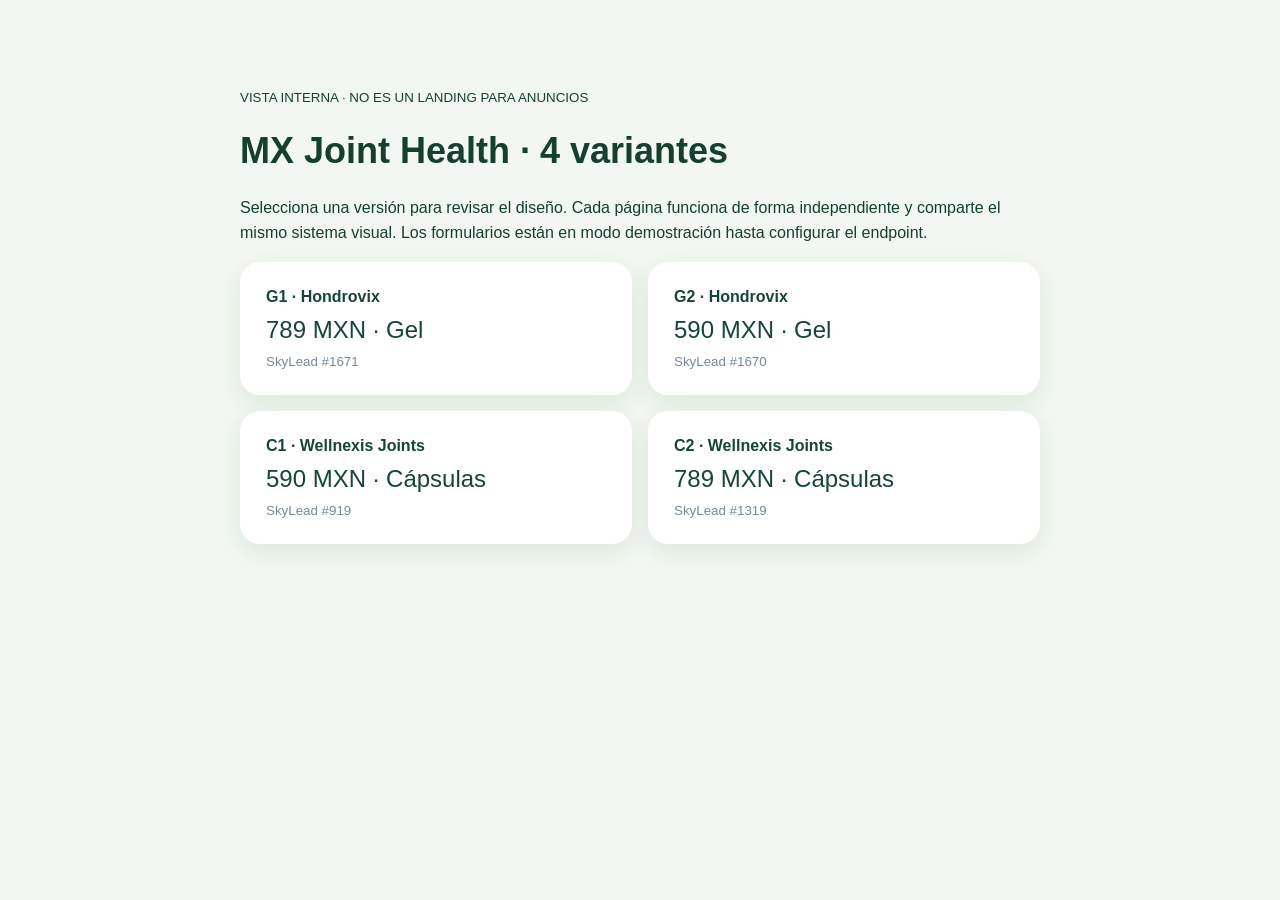
<file: index.html>
<!doctype html><html lang="es"><head><meta charset="utf-8"><meta name="viewport" content="width=device-width,initial-scale=1"><title>Vista previa · MX Joint Health</title><style>body{font:16px Arial;background:#f2f7f1;margin:0;color:#153f30}main{max-width:800px;margin:7vh auto;padding:25px}h1{font-size:36px}.grid{display:grid;grid-template-columns:repeat(2,1fr);gap:16px}a{display:grid;gap:10px;padding:26px;border-radius:20px;background:white;color:#154732;text-decoration:none;box-shadow:0 8px 25px #12522b18}a:hover{outline:2px solid #236a40}a span{font-size:24px}a small{color:#789}p{line-height:1.55}@media(max-width:620px){.grid{grid-template-columns:1fr}}</style></head><body><main><small>VISTA INTERNA · NO ES UN LANDING PARA ANUNCIOS</small><h1>MX Joint Health · 4 variantes</h1><p>Selecciona una versión para revisar el diseño. Cada página funciona de forma independiente y comparte el mismo sistema visual. Los formularios están en modo demostración hasta configurar el endpoint.</p><div class="grid"><a href="mx/g1/"><strong>G1 · Hondrovix</strong><span>789 MXN · Gel</span><small>SkyLead #1671</small></a><a href="mx/g2/"><strong>G2 · Hondrovix</strong><span>590 MXN · Gel</span><small>SkyLead #1670</small></a><a href="mx/c1/"><strong>C1 · Wellnexis Joints</strong><span>590 MXN · Cápsulas</span><small>SkyLead #919</small></a><a href="mx/c2/"><strong>C2 · Wellnexis Joints</strong><span>789 MXN · Cápsulas</span><small>SkyLead #1319</small></a></div></main></body></html>
</file>
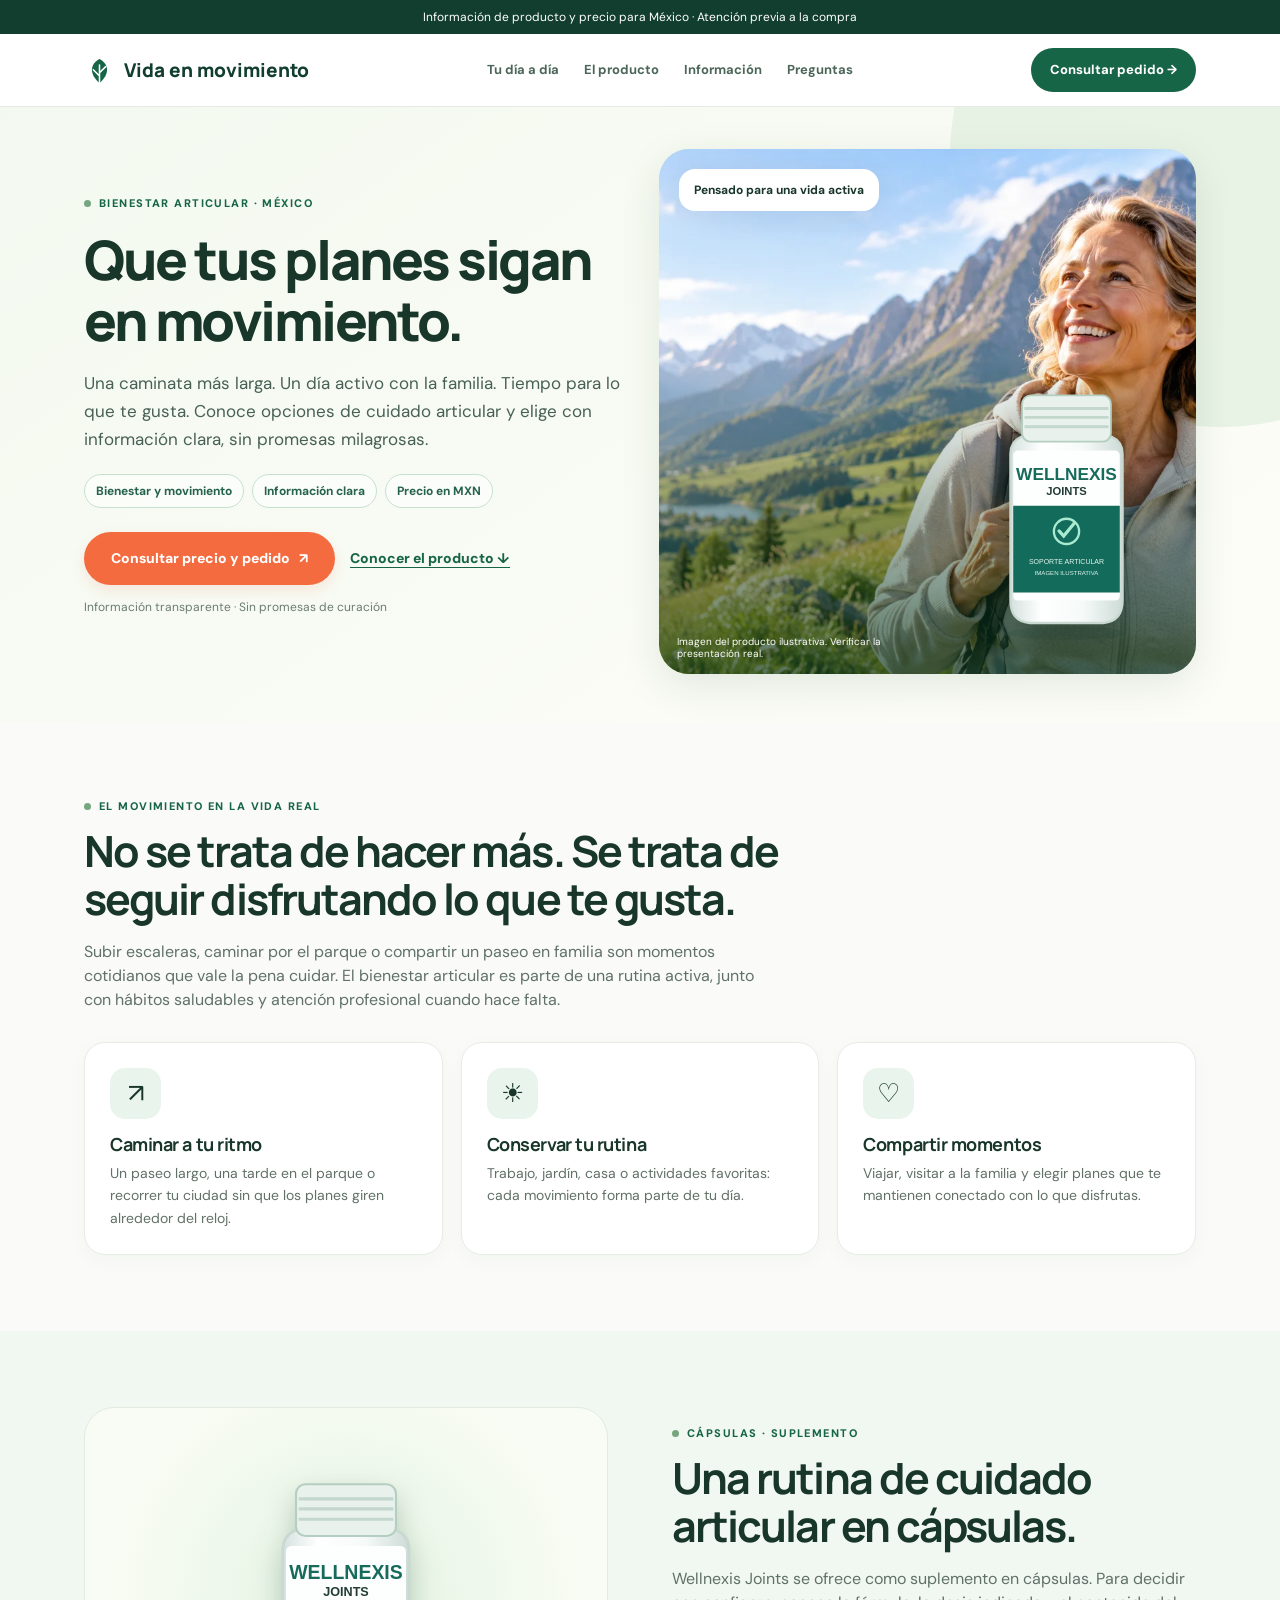
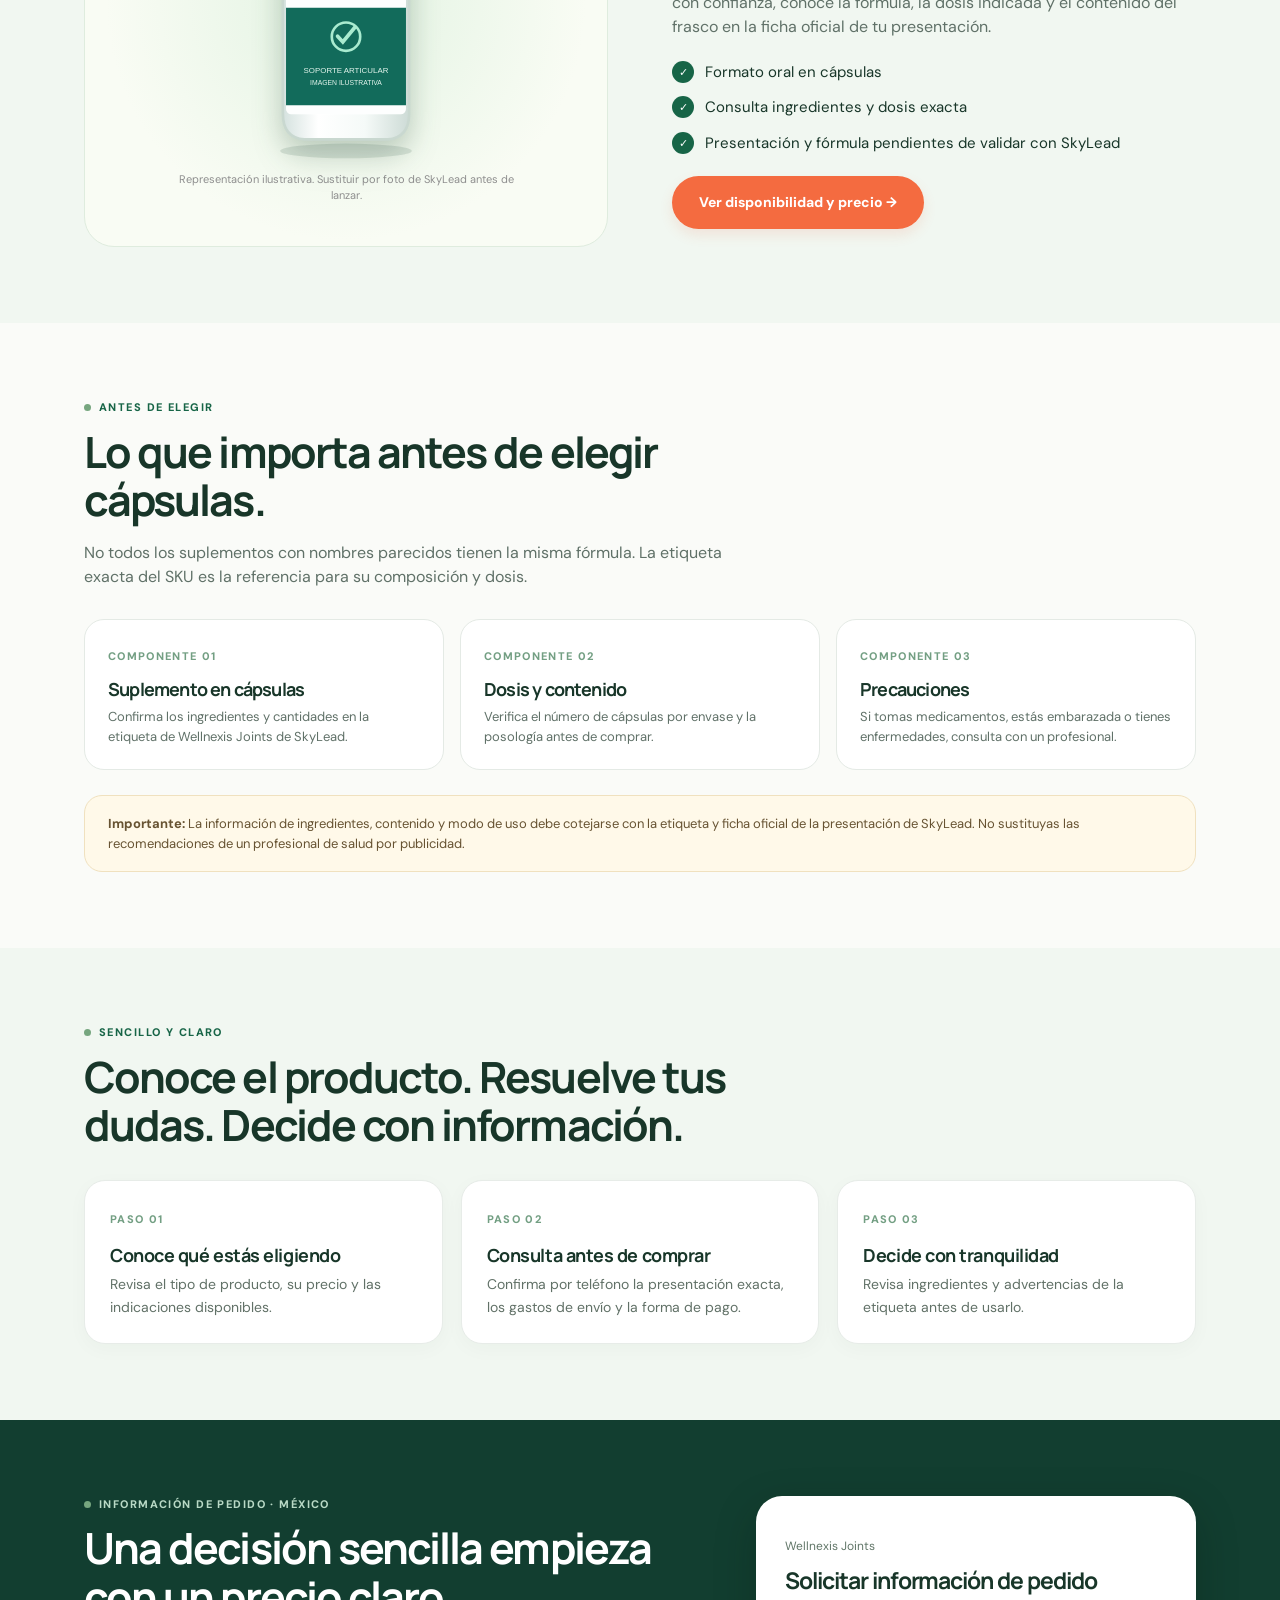
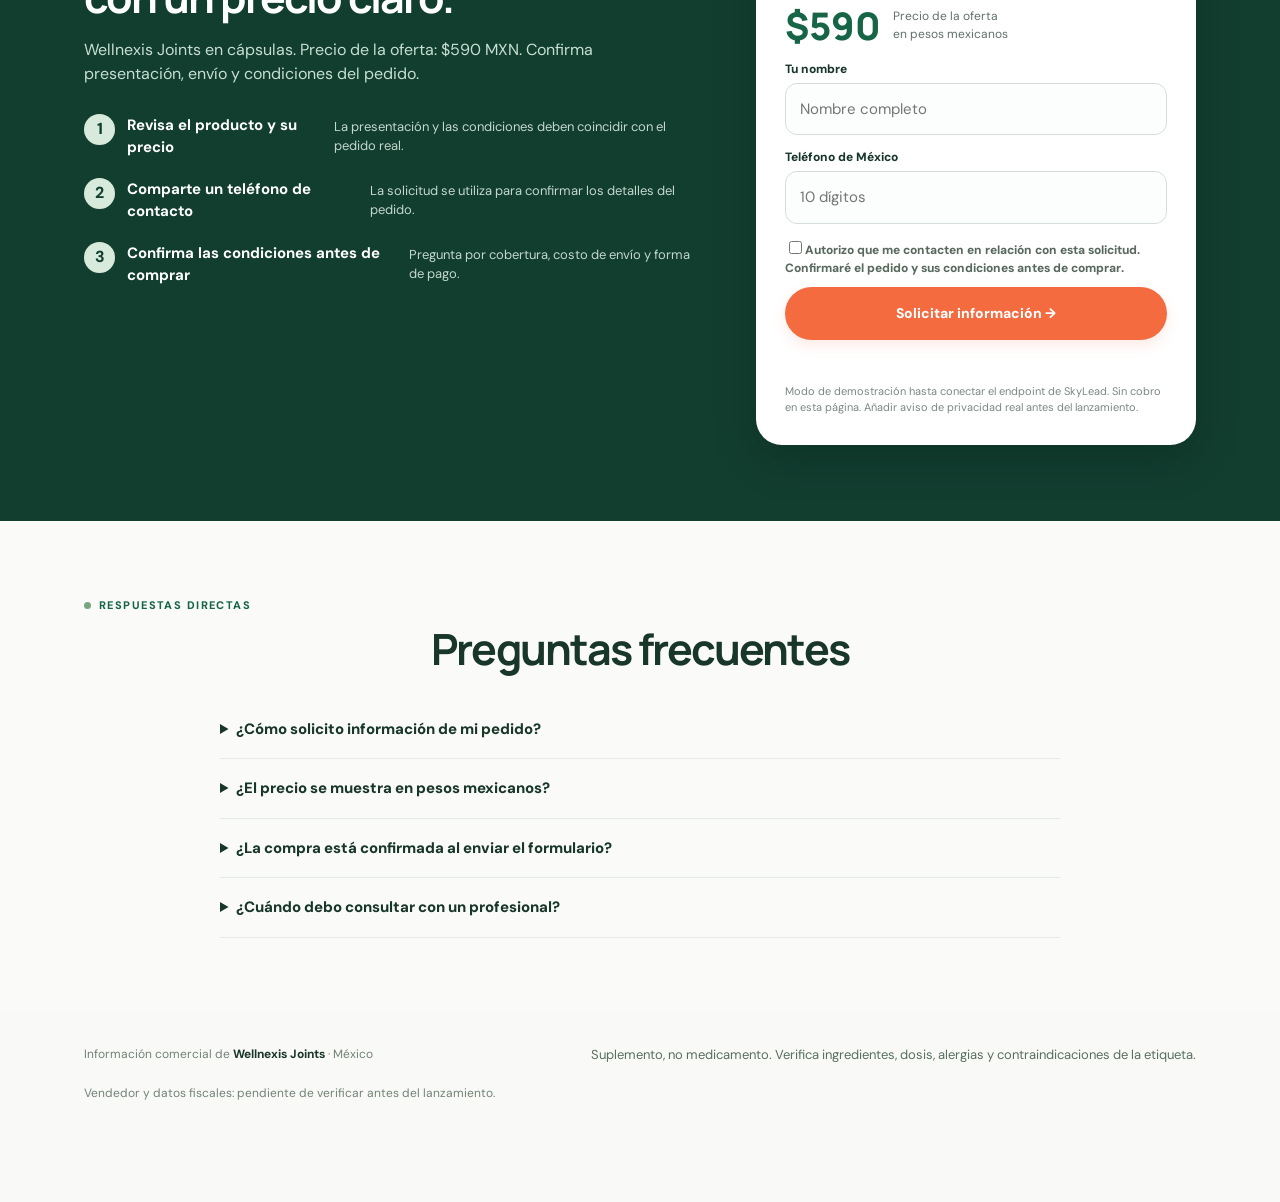
<file: mx/c1/index.html>
<!doctype html><html lang="es-MX"><head><meta charset="utf-8"><meta name="viewport" content="width=device-width,initial-scale=1"><meta name="theme-color" content="#123e30"><meta name="description" content="Conoce las características, precio y opciones de pedido de este producto de cuidado articular en México."><link rel="stylesheet" href="../../styles.css"><link rel="preload" as="image" href="../../assets/lifestyle.webp"><title>Bienestar articular | México</title><script defer src="config.js"></script><script defer src="../../app.js"></script></head><body>
<div class="top">Información de producto y precio para México · Atención previa a la compra</div>
<header class="header"><div class="container head-row"><a class="brand" href="#inicio" aria-label="Inicio"><svg aria-hidden="true" viewBox="0 0 40 40" fill="none"><path d="M20 36C7 25 7 12 20 5c13 7 13 20 0 31Z" fill="#176547"/><path d="M20 36V13M20 27l-8-8m8 4 8-8" stroke="white" stroke-width="2" stroke-linecap="round"/></svg>Vida en movimiento</a><nav class="nav"><a href="#experiencia">Tu día a día</a><a href="#producto">El producto</a><a href="#componentes">Información</a><a href="#preguntas">Preguntas</a></nav><a class="nav-cta" href="#pedido" data-order-click>Consultar pedido →</a></div></header>
<main><section class="hero" id="inicio"><div class="container hero-grid"><div><div class="eyebrow"><span class="dot"></span><span id="eyebrow"></span></div><h1 id="hero-title"></h1><p class="lead" id="hero-desc"></p><div class="hero-bullets" id="hero-bullets"></div><div class="hero-buttons"><a href="#pedido" class="btn" data-order-click>Consultar precio y pedido <span aria-hidden="true">↗</span></a><a href="#producto" class="text-link">Conocer el producto ↓</a></div><p class="mini-note">Información transparente · Sin promesas de curación</p></div><div class="hero-art"><img class="lifestyle" src="../../assets/lifestyle.webp" alt="Mujer adulta disfrutando una caminata al aire libre"><div class="art-tag" id="art-tag"></div><img id="product-img" class="floating-product" alt=""><span class="photo-disclaimer">Imagen del producto ilustrativa. Verificar la presentación real.</span></div></div></section>
<section class="section" id="experiencia"><div class="container"><div class="eyebrow"><span class="dot"></span>EL MOVIMIENTO EN LA VIDA REAL</div><h2 class="section-title">No se trata de hacer más. Se trata de seguir disfrutando lo que te gusta.</h2><p class="section-desc">Subir escaleras, caminar por el parque o compartir un paseo en familia son momentos cotidianos que vale la pena cuidar. El bienestar articular es parte de una rutina activa, junto con hábitos saludables y atención profesional cuando hace falta.</p><div class="moments"><article class="moment"><div class="moment-icon">↗</div><h3>Caminar a tu ritmo</h3><p>Un paseo largo, una tarde en el parque o recorrer tu ciudad sin que los planes giren alrededor del reloj.</p></article><article class="moment"><div class="moment-icon">☀</div><h3>Conservar tu rutina</h3><p>Trabajo, jardín, casa o actividades favoritas: cada movimiento forma parte de tu día.</p></article><article class="moment"><div class="moment-icon">♡</div><h3>Compartir momentos</h3><p>Viajar, visitar a la familia y elegir planes que te mantienen conectado con lo que disfrutas.</p></article></div></div></section>
<section class="section alt" id="producto"><div class="container split"><div class="product-stage"><img id="stage-img" alt=""><span class="no-photo">Representación ilustrativa. Sustituir por foto de SkyLead antes de lanzar.</span></div><div><div class="eyebrow"><span class="dot"></span><span id="product-format"></span></div><h2 class="section-title" id="product-subheading"></h2><p class="section-desc" id="product-description"></p><ul class="checks" id="product-checks"></ul><a class="btn" href="#pedido" data-order-click>Ver disponibilidad y precio →</a></div></div></section>
<section class="section" id="componentes"><div class="container"><div class="eyebrow"><span class="dot"></span>ANTES DE ELEGIR</div><h2 class="section-title" id="use-title"></h2><p class="section-desc" id="use-description"></p><div class="ingredient-grid" id="ingredients"></div><div class="callout"><strong>Importante:</strong> La información de ingredientes, contenido y modo de uso debe cotejarse con la etiqueta y ficha oficial de la presentación de SkyLead. No sustituyas las recomendaciones de un profesional de salud por publicidad.</div></div></section>
<section class="section alt"><div class="container"><div class="eyebrow"><span class="dot"></span>SENCILLO Y CLARO</div><h2 class="section-title">Conoce el producto. Resuelve tus dudas. Decide con información.</h2><div class="steps-grid" id="steps"></div></div></section>
<section class="order-area" id="pedido"><div class="container order-grid"><div><div class="eyebrow" style="color:#b9d9c6"><span class="dot"></span>INFORMACIÓN DE PEDIDO · MÉXICO</div><h2 class="section-title">Una decisión sencilla empieza con un precio claro.</h2><p class="section-desc" id="form-description"></p><div class="order-list"><div><span>1</span><div><strong>Revisa el producto y su precio</strong><small>La presentación y las condiciones deben coincidir con el pedido real.</small></div></div><div><span>2</span><div><strong>Comparte un teléfono de contacto</strong><small>La solicitud se utiliza para confirmar los detalles del pedido.</small></div></div><div><span>3</span><div><strong>Confirma las condiciones antes de comprar</strong><small>Pregunta por cobertura, costo de envío y forma de pago.</small></div></div></div></div><form class="order-form" id="lead-form"><p class="offer-label" id="product-label"></p><h3>Solicitar información de pedido</h3><div class="price"><strong data-price></strong><small>Precio de la oferta<br>en pesos mexicanos</small></div><label for="full-name">Tu nombre</label><input name="name" id="full-name" type="text" autocomplete="name" minlength="2" maxlength="80" placeholder="Nombre completo" required><label for="phone">Teléfono de México</label><input name="phone" id="phone" type="tel" autocomplete="tel-national" inputmode="tel" placeholder="10 dígitos" required><input type="hidden" name="subid" id="tracker-subid"><label class="consent" for="consent"><input id="consent" name="consent" type="checkbox" value="yes" required><span>Autorizo que me contacten en relación con esta solicitud. Confirmaré el pedido y sus condiciones antes de comprar.</span></label><button type="submit" class="btn" id="send">Solicitar información →</button><p class="form-status" role="status" id="status"></p><p class="form-small">Modo de demostración hasta conectar el endpoint de SkyLead. Sin cobro en esta página. Añadir aviso de privacidad real antes del lanzamiento.</p></form></div></section>
<section class="section" id="preguntas"><div class="container"><div class="eyebrow"><span class="dot"></span>RESPUESTAS DIRECTAS</div><h2 class="section-title" style="margin-left:auto;margin-right:auto;text-align:center">Preguntas frecuentes</h2><div class="faq-list" id="faqs"></div></div></section></main><footer class="foot"><div class="container foot-grid"><span>Información comercial de <strong id="product-identity" class="identity"></strong> · México</span><span id="specific-warning" class="warn"></span><span>Vendedor y datos fiscales: pendiente de verificar antes del lanzamiento.</span></div></footer><aside class="sticky"><div class="price-mini">Precio en MXN<strong data-price></strong></div><a class="btn" href="#pedido" data-order-click>Consultar pedido →</a></aside></body></html>
</file>
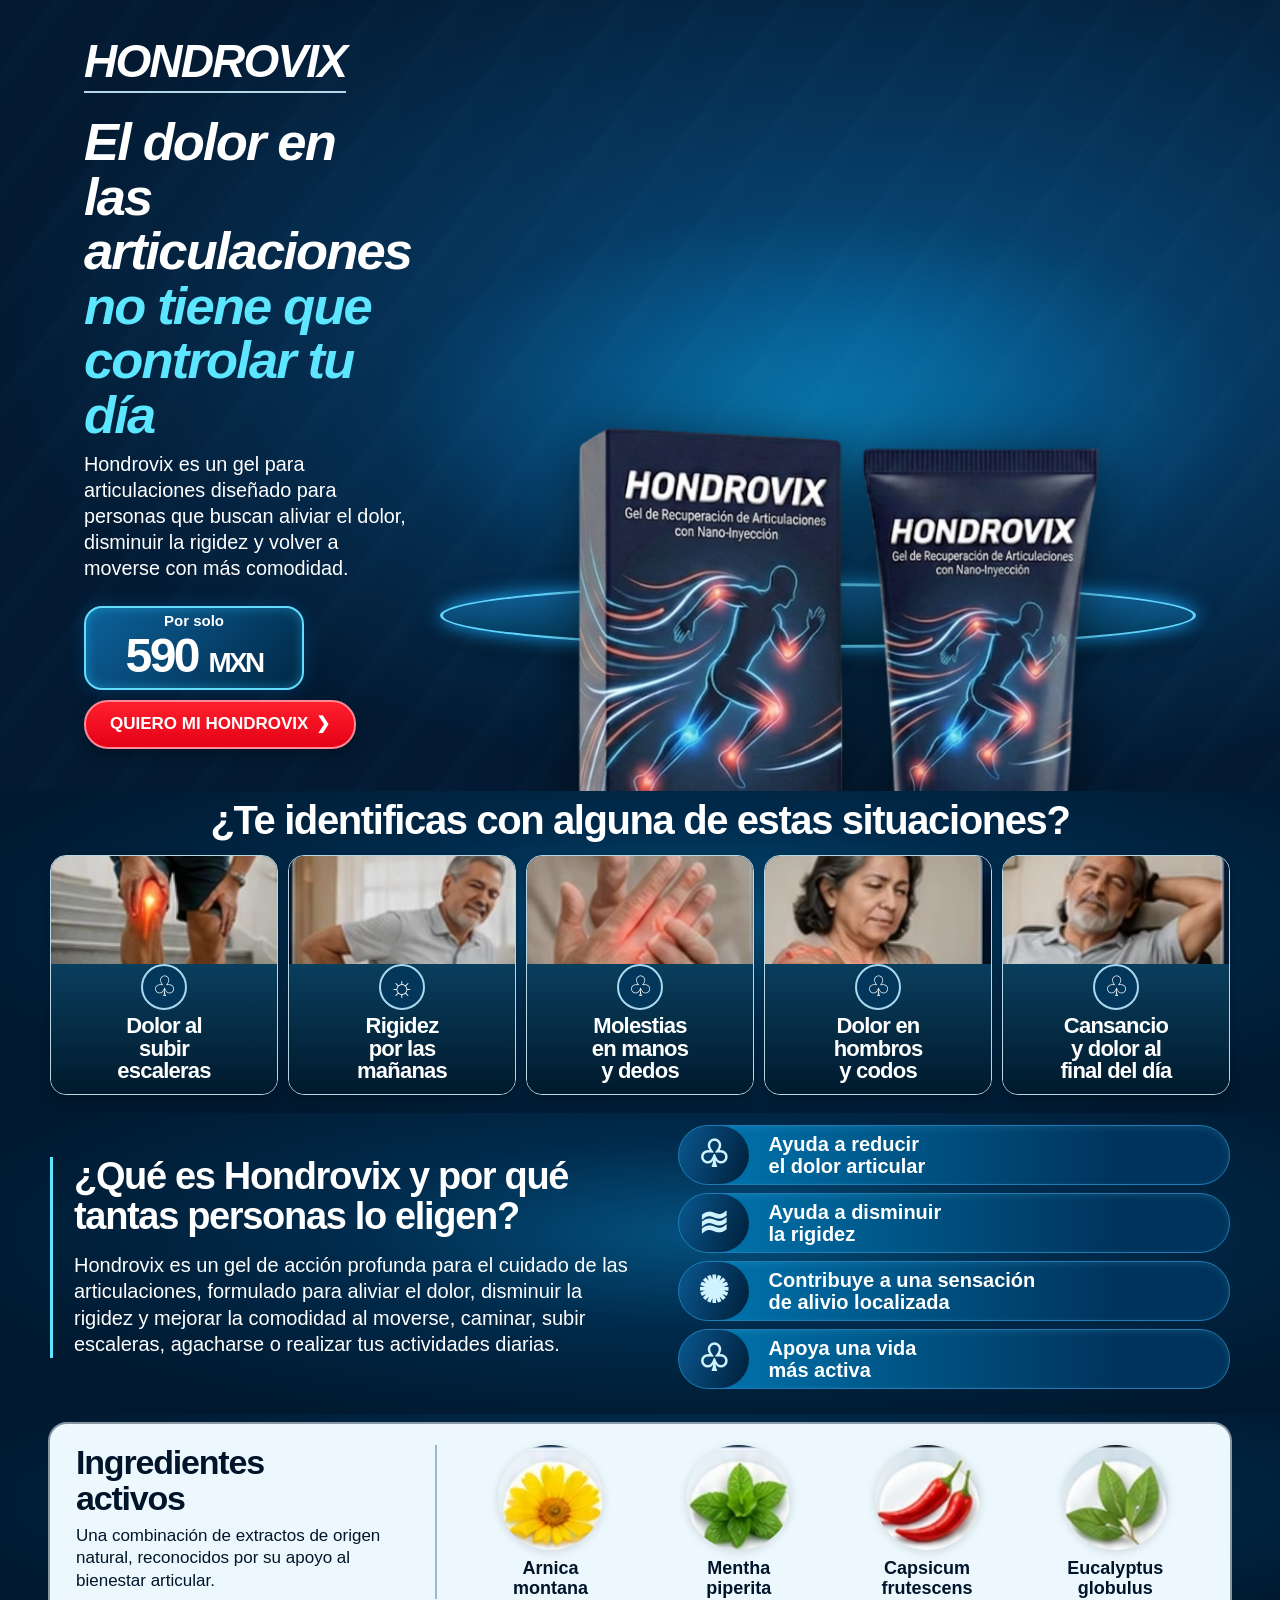
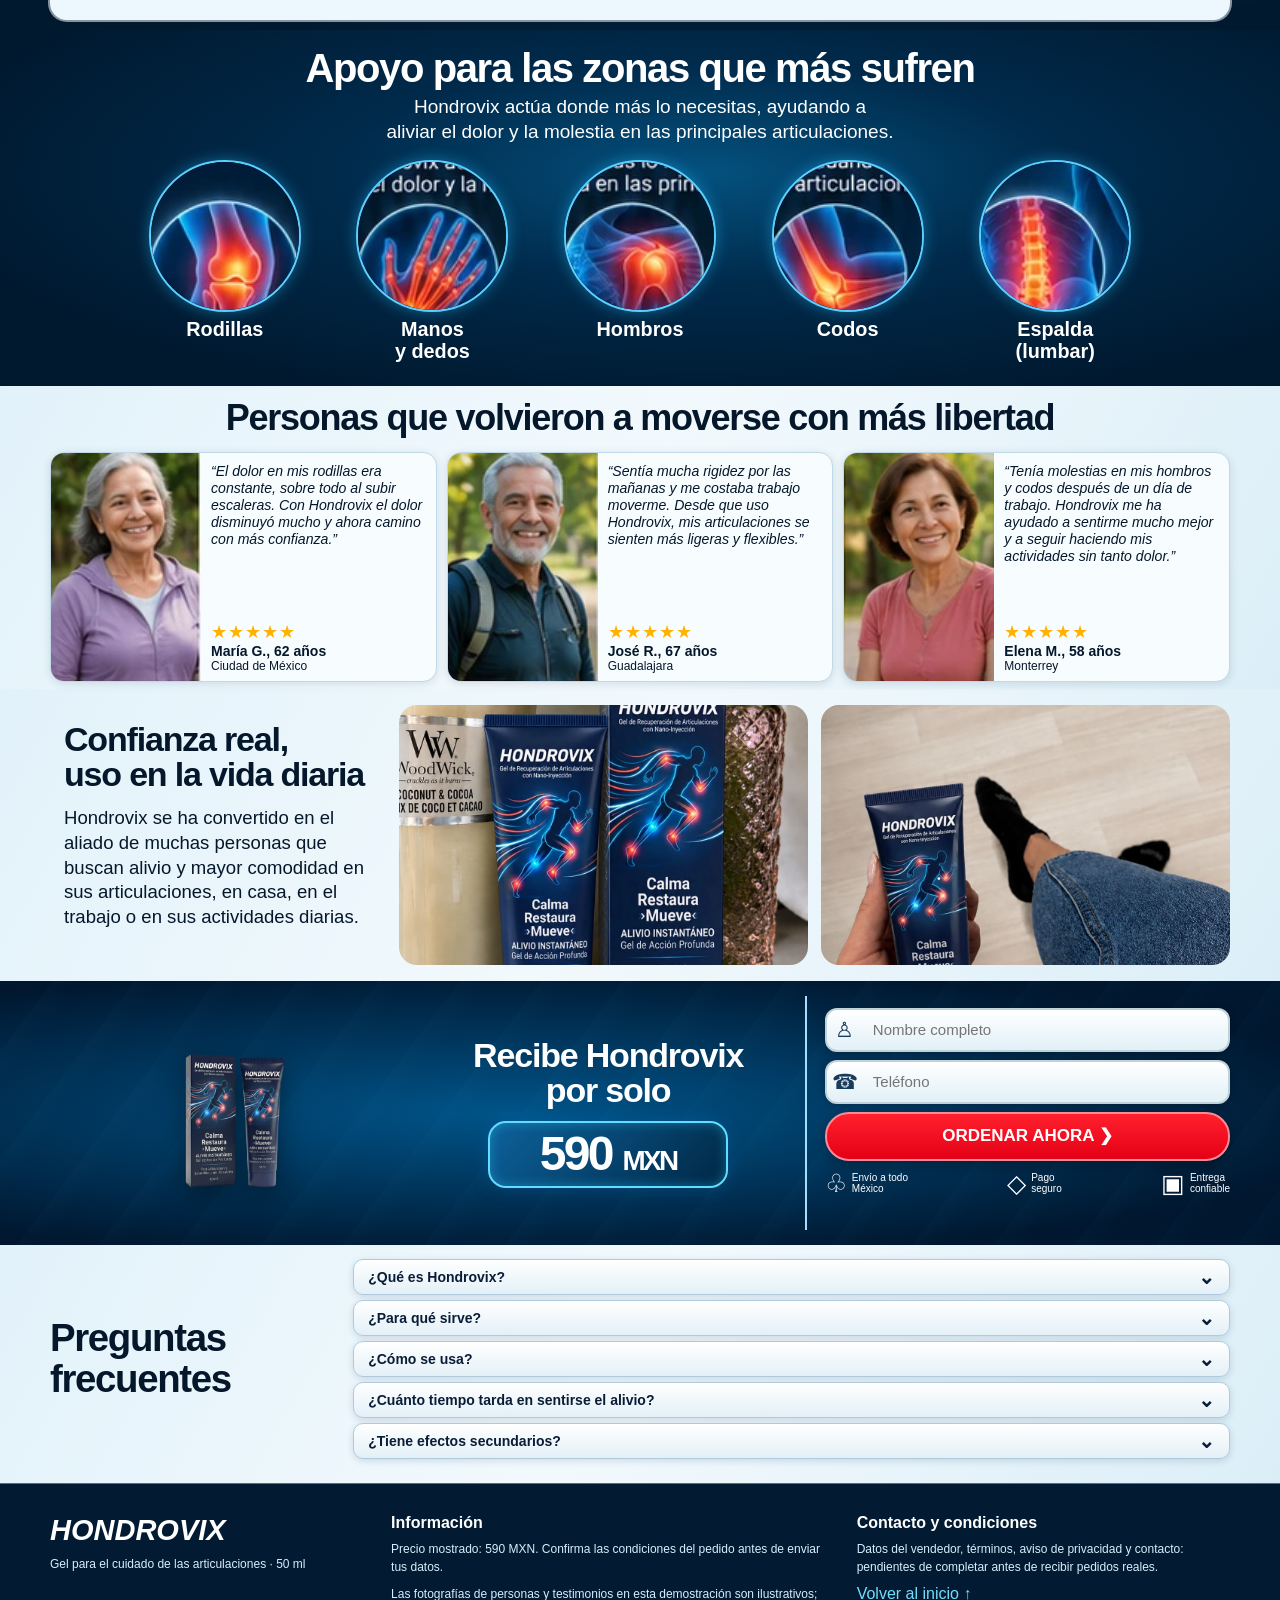
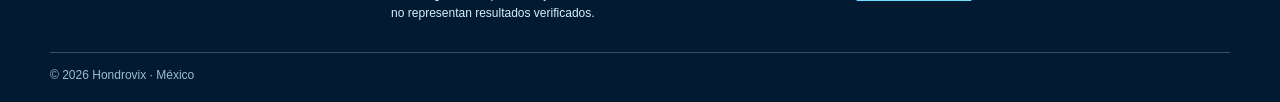
<file: mx/hondrovix-premium/index.html>
<!doctype html>
<html lang="es-MX"><head><meta charset="utf-8"><meta name="viewport" content="width=device-width,initial-scale=1,viewport-fit=cover"><meta name="theme-color" content="#031c35"><title>Hondrovix | Gel para articulaciones – México</title><meta name="description" content="Hondrovix gel para masaje articular. Conoce su presentación de 50 ml, ingredientes y precio de $590 MXN."><link rel="stylesheet" href="styles.css"></head>
<body><main>
  <section class="hero dark" id="inicio"><div class="shell hero-grid"><div class="hero-copy"><p class="wordmark">HONDROVIX</p><h1>El dolor en las articulaciones <em>no tiene que controlar tu día</em></h1><p class="hero-body">Hondrovix es un gel para articulaciones diseñado para personas que buscan aliviar el dolor, disminuir la rigidez y volver a moverse con más comodidad.</p><div class="hero-mobile-visual"><img src="assets/product.png" alt="Hondrovix: gel de recuperación de articulaciones de 50 ml con su caja" width="847" height="1264"></div><div class="price-pill"><span>Por solo</span><strong>590 <small>MXN</small></strong></div><a class="cta red" href="#pedido">QUIERO MI HONDROVIX <span aria-hidden="true">❯</span></a></div><div class="hero-product"><div class="halo"></div><div class="platform"></div><img src="assets/product.png" alt="Tubo y caja de Hondrovix" width="847" height="1264"></div></div></section>
  <section class="symptoms dark" id="situaciones"><div class="shell"><h2>¿Te identificas con alguna de estas situaciones?</h2><div class="symptom-grid"><article class="symptom-card"><img src="assets/case-1.webp" alt="Persona sujetándose la rodilla en las escaleras"><div class="symptom-info"><span class="symptom-symbol">♧</span><h3>Dolor al<br>subir<br>escaleras</h3></div></article><article class="symptom-card"><img src="assets/case-2.webp" alt="Hombre tocándose la zona lumbar"><div class="symptom-info"><span class="symptom-symbol">☼</span><h3>Rigidez<br>por las<br>mañanas</h3></div></article><article class="symptom-card"><img src="assets/case-3.webp" alt="Manos con molestia articular representada gráficamente"><div class="symptom-info"><span class="symptom-symbol">♧</span><h3>Molestias<br>en manos<br>y dedos</h3></div></article><article class="symptom-card"><img src="assets/case-4.webp" alt="Mujer masajeándose un hombro"><div class="symptom-info"><span class="symptom-symbol">♧</span><h3>Dolor en<br>hombros<br>y codos</h3></div></article><article class="symptom-card"><img src="assets/case-5.webp" alt="Hombre descansando tras un día de actividad"><div class="symptom-info"><span class="symptom-symbol">♧</span><h3>Cansancio<br>y dolor al<br>final del día</h3></div></article></div></div></section>
  <section class="explain dark" id="que-es"><div class="shell explain-grid"><div class="explain-copy"><h2>¿Qué es Hondrovix y por qué tantas personas lo eligen?</h2><p>Hondrovix es un gel de acción profunda para el cuidado de las articulaciones, formulado para aliviar el dolor, disminuir la rigidez y mejorar la comodidad al moverse, caminar, subir escaleras, agacharse o realizar tus actividades diarias.</p></div><div class="benefit-stack"><div class="benefit"><span>♧</span>Ayuda a reducir<br>el dolor articular</div><div class="benefit"><span>≋</span>Ayuda a disminuir<br>la rigidez</div><div class="benefit"><span>✺</span>Contribuye a una sensación<br>de alivio localizada</div><div class="benefit"><span>♧</span>Apoya una vida<br>más activa</div></div></div></section>
  <section class="ingredients dark" id="ingredientes"><div class="shell ingredient-surface"><div class="ingredient-heading"><h2>Ingredientes<br>activos</h2><p>Una combinación de extractos de origen natural, reconocidos por su apoyo al bienestar articular.</p></div><div class="ingredients-list"><div class="ingredient"><img src="assets/ing-1.webp" alt="Flor de árnica"><strong>Arnica<br>montana</strong></div><div class="ingredient"><img src="assets/ing-2.webp" alt="Hojas de menta"><strong>Mentha<br>piperita</strong></div><div class="ingredient"><img src="assets/ing-3.webp" alt="Chiles rojos"><strong>Capsicum<br>frutescens</strong></div><div class="ingredient"><img src="assets/ing-4.webp" alt="Hojas de eucalipto"><strong>Eucalyptus<br>globulus</strong></div></div></div></section>
  <section class="zones dark" id="zonas"><div class="shell"><h2>Apoyo para las zonas que más sufren</h2><p>Hondrovix actúa donde más lo necesitas, ayudando a<br class="wide-break"> aliviar el dolor y la molestia en las principales articulaciones.</p><div class="joints-grid"><div class="joint-card"><img src="assets/joint-1.webp" alt="Ilustración de articulación de rodilla"><strong>Rodillas</strong></div><div class="joint-card"><img src="assets/joint-2.webp" alt="Ilustración de articulaciones de la mano"><strong>Manos<br>y dedos</strong></div><div class="joint-card"><img src="assets/joint-3.webp" alt="Ilustración de articulación del hombro"><strong>Hombros</strong></div><div class="joint-card"><img src="assets/joint-4.webp" alt="Ilustración de articulación del codo"><strong>Codos</strong></div><div class="joint-card"><img src="assets/joint-5.webp" alt="Ilustración de zona lumbar"><strong>Espalda<br>(lumbar)</strong></div></div></div></section>
  <section class="stories light" id="experiencias"><div class="shell"><h2>Personas que volvieron a moverse con más libertad</h2><div class="story-grid"><article class="story"><img src="assets/person-1.webp" alt="Retrato ilustrativo de mujer mayor"><div class="story-quote"><p>“El dolor en mis rodillas era constante, sobre todo al subir escaleras. Con Hondrovix el dolor disminuyó mucho y ahora camino con más confianza.”</p><div class="stars" aria-label="Cinco estrellas">★★★★★</div><strong>María G., 62 años</strong><span>Ciudad de México</span></div></article><article class="story"><img src="assets/person-2.webp" alt="Retrato ilustrativo de hombre mayor"><div class="story-quote"><p>“Sentía mucha rigidez por las mañanas y me costaba trabajo moverme. Desde que uso Hondrovix, mis articulaciones se sienten más ligeras y flexibles.”</p><div class="stars" aria-label="Cinco estrellas">★★★★★</div><strong>José R., 67 años</strong><span>Guadalajara</span></div></article><article class="story"><img src="assets/person-3.webp" alt="Retrato ilustrativo de mujer"><div class="story-quote"><p>“Tenía molestias en mis hombros y codos después de un día de trabajo. Hondrovix me ha ayudado a sentirme mucho mejor y a seguir haciendo mis actividades sin tanto dolor.”</p><div class="stars" aria-label="Cinco estrellas">★★★★★</div><strong>Elena M., 58 años</strong><span>Monterrey</span></div></article></div></div></section>
  <section class="real light" id="producto"><div class="shell real-grid"><div class="real-text"><h2>Confianza real,<br>uso en la vida diaria</h2><p>Hondrovix se ha convertido en el aliado de muchas personas que buscan alivio y mayor comodidad en sus articulaciones, en casa, en el trabajo o en sus actividades diarias.</p></div><img src="assets/real-table.webp" alt="Fotografía real del envase y la caja Hondrovix sobre una mesa"><img src="assets/real-hand.webp" alt="Fotografía real del tubo Hondrovix sostenido en la mano"></div></section>
  <section class="order dark" id="pedido"><div class="shell order-grid"><img class="order-product" src="assets/product.png" alt="Hondrovix 50 ml, caja y tubo"><div class="order-price"><h2>Recibe Hondrovix<br>por solo</h2><div class="price-pill"><strong>590 <small>MXN</small></strong></div></div><form class="order-form" id="orderForm"><label class="input"><span class="field-icon">♙</span><input name="name" aria-label="Nombre completo" placeholder="Nombre completo" autocomplete="name" minlength="2" required></label><label class="input"><span class="field-icon">☎</span><input type="tel" name="phone" aria-label="Teléfono" placeholder="Teléfono" autocomplete="tel" minlength="8" required></label><button class="cta red" type="submit">ORDENAR AHORA ❯</button><div class="form-mini"><span>♧<small>Envío a todo<br>México</small></span><span>◇<small>Pago<br>seguro</small></span><span>▣<small>Entrega<br>confiable</small></span></div><p class="form-status" id="formStatus" role="status"></p></form></div></section>
  <section class="faq light" id="preguntas"><div class="shell faq-grid"><h2>Preguntas<br>frecuentes</h2><div class="faq-items"><details><summary>¿Qué es Hondrovix?</summary><p>Hondrovix es un gel para masaje y cuidado localizado de las articulaciones, en presentación de 50 ml.</p></details><details><summary>¿Para qué sirve?</summary><p>Está pensado para el cuidado de áreas articulares como rodillas, manos, hombros y codos. La respuesta puede variar de una persona a otra.</p></details><details><summary>¿Cómo se usa?</summary><p>Uso externo. Consulta las instrucciones del envase antes de aplicarlo. Evita ojos, mucosas y piel irritada.</p></details><details><summary>¿Cuánto tiempo tarda en sentirse el alivio?</summary><p>El tiempo y la experiencia varían de una persona a otra; no se garantiza un resultado ni un plazo específico.</p></details><details><summary>¿Tiene efectos secundarios?</summary><p>Los extractos vegetales pueden causar sensibilidad o irritación en algunas personas. Suspende su uso si aparece una reacción adversa.</p></details></div></div></section>
  <footer class="footer"><div class="shell footer-grid"><div><strong class="footer-brand">HONDROVIX</strong><p>Gel para el cuidado de las articulaciones · 50 ml</p></div><div><strong>Información</strong><p>Precio mostrado: 590 MXN. Confirma las condiciones del pedido antes de enviar tus datos.</p><p>Las fotografías de personas y testimonios en esta demostración son ilustrativos; no representan resultados verificados.</p></div><div><strong>Contacto y condiciones</strong><p>Datos del vendedor, términos, aviso de privacidad y contacto: pendientes de completar antes de recibir pedidos reales.</p><a href="#inicio">Volver al inicio ↑</a></div></div><div class="shell copyright">© <span id="year">2026</span> Hondrovix · México</div></footer>
</main><div class="sticky-order" id="stickyOrder"><strong>Hondrovix · 590 MXN</strong><a href="#pedido">ORDENAR AHORA ❯</a></div><script src="script.js" defer></script></body></html>
</file>
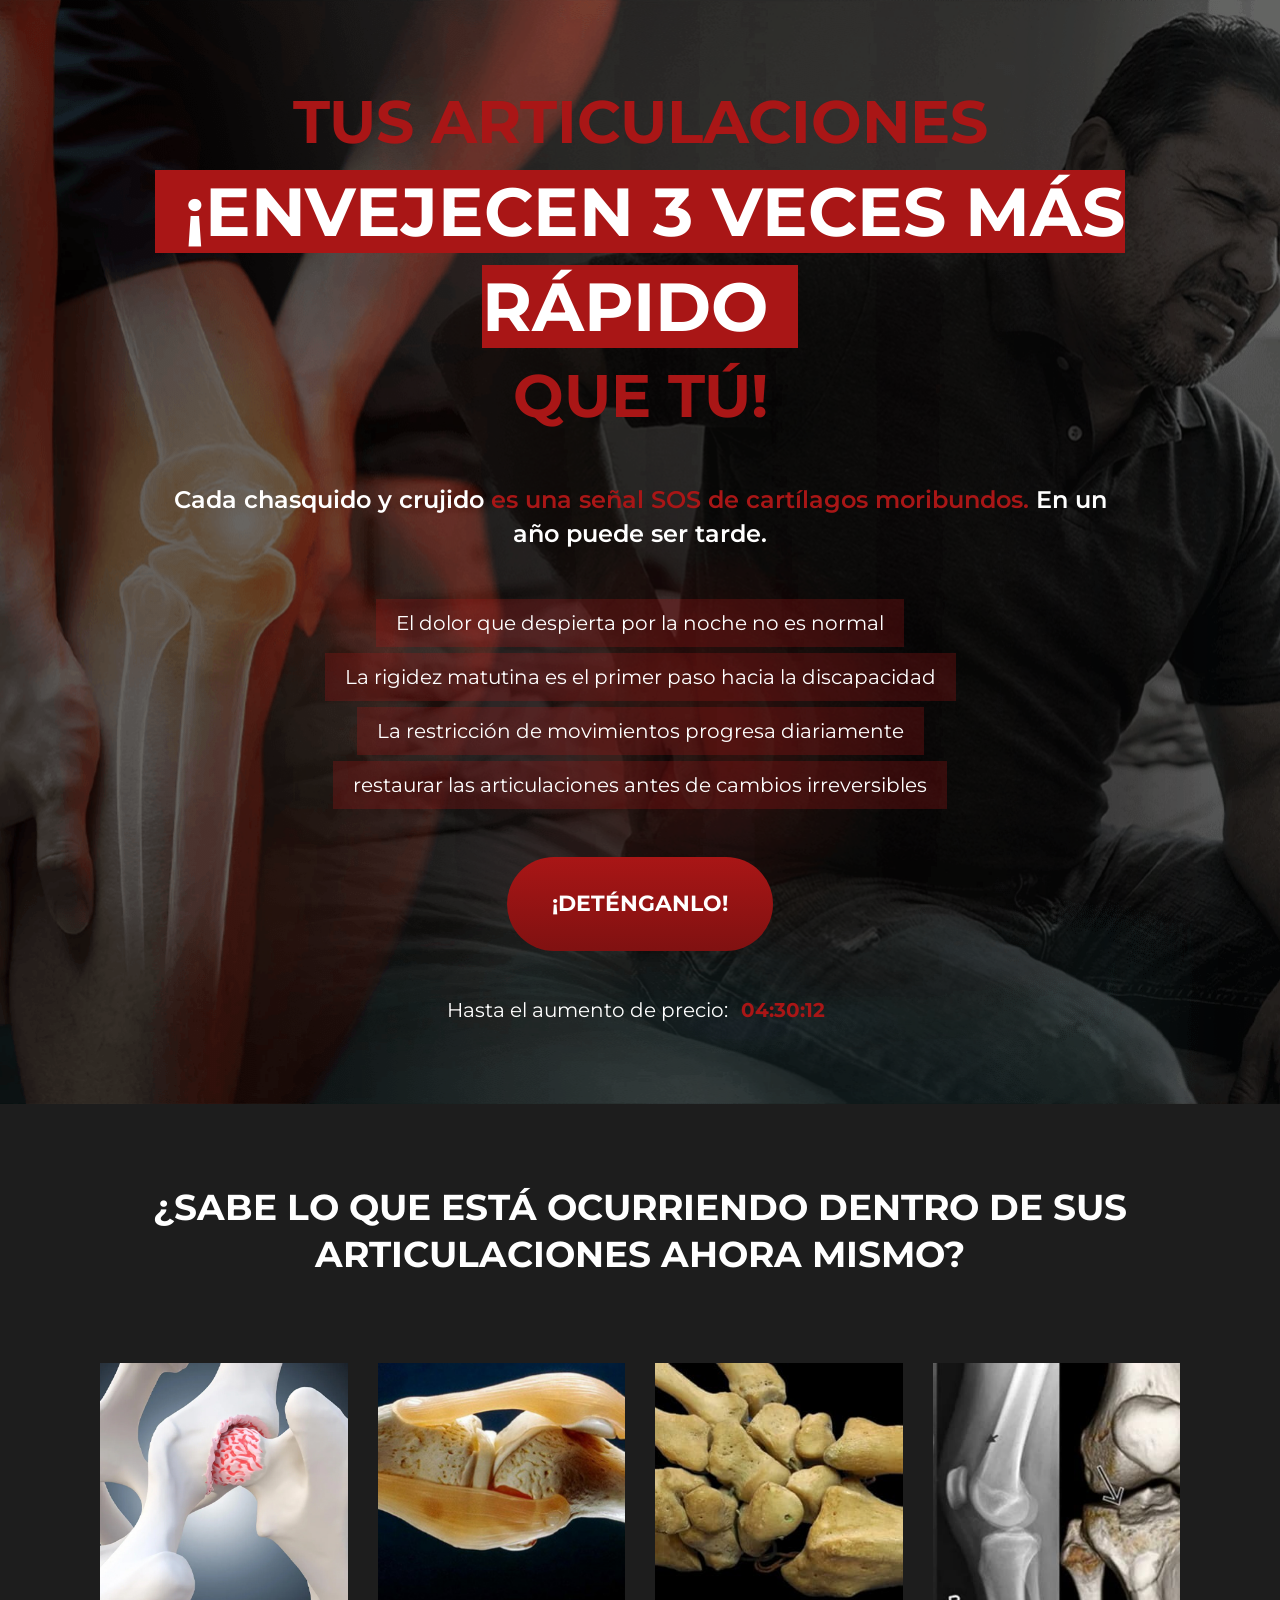
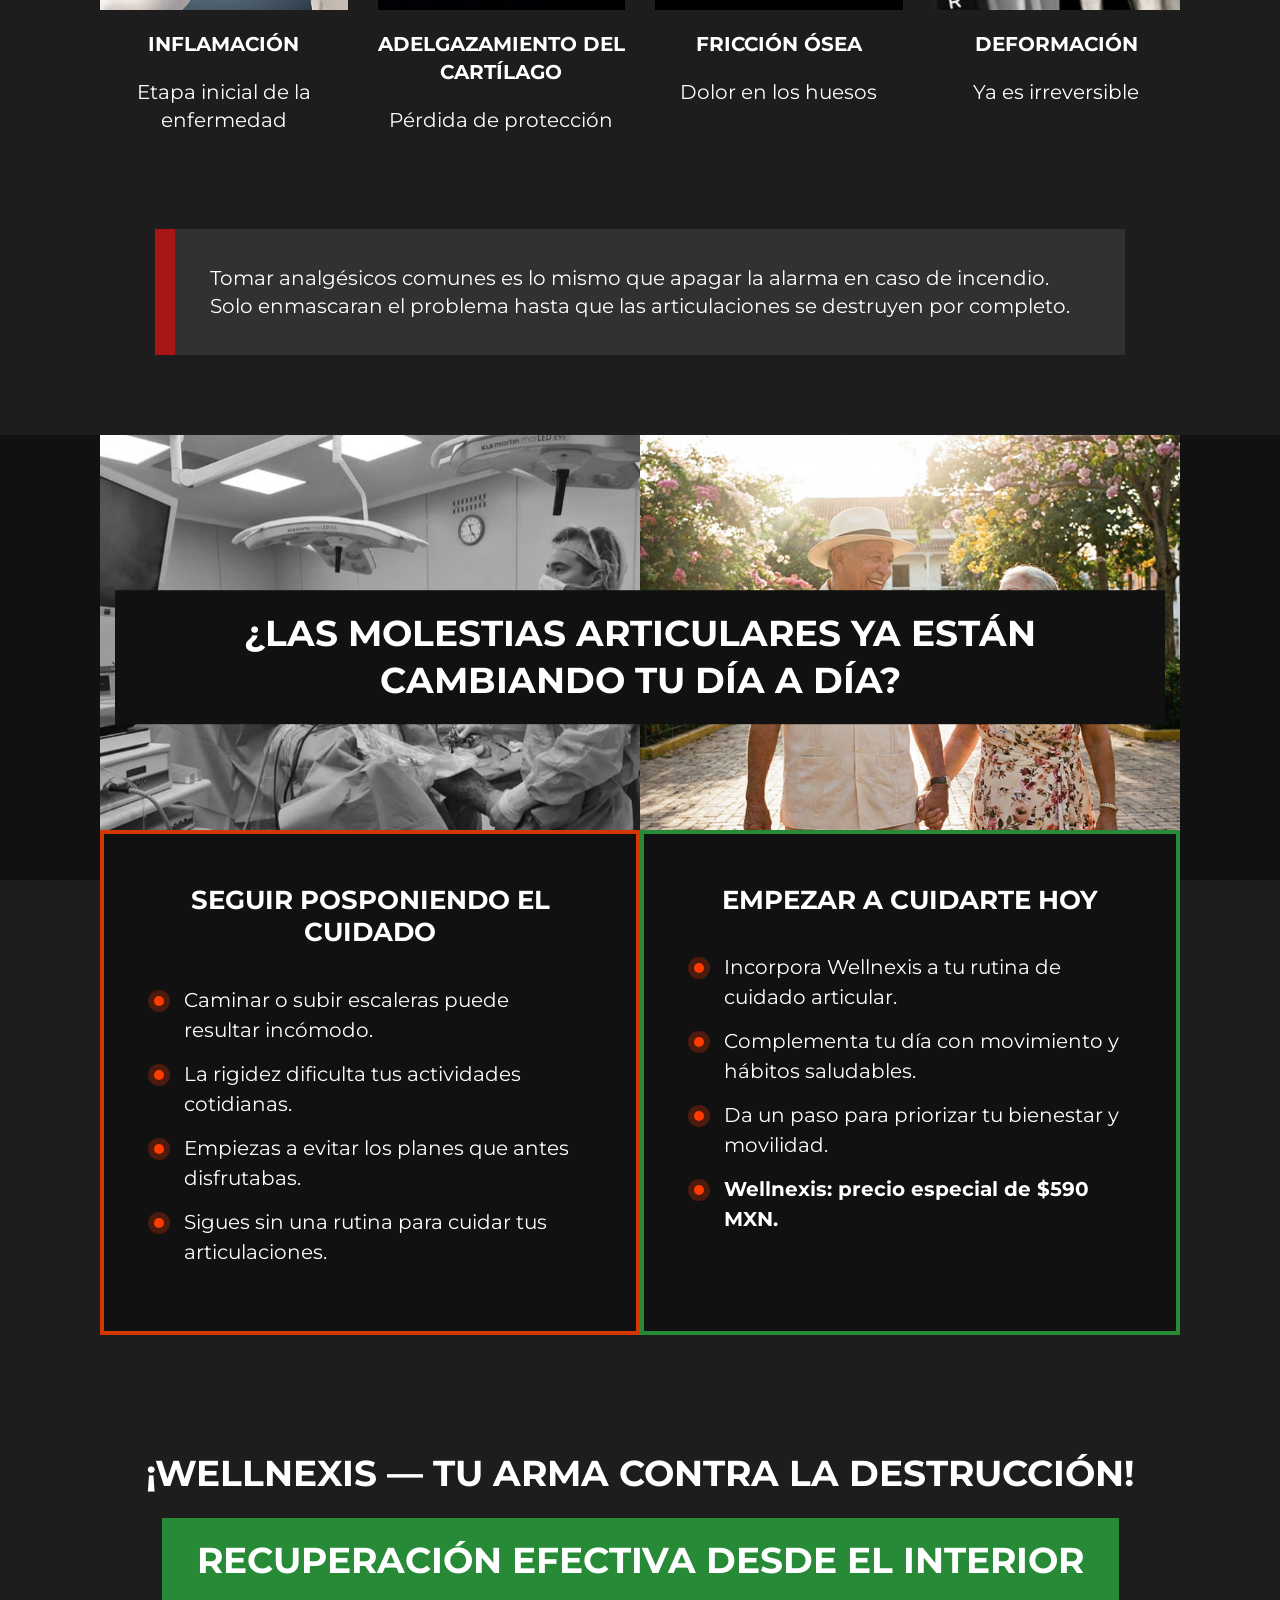
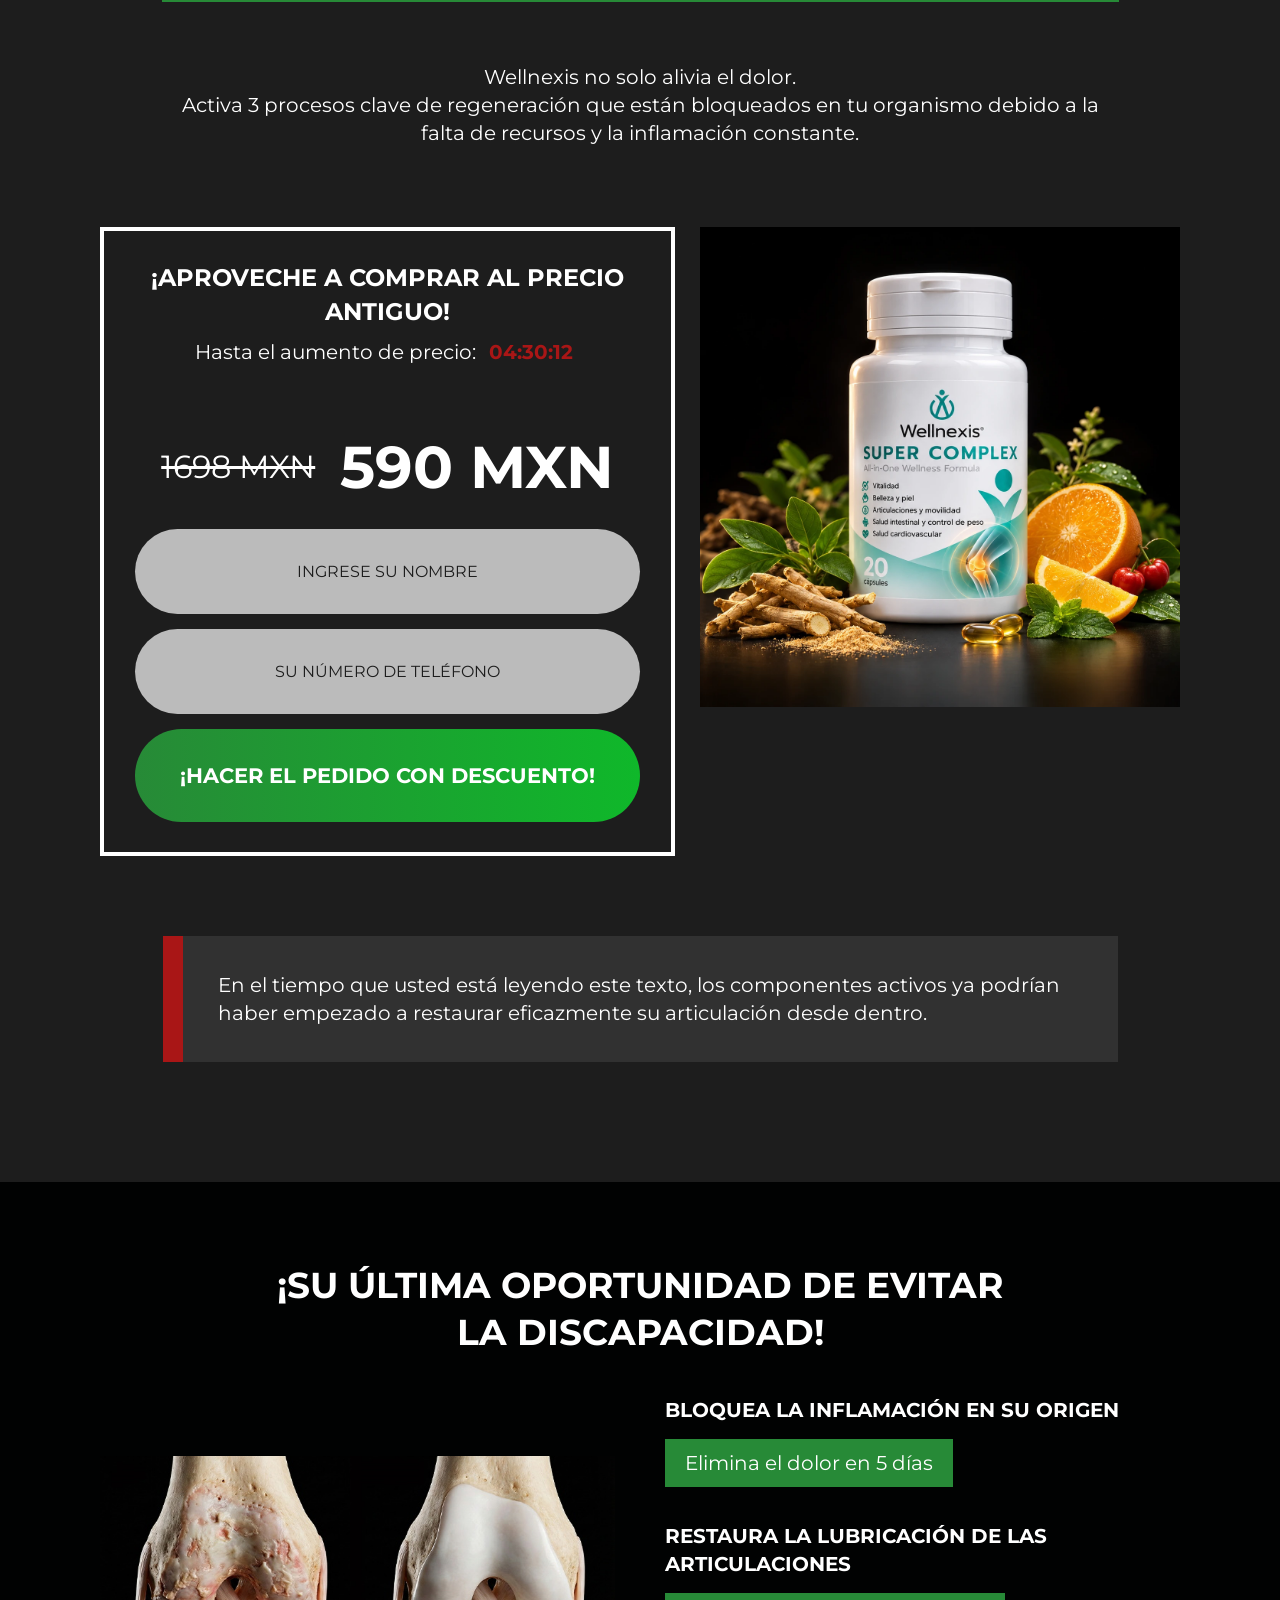
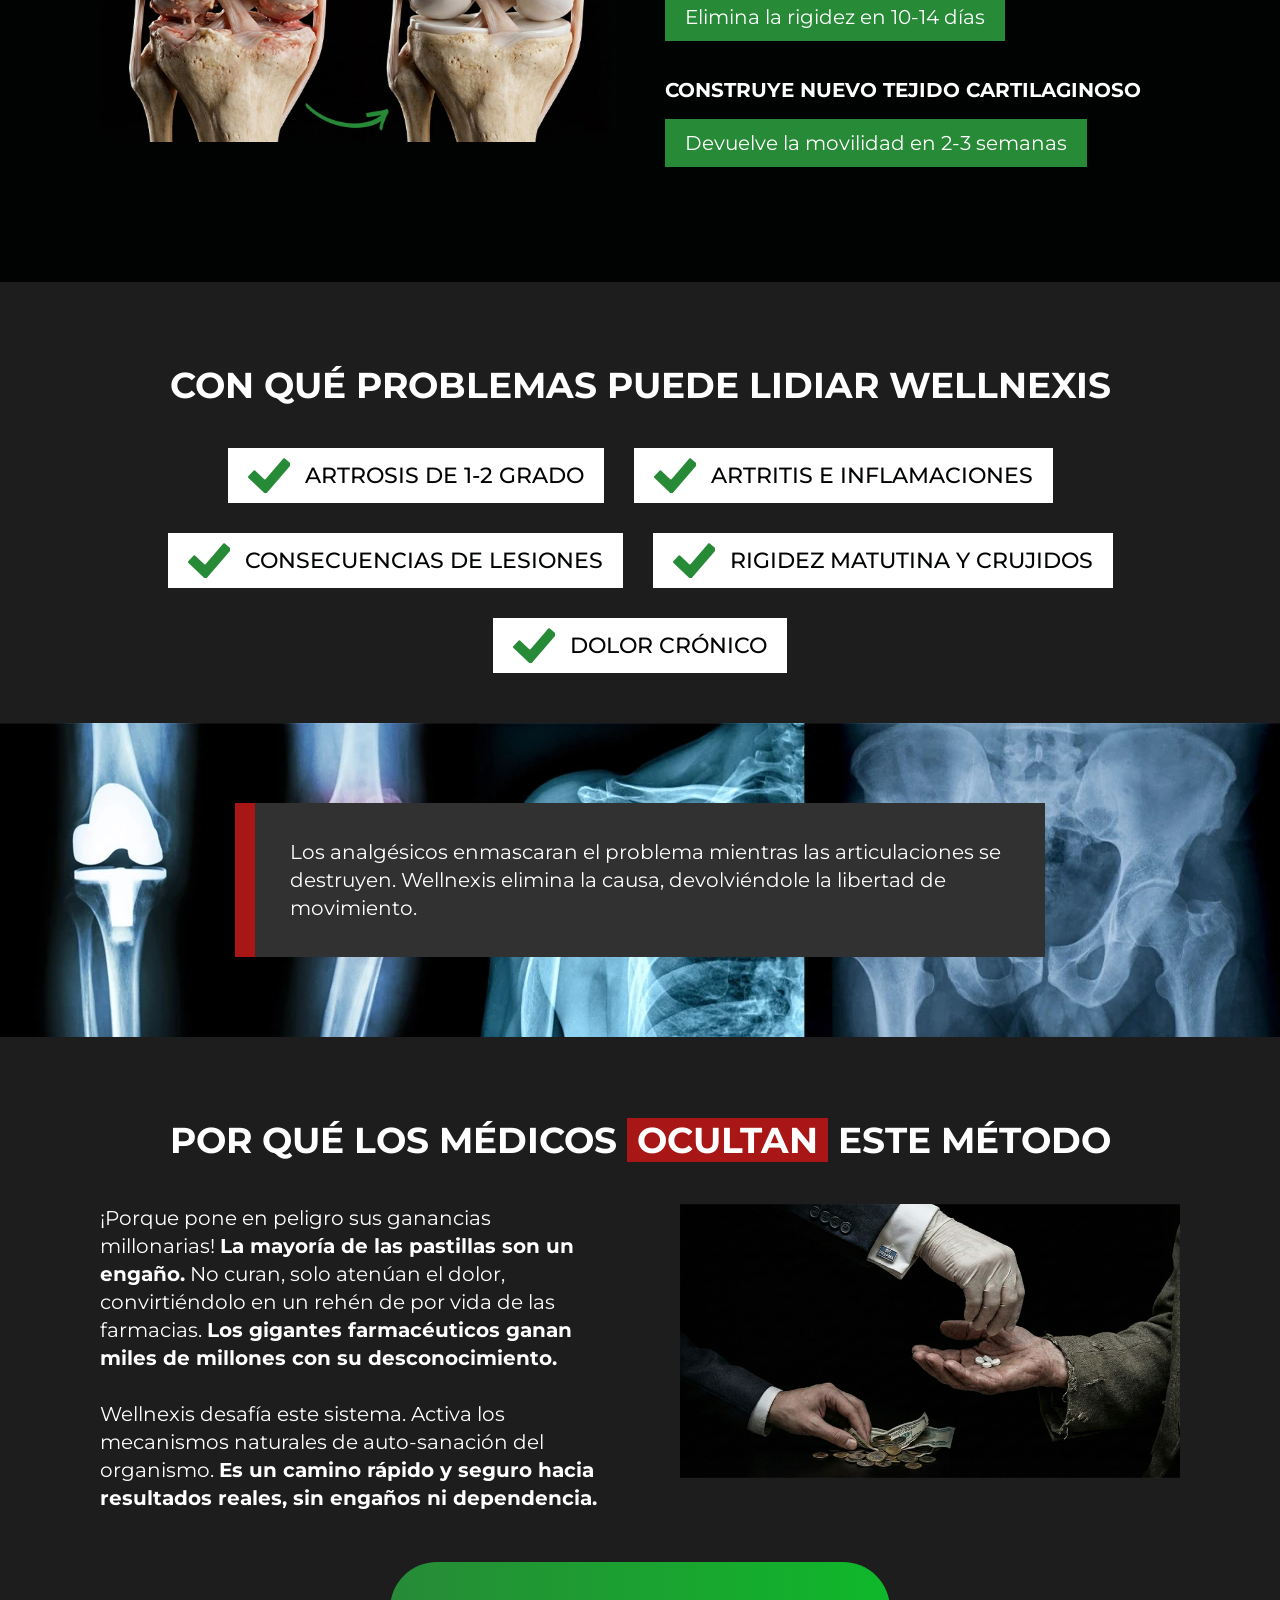
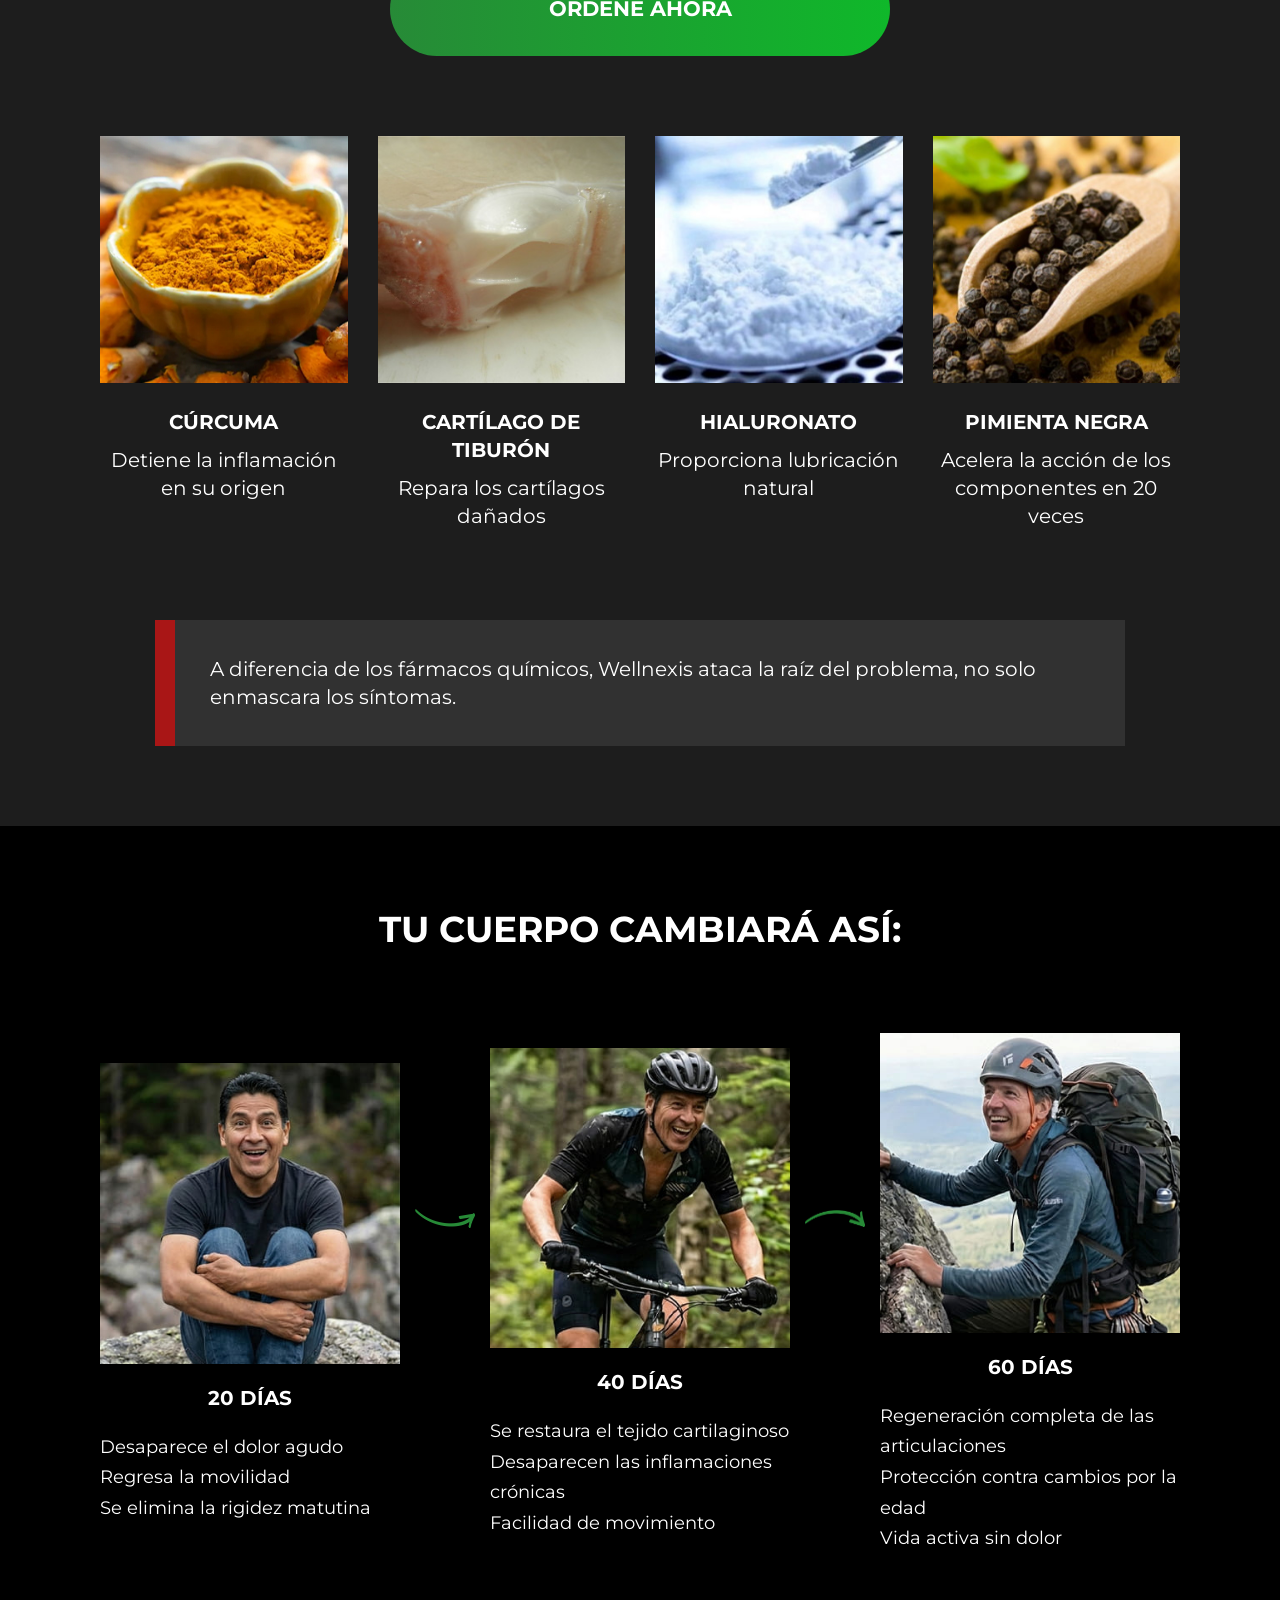
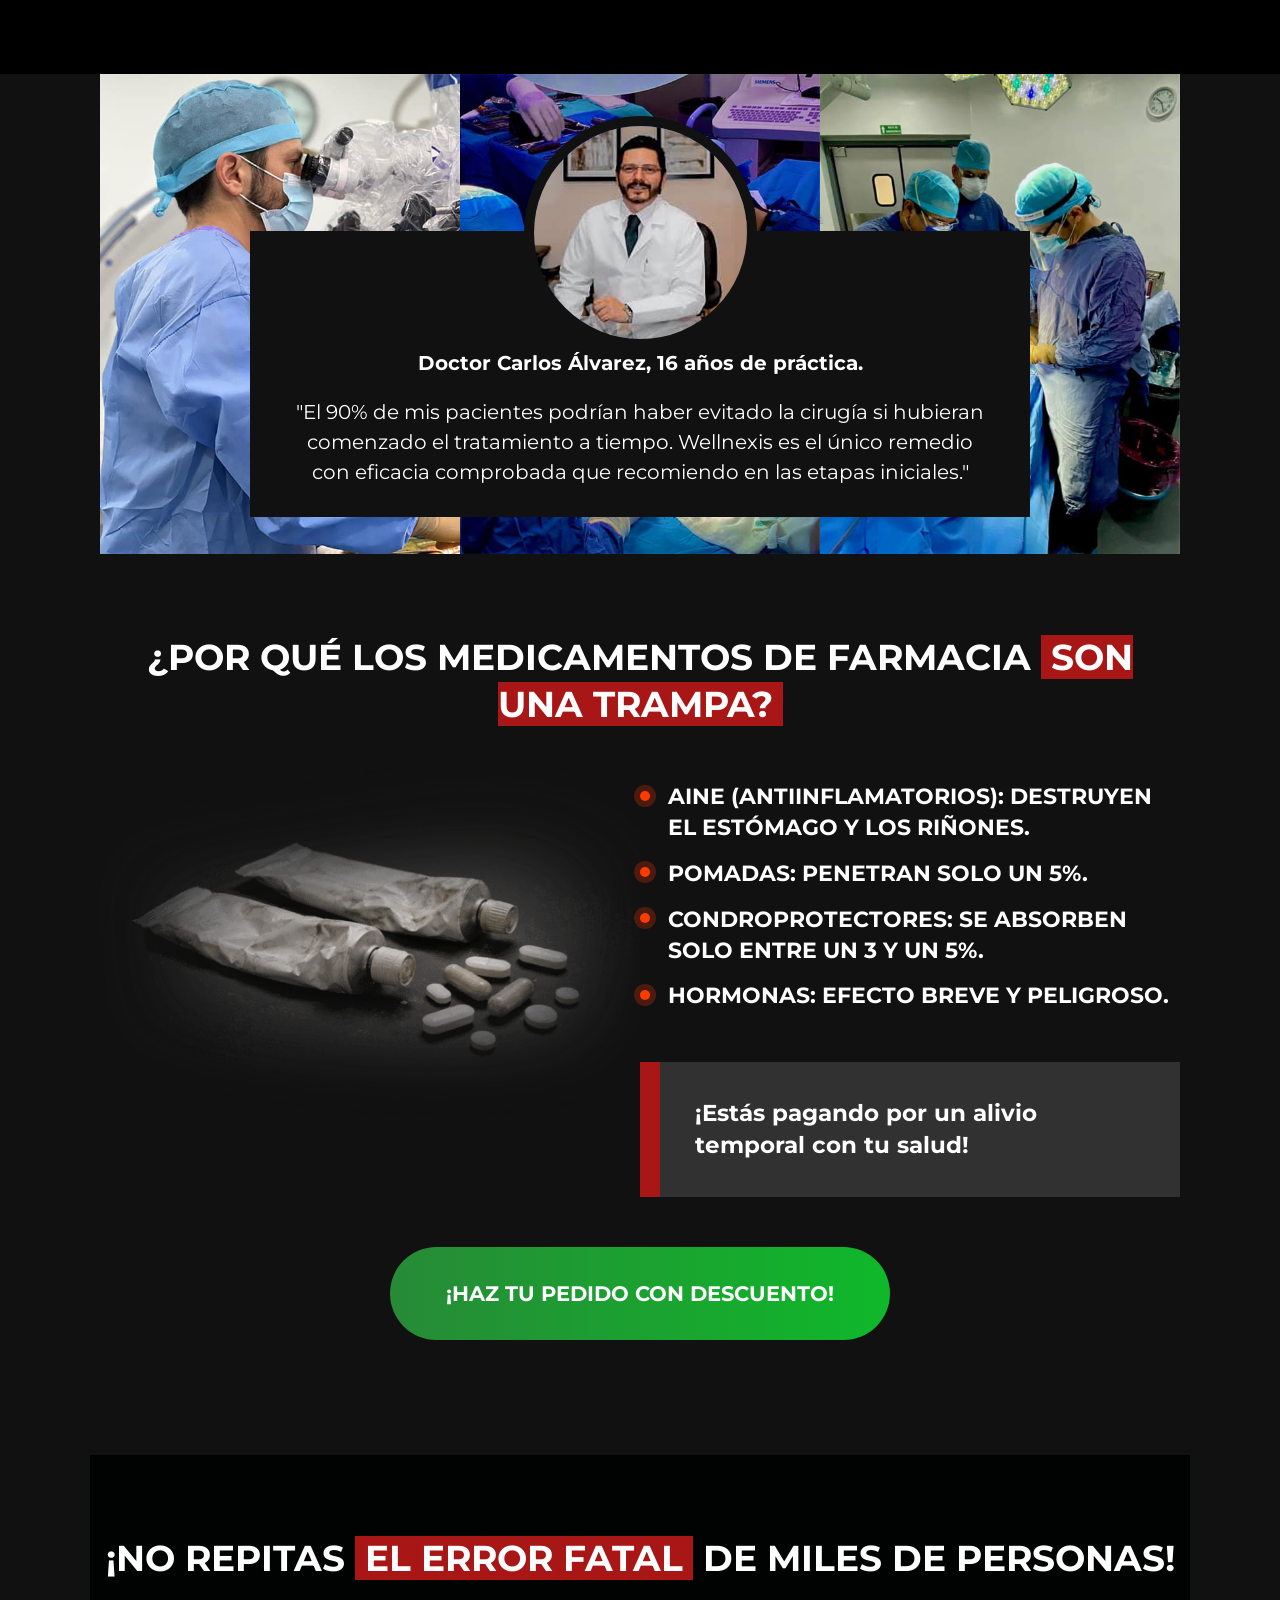
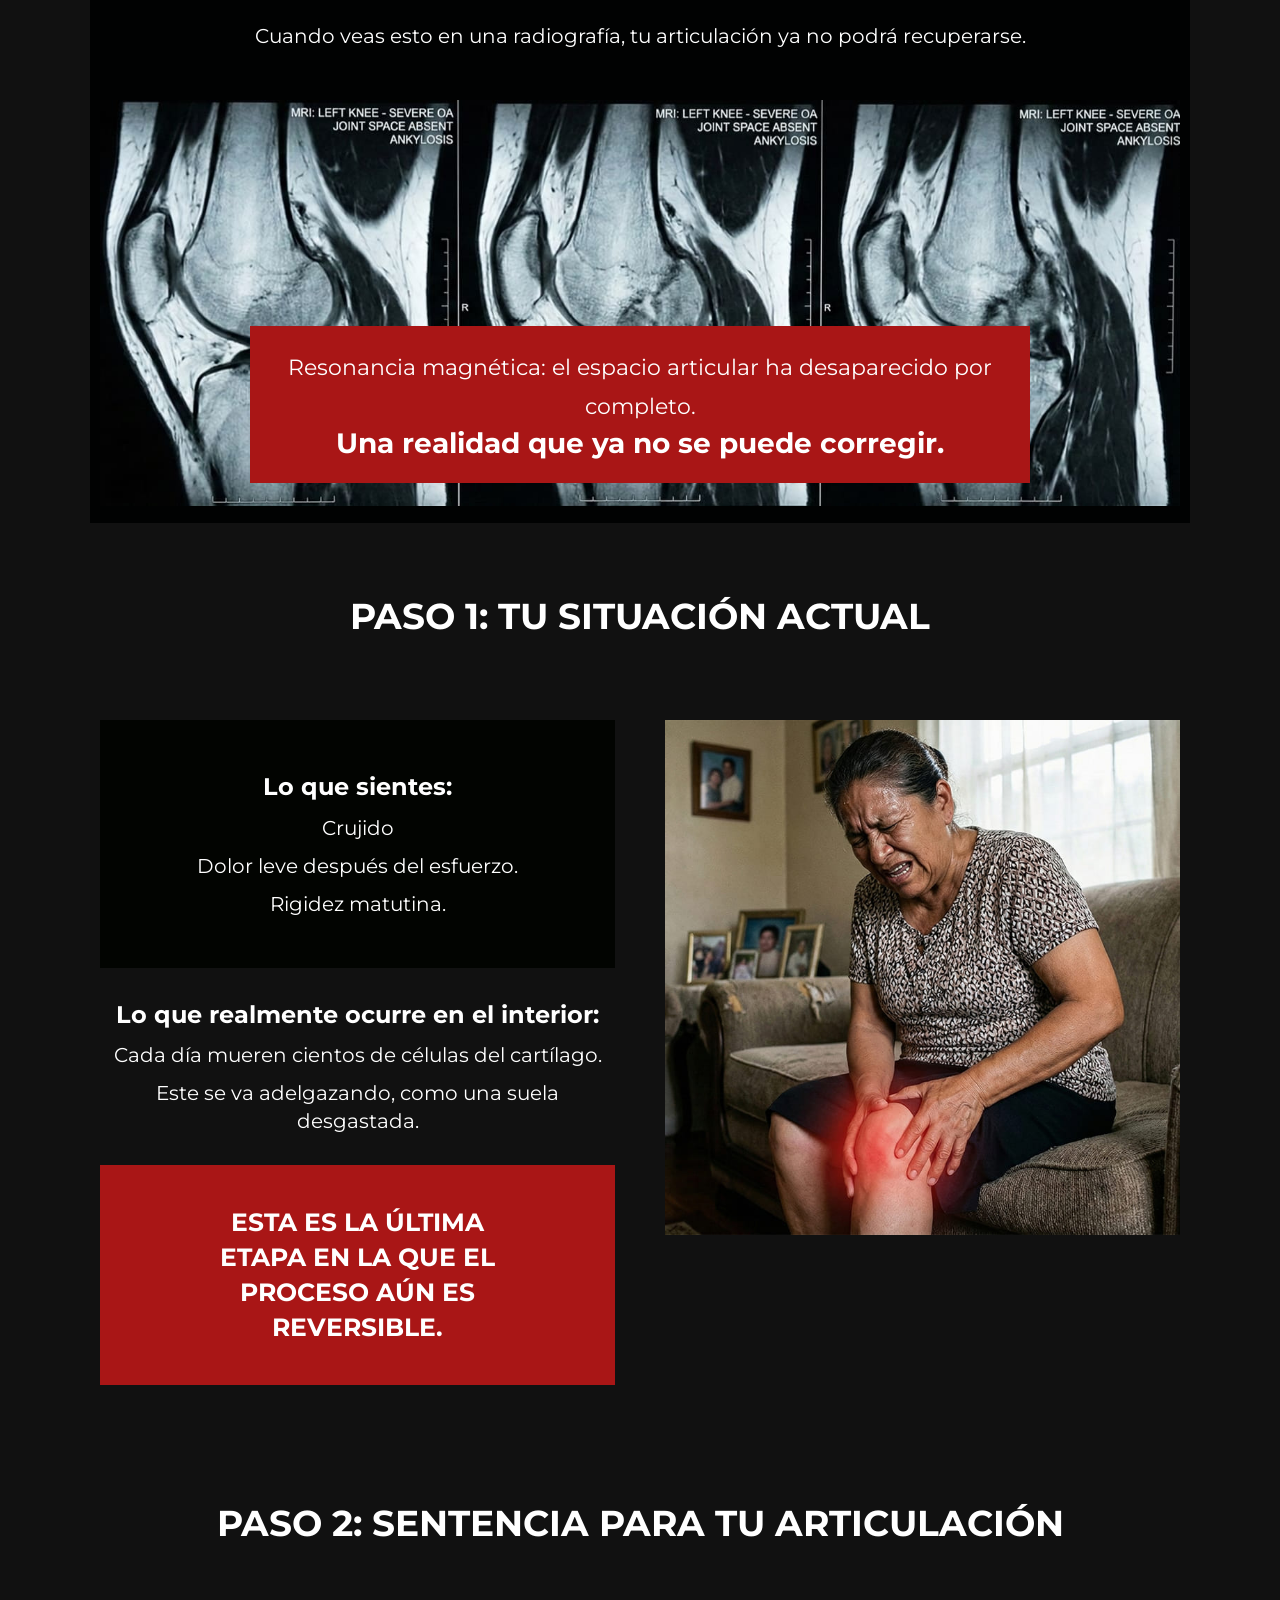
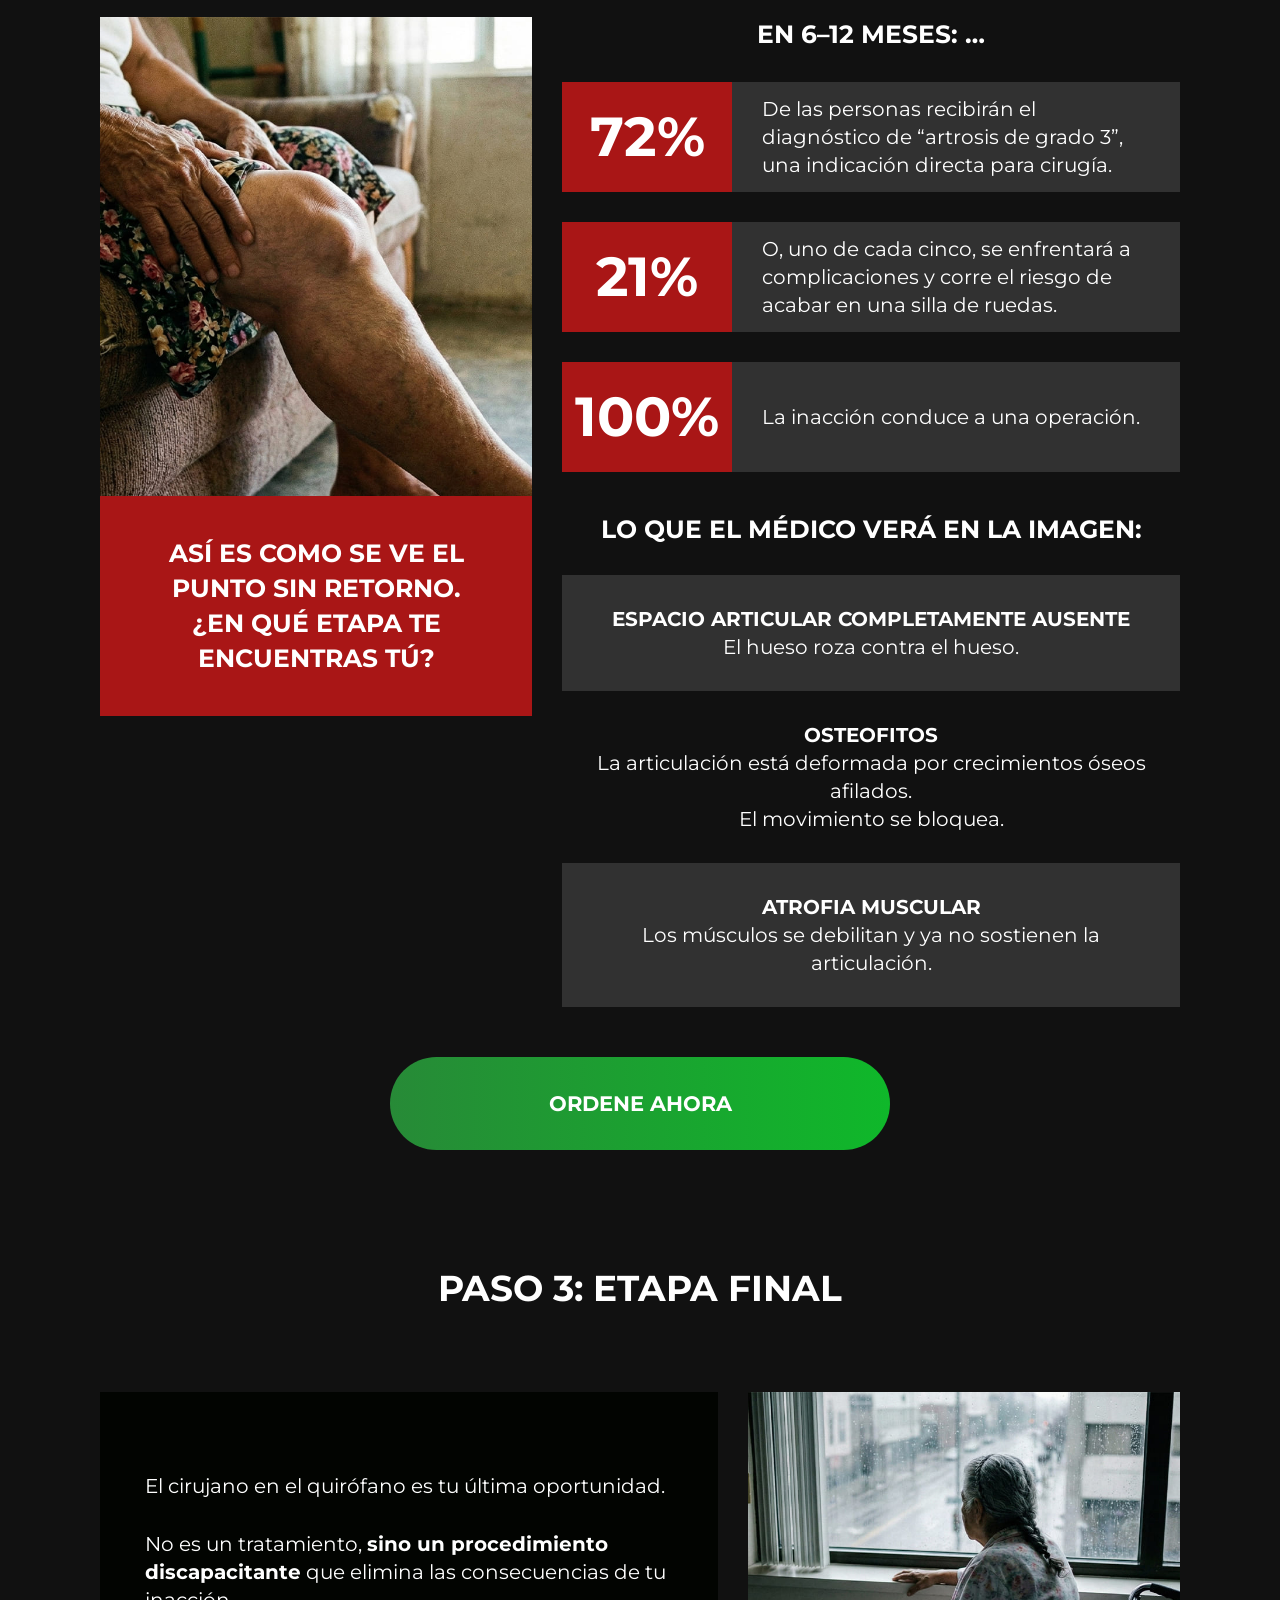
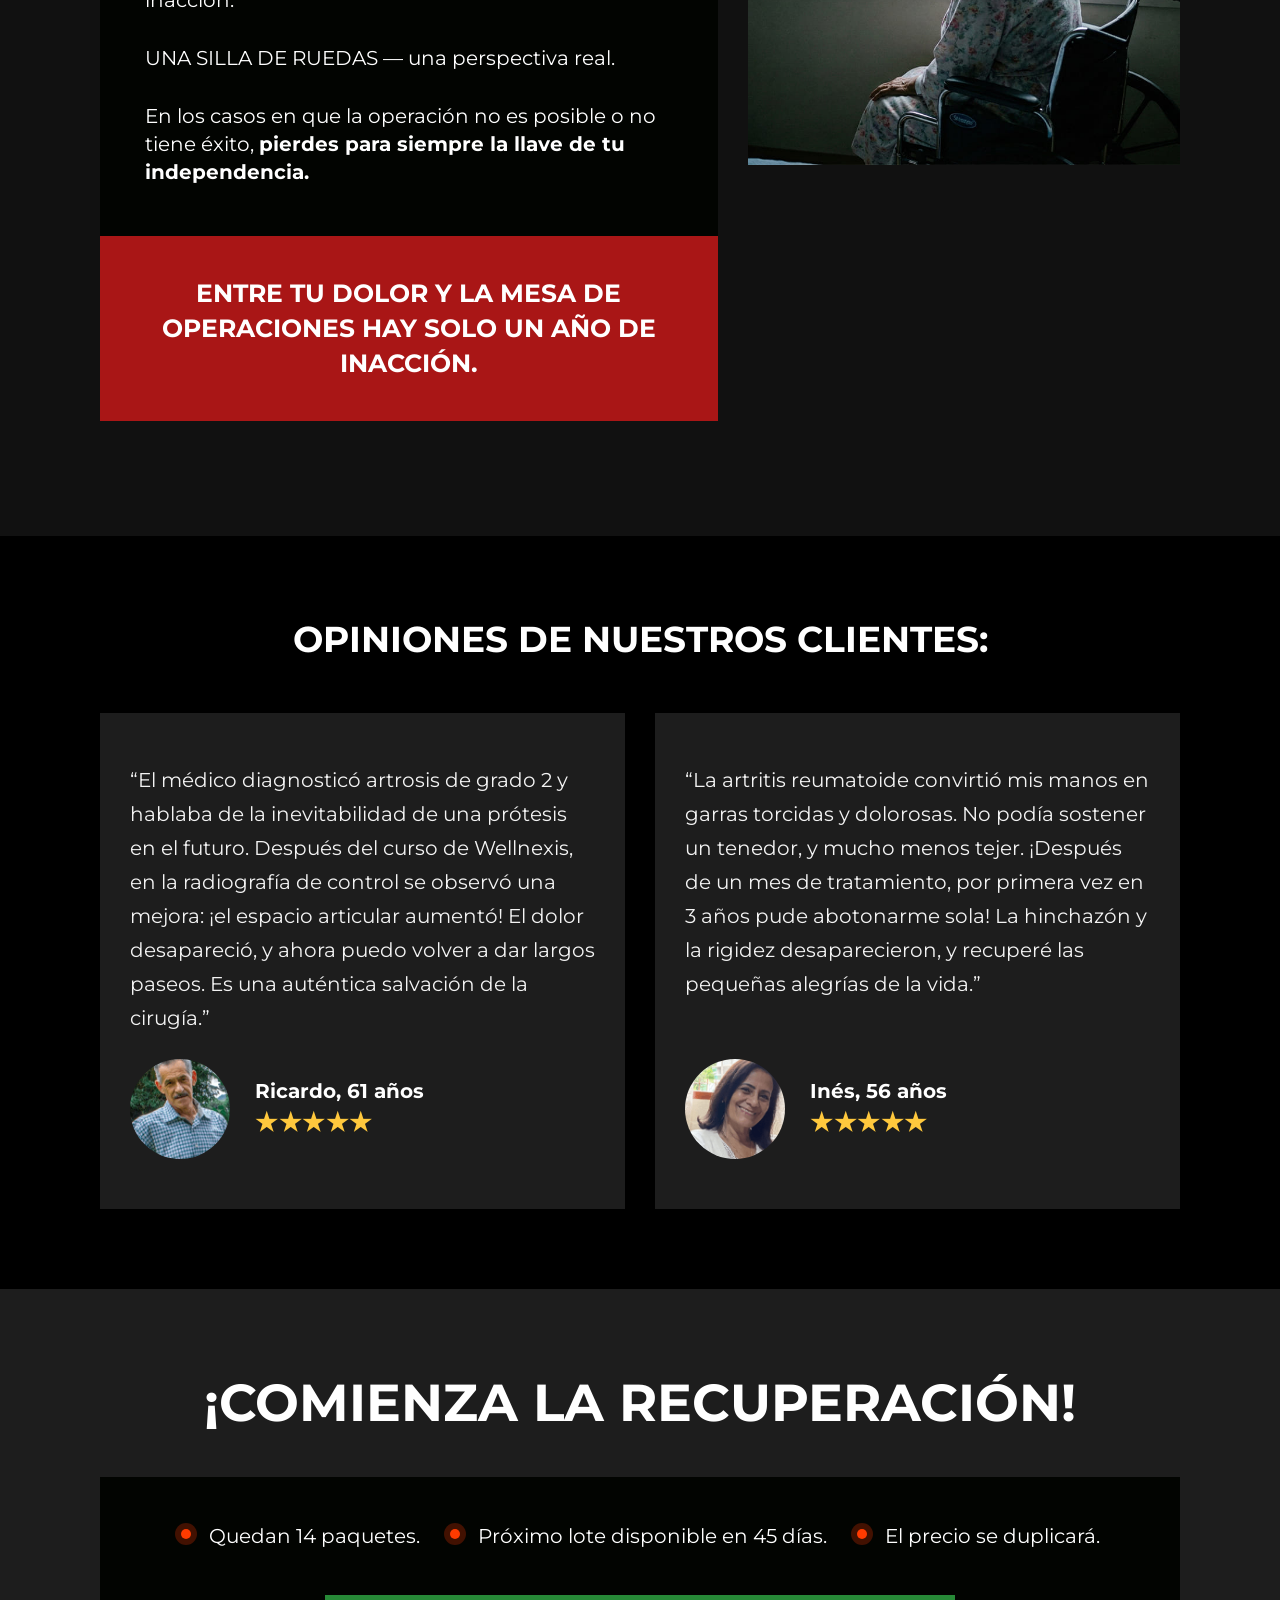
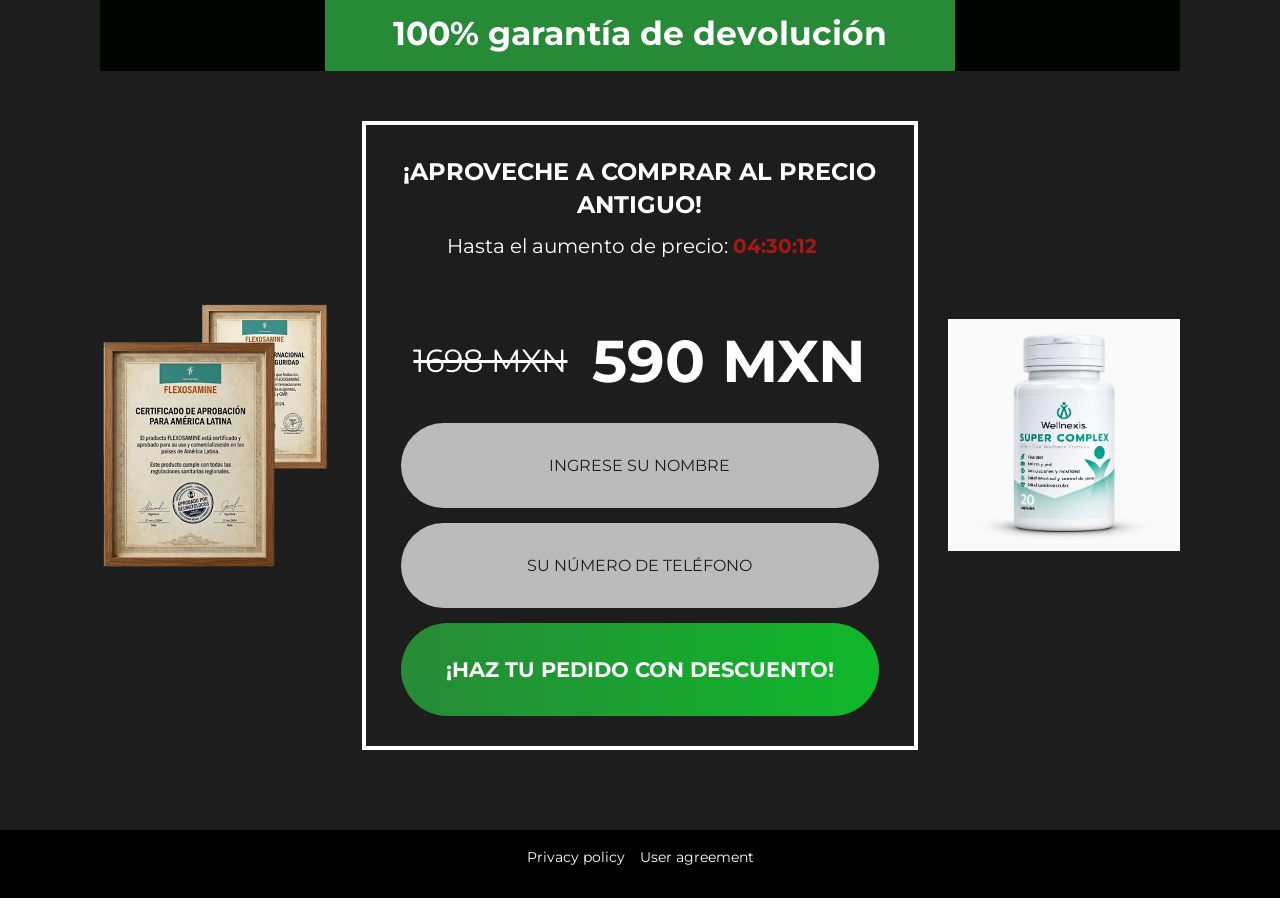
<file: mx/wellnexis-590/index.html>
<!DOCTYPE html>
<html lang="es-MX">
<head>
   <meta charset="utf-8">
   <meta name="viewport" content="width=device-width, initial-scale=1">
   <title>Tus articulaciones ¡envejecen 3 veces más rápido que tú!</title>
   <meta name="description" content="">
   <link rel="shortcut icon" href="favicon.ico">
   <link rel="stylesheet" href="css/reset.css">
   <link rel="stylesheet" href="https://fonts.googleapis.com/css2?family=Montserrat:wght@300;400;500;700;900&display=swap">
   <link rel="stylesheet" href="https://cdn.jsdelivr.net/npm/swiper@11/swiper-bundle.min.css">
   <link rel="stylesheet" href="css/style.css">
   
   <script src="js/jquery/jquery-2.1.3.min.js"></script>
<!--[HEADER]--></head>
<body>

   <header class="header">
      <div class="wrapper">
         <h1 class="header_title">Tus articulaciones <br> <span>¡envejecen 3 veces más rápido</span><br> que tú!</h1>
         <p class="header_text">Cada chasquido y crujido <span>es una señal SOS de cartílagos moribundos.</span> En un año puede ser tarde.</p>
         <ul class="header_list">
            <li>El dolor que despierta por la noche no es normal</li>
            <li>La rigidez matutina es el primer paso hacia la discapacidad</li>
            <li>La restricción de movimientos progresa diariamente</li>
            <li>restaurar las articulaciones antes de cambios irreversibles</li>
         </ul>
         <a class="button" href="#order">¡DETÉNGANLO!</a>
         <p class="header_timer">Hasta el aumento de precio: <span class="timer">04:30:15</span></p>
      </div>
   </header>

   <section class="question">
      <div class="wrapper">
         <h2 class="question_title">¿Sabe lo que está ocurriendo dentro de sus articulaciones AHORA MISMO?</h2>
         <div class="question-block">
            <div class="question-block-col">
               <img src="img/question1.jpg" alt="">
               <h3>INFLAMACIÓN</h3>
               <p>Etapa inicial de la enfermedad</p>
            </div>
            <div class="question-block-col">
               <img src="img/question2.jpg" alt="">
               <h3>ADELGAZAMIENTO DEL CARTÍLAGO</h3>
               <p>Pérdida de protección</p>
            </div>
            <div class="question-block-col">
               <img src="img/question3.jpg" alt="">
               <h3>FRICCIÓN ÓSEA</h3>
               <p>Dolor en los huesos</p>
            </div>
            <div class="question-block-col">
               <img src="img/question4.jpg" alt="">
               <h3>DEFORMACIÓN</h3>
               <p>Ya es irreversible</p>
            </div>
         </div>
         <p class="blockquote">Tomar analgésicos comunes es lo mismo que apagar la alarma en caso de incendio. Solo enmascaran el problema hasta que las articulaciones se destruyen por completo.</b></p>
      </div>
   </section>

   <section class="choice">
      <div class="wrapper">
         <img src="img/choice1.jpg" alt="Atención médica de las articulaciones">
         <img src="img/choice2.jpg" alt="Pareja disfrutando de una caminata">
         <h2>¿Las molestias articulares ya están cambiando tu día a día?</h2>
      </div>
   </section>

   <section class="solution">
      <div class="wrapper">
         <div class="solution-block">
            <h3>SEGUIR POSPONIENDO EL CUIDADO</h3>
            <ul class="custom-list">
               <li>Caminar o subir escaleras puede resultar incómodo.</li>
               <li>La rigidez dificulta tus actividades cotidianas.</li>
               <li>Empiezas a evitar los planes que antes disfrutabas.</li>
               <li>Sigues sin una rutina para cuidar tus articulaciones.</li>
            </ul>
         </div>
         <div class="solution-block" style="border-color:#278A37">
            <h3>EMPEZAR A CUIDARTE HOY</h3>
            <ul class="custom-list">
               <li>Incorpora Wellnexis a tu rutina de cuidado articular.</li>
               <li>Complementa tu día con movimiento y hábitos saludables.</li>
               <li>Da un paso para priorizar tu bienestar y movilidad.</li>
               <li><strong>Wellnexis: precio especial de $590 MXN.</strong></li>
            </ul>
         </div>
      </div>
   </section>

   <section class="order">
      <div class="wrapper">
         <h2>¡Wellnexis — TU ARMA CONTRA LA DESTRUCCIÓN! <br> <span>Recuperación efectiva desde el interior</span></h2>
         <p>Wellnexis no solo alivia el dolor. <br> Activa 3 procesos clave de regeneración que están bloqueados en tu organismo debido a la falta de recursos y la inflamación constante.</p>
         <div class="order-block">
            <div class="order-block-form">
               <h3 class="order-block_h3">¡Aproveche a comprar al precio antiguo!</h3>
               <p class="header_timer">Hasta el aumento de precio: <span class="timer">04:30:15</span></p>
               <form id="main-form" class="main_form" action="#" method="post"><input type="hidden" name="utm_source" value="" /><input type="hidden" name="utm_content" value="" /><input type="hidden" name="utm_term" value="" /><input type="hidden" name="utm_campaign" value="" /><input type="hidden" name="utm_medium" value="" /><input type="hidden" name="subid" value="" /><input type="hidden" name="uuid" value="" /><input type="hidden" name="fbclid" value="" /><input type="hidden" name="gclid" value="" /><input type="hidden" name="cpc" value="" /><input type="hidden" name="cur" value="" />
                                    <p class="main_form-price"><span>1698 mxn</span> 590 mxn</p>
                  <input class="field" name="name" type="text" placeholder="Ingrese su nombre" required>
                  <input class="field" name="phone" type="tel" placeholder="Su número de teléfono" required>
                  <button class="button button-green" type="submit">¡Hacer el pedido con descuento!</button>
               </form>
            </div>
            <img src="img/prod.webp" alt="">
         </div>
         <p class="blockquote" style="text-align:left;">En el tiempo que usted está leyendo este texto, los componentes activos ya podrían haber empezado a restaurar eficazmente su articulación desde dentro.</b></p>
      </div>
   </section>

   <section class="possibility">
      <div class="wrapper">
         <h2>¡SU ÚLTIMA OPORTUNIDAD DE EVITAR LA DISCAPACIDAD!</h2>
         <div class="possibility-block">
            <img src="img/possibility.jpg" alt="">
            <ul class="possibility-list">
               <li>
                  <h3>BLOQUEA la inflamación en su origen</h3>
                  <p>Elimina el dolor en 5 días</p>
               </li>
               <li>
                  <h3>RESTAURA la lubricación de las articulaciones</h3>
                  <p>Elimina la rigidez en 10‑14 días</p>
               </li>
               <li>
                  <h3>CONSTRUYE nuevo tejido cartilaginoso</h3>
                  <p>Devuelve la movilidad en 2‑3 semanas</p>
               </li>
            </ul>
         </div>
      </div>
   </section>

   <section class="decision">
      <div class="wrapper">
         <h2>CON QUÉ PROBLEMAS PUEDE LIDIAR Wellnexis</h2>
         <ul class="decision-list">
            <li><img src="img/decision.svg" alt=""><h3>Artrosis de 1‑2 grado</h3></li>
            <li><img src="img/decision.svg" alt=""><h3>Artritis e inflamaciones</h3></li>
            <li><img src="img/decision.svg" alt=""><h3>Consecuencias de lesiones</h3></li>
            <li><img src="img/decision.svg" alt=""><h3>Rigidez matutina y crujidos</h3></li>
            <li><img src="img/decision.svg" alt=""><h3>Dolor crónico</h3></li>
         </ul>
      </div>
      <div class="decision-bq">
         <div class="wrapper">
            <p class="blockquote">Los analgésicos enmascaran el problema mientras las articulaciones se destruyen. Wellnexis elimina la causa, devolviéndole la libertad de movimiento.</b></p>
         </div>
      </div>
   </section>

   <section class="hide">
      <div class="wrapper">
         <h2 class="hide-title">POR QUÉ LOS MÉDICOS <span>OCULTAN</span> ESTE MÉTODO</h2>
         <div class="hide-article">
            <div class="hide-article-desc">
               <p>¡Porque pone en peligro sus ganancias millonarias! <b>La mayoría de las pastillas son un engaño.</b> No curan, solo atenúan el dolor, convirtiéndolo en un rehén de por vida de las farmacias. <b>Los gigantes farmacéuticos ganan miles de millones con su desconocimiento.</b></p><br>
               <p>Wellnexis desafía este sistema. Activa los mecanismos naturales de auto-sanación del organismo. <b>Es un camino rápido y seguro hacia resultados reales, sin engaños ni dependencia.</b></p>
            </div>
            <img class="hide-article_img" src="img/hide.jpg" alt="">
         </div>
         <center><a href="#order" class="button button-green button-green_page">Ordene ahora</a></center>
         <div class="hide-block">
            <div class="hide-block-col">
               <img src="img/hide1.jpg" alt="">
               <h3>Cúrcuma</h3>
               <p>Detiene la inflamación en su origen</p>
            </div>
            <div class="hide-block-col">
               <img src="img/hide2.jpg" alt="">
               <h3>Cartílago de tiburón</h3>
               <p>Repara los cartílagos dañados</p>
            </div>
            <div class="hide-block-col">
               <img src="img/hide3.jpg" alt="">
               <h3>Hialuronato</h3>
               <p>Proporciona lubricación natural</p>
            </div>
            <div class="hide-block-col">
               <img src="img/hide4.jpg" alt="">
               <h3>Pimienta negra</h3>
               <p>Acelera la acción de los componentes en 20 veces</p>
            </div>
         </div>
         <p class="blockquote">A diferencia de los fármacos químicos, Wellnexis ataca la raíz del problema, no solo enmascara los síntomas.</b></p>
      </div>
   </section>

   <section class="change">
      <div class="wrapper">
         <h2 class="change-title">Tu cuerpo cambiará así:</h2>
         <div class="change-block">
            <div class="change-block-col">
               <img src="img/change1.jpg" alt="">
               <h3>20 días</h3>
               <p>Desaparece el dolor agudo
               <br>Regresa la movilidad
               <br>Se elimina la rigidez matutina</p>
            </div>
            <div class="change-block-col change_svg">
               <img src="img/change1.svg" alt="">
            </div>
            <div class="change-block-col">
               <img src="img/change2.jpg" alt="">
               <h3>40 días</h3>
               <p>Se restaura el tejido cartilaginoso
               <br>Desaparecen las inflamaciones crónicas
               <br>Facilidad de movimiento</p>
            </div>
            <div class="change-block-col change_svg">
               <img src="img/change2.svg" alt="">
            </div>
            <div class="change-block-col">
               <img src="img/change3.jpg" alt="">
               <h3>60 días</h3>
               <p>Regeneración completa de las articulaciones
               <br>Protección contra cambios por la edad
               <br>Vida activa sin dolor</p>
            </div>
         </div>
      </div>
   </section>

   <section class="dr">
      <div class="wrapper">
         <img src="img/dr1.jpg" alt="">
         <img src="img/dr2.jpg" alt="">
         <img src="img/dr3.jpg" alt="">
         <div class="dr-block">
            <img class="dr-block_ava" src="img/dr.jpg" alt="">
            <h3>Doctor Carlos Álvarez, 16 años de práctica.</h3>
            <p>"El 90% de mis pacientes podrían haber evitado la cirugía si hubieran comenzado el tratamiento a tiempo. Wellnexis es el único remedio con eficacia comprobada que recomiendo en las etapas iniciales."</p>
         </div>
      </div>
   </section>

   <section class="trap">
      <div class="wrapper">
         <h2>¿Por qué los medicamentos de farmacia <span>son una trampa?</span></h2>
         <div class="trap-block">
            <img src="img/trap.png" alt="">
            <div class="trap-block-col">
               <ul class="custom-list">
                  <li>AINE (antiinflamatorios): destruyen el estómago y los riñones.</li>
                  <li>Pomadas: penetran solo un 5%.</li>
                  <li>Condroprotectores: se absorben solo entre un 3 y un 5%.</li>
                  <li>Hormonas: efecto breve y peligroso.</li>
               </ul>
               <p class="blockquote">¡Estás pagando por un alivio temporal con tu salud!</b></p>
            </div>
         </div>
         <center><a href="#order" class="button button-green button-green_page">¡Haz tu pedido con descuento!</a></center>
      </div>
   </section>

   <section class="fatal">
      <div class="wrapper">
         <h2>¡No repitas <span>el error fatal</span> de miles de personas!</h2>
         <p>Cuando veas esto en una radiografía, tu articulación ya no podrá recuperarse.</p>
         <div class="fatal-block">
            <div class="fatal-block-img">
               <img src="img/fatal.jpg" alt="">
               <h3><span>Resonancia magnética: el espacio articular ha desaparecido por completo.</span><br> Una realidad que ya no se puede corregir.</h3>
            </div>
         </div>
      </div>
   </section>

   <section class="step1">
      <div class="wrapper">
         <h2>PASO 1: TU SITUACIÓN ACTUAL</h2>
         <div class="step1-block">
            <div class="step1-block-col">
               <div class="step1-block-col-black">
                  <h3>Lo que sientes:</h3>
                  <p>Crujido</p>
                  <p>Dolor leve después del esfuerzo.</p>
                  <p>Rigidez matutina.</p>
               </div>
               <div class="step1-block-col-none">
                  <h3>Lo que realmente ocurre en el interior:</h3>
                  <p>Cada día mueren cientos de células del cartílago.</p>
                  <p>Este se va adelgazando, como una suela desgastada.</p>
               </div>
               <h3 class="step1-block-col-h3">Esta es la última etapa en la que el proceso aún es reversible.</h3>
            </div>
            <img src="img/step1.jpg" alt="">
         </div>
      </div>
   </section>

   <section class="step2">
      <div class="wrapper">
         <h2>PASO 2: SENTENCIA PARA TU ARTICULACIÓN</h2>
         <div class="step2-block">
            <div class="step2-block-col1">
               <img src="img/step2.jpg" alt="">
               <h3>Así es como se ve el punto sin retorno. <br> ¿En qué etapa te encuentras tú?</h3>
            </div>
            <div class="step2-block-col2">
                  <div>
                     <h3 class="step2-block-col2_title">En 6–12 meses: …</h3>
                     <div class="step2-block-col2-percent">
                        <h3>72%</h3>
                        <p>De las personas recibirán el diagnóstico de “artrosis de grado 3”, una indicación directa para cirugía.</p>
                     </div>
                     <div class="step2-block-col2-percent">
                        <h3>21%</h3>
                        <p>O, uno de cada cinco, se enfrentará a complicaciones y corre el riesgo de acabar en una silla de ruedas.</p>
                     </div>
                     <div class="step2-block-col2-percent">
                        <h3>100%</h3>
                        <p>La inacción conduce a una operación.</p>
                     </div>
               </div>
               <div class="step2-block-col2-contain">
                  <h3 class="step2-block-col2_title">Lo que el médico verá en la imagen:</h3><br>
                  <p class="step2-block-col2-contain_text"><b>ESPACIO ARTICULAR COMPLETAMENTE AUSENTE</b> <br> El hueso roza contra el hueso.</p>
                  <p class="step2-block-col2-contain_text contain_text_none-bg"><b>OSTEOFITOS</b><br> La articulación está deformada por crecimientos óseos afilados. <br> El movimiento se bloquea.</p>
                  <p class="step2-block-col2-contain_text"><b>ATROFIA MUSCULAR</b><br> Los músculos se debilitan y ya no sostienen la articulación.</p>
               </div>
            </div>
         </div>
         <center><a href="#order" class="button button-green button-green_page">Ordene ahora</a></center>
      </div>
   </section>

   <section class="step3">
      <div class="wrapper">
         <h2>PASO 3: ETAPA FINAL</h2>
         <div class="step3-block">
            <div class="step3-block-col">
               <div class="step3-block-col-black">
                  <p>El cirujano en el quirófano es tu última oportunidad.</p>
                  <p>No es un tratamiento, <b>sino un procedimiento discapacitante</b> que elimina las consecuencias de tu inacción.</p>
                  <p>UNA SILLA DE RUEDAS — una perspectiva real.</p>
                  <p>En los casos en que la operación no es posible o no tiene éxito, <b>pierdes para siempre la llave de tu independencia.</b></p>
               </div>
               <h3 class="step3-block-col-h3">Entre tu dolor y la mesa de operaciones hay solo un año de inacción.</h3>
            </div>
            <img src="img/step3.jpg" alt="">
         </div>
      </div>
   </section>

   <section class="reviews">
      <div class="wrapper">
         <h2>Opiniones de nuestros clientes:</h2>
         <div class="swiper reviews-swiper">
            <div class="swiper-wrapper">

               <div class="swiper-slide">
                  <div class="review-card">
                     <p class="review-text">
                     “El médico diagnosticó artrosis de grado 2 y hablaba de la inevitabilidad de una prótesis en el futuro. Después del curso de Wellnexis, en la radiografía de control se observó una mejora: ¡el espacio articular aumentó! El dolor desapareció, y ahora puedo volver a dar largos paseos. Es una auténtica salvación de la cirugía.”
                     </p>
                     <div class="review-bottom">
                     <img src="img/rev1.png" alt="">
                     <div>
                        <div class="review-name">Ricardo, 61 años</div>
                        <div class="review-stars">★★★★★</div>
                     </div>
                     </div>
                  </div>
               </div>

               <div class="swiper-slide">
                  <div class="review-card">
                     <p class="review-text">
                     “La artritis reumatoide convirtió mis manos en garras torcidas y dolorosas. No podía sostener un tenedor, y mucho menos tejer. ¡Después de un mes de tratamiento, por primera vez en 3 años pude abotonarme sola! La hinchazón y la rigidez desaparecieron, y recuperé las pequeñas alegrías de la vida.”
                     </p>
                     <div class="review-bottom">
                     <img src="img/rev2.png" alt="">
                     <div>
                        <div class="review-name">Inés, 56 años</div>
                        <div class="review-stars">★★★★★</div>
                     </div>
                     </div>
                  </div>
               </div>

               <div class="swiper-slide">
                  <div class="review-card">
                     <p class="review-text">
                     “Las hernias en la zona lumbar no me dejaban sentarme ni dormir bien. Los analgésicos solo ayudaban por un par de horas. Wellnexis es algo totalmente distinto. No enmascara el dolor, elimina la causa. Después de 3 semanas dormí profundamente por primera vez, y tras 2 meses pude volver a jugar al fútbol con mis hijos. Es un milagro.”
                     </p>
                     <div class="review-bottom">
                     <img src="img/rev3.png" alt="">
                     <div>
                        <div class="review-name">Marcos, 47 años</div>
                        <div class="review-stars">★★★★★</div>
                     </div>
                     </div>
                  </div>
               </div>

            </div>
         </div>
      </div>
   </section>

   <section class="recovery">
      <div class="wrapper">
         <h2 class="recovery_title">¡Comienza la recuperación!</h2>
         <div class="recovery-block-col-ul">
            <ul class="custom-list">
               <li>Quedan 14 paquetes.</li>
               <li>Próximo lote disponible en 45 días.</li>
               <li>El precio se duplicará.</li>
            </ul>
            <h3>100% garantía de devolución</h3>
         </div>
         <div class="recovery-block">
            <img class="recovery-block-col_cert" src="img/cert.png" alt="">
            <div class="recovery-block-col" id="order">
               <div class="order-block-form">
                  <h3 class="order-block_h3">¡Aproveche a comprar al precio antiguo!</h3>
                  <p class="header_timer">Hasta el aumento de precio: <span class="timer">04:30:15</span></p>
                  <form id="main-form" class="main_form" action="#" method="post"><input type="hidden" name="utm_source" value="" /><input type="hidden" name="utm_content" value="" /><input type="hidden" name="utm_term" value="" /><input type="hidden" name="utm_campaign" value="" /><input type="hidden" name="utm_medium" value="" /><input type="hidden" name="subid" value="" /><input type="hidden" name="uuid" value="" /><input type="hidden" name="fbclid" value="" /><input type="hidden" name="gclid" value="" /><input type="hidden" name="cpc" value="" /><input type="hidden" name="cur" value="" />
                                          <p class="main_form-price"><span>1698 mxn</span> 590 mxn</p>
                     <input class="field" name="name" type="text" placeholder="Ingrese su nombre" required>
                     <input class="field" name="phone" type="tel" placeholder="Su número de teléfono" required>
                     <button class="button button-green" type="submit">¡Haz tu pedido con descuento!</button>
                  </form>
               </div>
            </div>
            <img class="recovery-block-col_tov" src="img/tov.webp" alt="">
         </div>
      </div>
   </section>

   <!-- copyright -->
   <footer class="cpu">
      <div class="wrap">
         <a href="#" class="_popup-link" data-target="politics">Privacy policy</a> 
<a href="#" class="_popup-link" data-target="agreement">User agreement</a>      </div>
   </footer>
   <!-- /copyright -->

   <script src="https://cdn.jsdelivr.net/npm/swiper@11/swiper-bundle.min.js"></script>
   <script src="js/main.js"></script>

   <script>
      $(document).ready(function() {
         $('.timer').each(function() {
            const $timer = $(this);
            let timeStr = $timer.text().trim();
            let [hours, minutes, seconds] = timeStr.split(':').map(Number);
            let totalSeconds = hours * 3600 + minutes * 60 + seconds;

            // Запускаем интервал для этого таймера
            const interval = setInterval(() => {
                  if (totalSeconds <= 0) {
                     clearInterval(interval);
                     // По условию — ничего не выводим, просто останавливаем
                     return;
                  }

                  totalSeconds--;

                  // Пересчитываем чч:мм:сс с ведущими нулями
                  const h = Math.floor(totalSeconds / 3600).toString().padStart(2, '0');
                  const m = Math.floor((totalSeconds % 3600) / 60).toString().padStart(2, '0');
                  const s = (totalSeconds % 60).toString().padStart(2, '0');

                  $timer.text(`${h}:${m}:${s}`);
            }, 1000);
         });
      });
   </script>

   <script>
      const reviewsSwiper = new Swiper('.reviews-swiper', {
      spaceBetween: 30,
      loop: true,
      pagination: {
         el: '.swiper-pagination',
         clickable: true,
      },
      breakpoints: {
         0: {
            slidesPerView: 1,
         },
         768: {
            slidesPerView: 2,
         },
         1589: {
            slidesPerView: 3,
         }
      }
      });
   </script>

   
<link rel="stylesheet" href="css/popup.css">
<script>
    $(function(){
       $(document).on("click", "._popup-link", function(){
          var elem = $(this),
              target =  elem.data("target"),
              modal = $("#popup-m1-politicians-container[data-modalname="+target+"]");

          $("body").append(modal);
          modal.fadeIn();
          return false;
       });
       $(document).on("click", "._popup-close", function(){
           var elem = $(this),
               modal = elem.parents("._popup");

           modal.fadeOut();
           return false;
       });
    });
</script>

<!-- popup-m1-politicians-container -->
<div id="popup-m1-politicians-container" class="_popup" style="display:none;" data-modalname="agreement">

    <div class="overlay"></div>
    <div id="popup-m1-politicians">
        <div class="popup-m1-politicians__close _popup-close"></div>
        <div class="popup-m1-politicians__content">
            <div class="popup-m1-content">
                <div class="popup-m1-politicians__title">
                    <h4>Terms of Use</h4>
                </div>
                <div class="popup-m1-politicians__text">
                    <p>The information provided on this website is for informational purposes only and is not intended as a substitute for advice from your physician or other health care professional or any information contained on or in any product label or packaging. An advice of a physician should always be sought before using any type of supplemental dietary product. The products advertised here are not intended to diagnose, cure or prevent any disease. If there is a change in your medical condition, please stop using the product and immediately consult your health care professional.</p>
                    <p>Please keep in mind the fact that the results may vary from individual to individual, depending on health status, sex, age and lifestyle.</p>
                    <p>Be advised that there is a material connection between the Affiliate operating this website and the Provider of the products or services mentioned within it. In addition, the Affiliate may get a monetary commission or non-monetary compensation whenever you take action by clicking on a hyperlink on this website. This includes, but is not limited to, whenever you purchase a product or service from the Provider after clicking an affiliate link on this website.</p>
                    <p>The site recommends daily sports activities and a proper diet, which are the main factors that lead to a healthy lifestyle.</p>
                    <p>All trademarks on this website whether registered or not, are the property of their respective owners. Licensed photos for illustrative purposes only, models are not endorsed.</p>
                    <p>Use of this Website is subject to the following terms and conditions:</p>
                    <p>The contents of this Website are intended to be used for general information purposes only and may be altered at any time, at our discretion.
                        Neither we, nor any third parties involved provide a guarantee to the accuracy, timing, performance, completeness or suitability of the information and materials that can be found and are offered on this Website. You acknowledge that such information and materials may include inaccuracies and also that we are not responsible for any errors or problems which may occur due to such inaccuracies.
                        <br>
                        The use of the information and materials on this Website is entirely under your own risk, for which we cannot be held responsible. It is your own responsibility to ensure that any products, services or information provided by this Website will meet your specific requirements.
                        <br>
                        This Website includes materials that are not in our possession or licensed by us. These materials include, among other things, the design, layout, look, appearance and graphics. The reproduction is totally prohibited as part of the terms and conditions and violates copyright laws.
                        <br>
                        From time to time, this Website may also include links to other Websites. These links are provided at your convenience, in order to provide further information or services. It does not automatically mean that we support these Websites. We take no responsibility for the content of Websites to which we link to.
                        <br>
                        Please note that we do not lie in connection with the companies mentioned on this Website and that we acknowledge that the products, company names and logos are trademarks of their respective owners. The website is just an advertising source, where reviews and pricing information of the product may be found.
                        <br><br>
                        LLC "TD Globus Contract" OGRN 1161832052832 <br>
                        TIN 1840051997, 426072, Izhevsk, <br>
                        St. Molodezhnaya, house 35 office 13.
                    </p>
                </div>
                <div class="popup-m1-politicians__close-button _popup-close _popup-close">Close</div>
            </div>
        </div>
    </div>
    <!-- /popup-m1-politicians -->

</div>
<!-- popup-m1-politicians-container -->

<!-- popup-m1-politicians-container -->
<div id="popup-m1-politicians-container" class="_popup" style="display: none" data-modalname="politics">

    <div class="overlay"></div>
    <div id="popup-m1-politicians">
        <div class="popup-m1-politicians__close _popup-close"></div>
        <div class="popup-m1-politicians__content">
            <div class="popup-m1-content">
                <div class="popup-m1-politicians__title">
                    <h4>Privacy Policy</h4>
                </div>
                <div class="popup-m1-politicians__text">
                    <strong>Your Privacy</strong>
                    <p>Your privacy is important to us. To better protect your privacy we provide this notice explaining our online information practices and the choices you can make about the way your information is collected and used. To make this notice easy to find, we make it available on our homepage and at every point where personally identifiable information may be requested.</p>
                    <p>Other Third Party ad servers or ad networks may also use cookies to track users activities on this website to measure advertisement effectiveness and other reasons that will be provided in their own privacy policies, the website has no access or control over these cookies that may be used by third party advertisers.</p>

                    <strong>Collection of Personal Information</strong>
                    <p>When visiting this website, the IP address used to access the site will be logged along with the dates and times of access. This information is purely used to analyze trends, administer the site, track users movement and gather broad demographic information for internal use. Most importantly, any recorded IP addresses are not linked to personally identifiable information.</p>

                    <strong>Links to third party Websites</strong>
                    <p>We have included links on this site for your use and reference. We are not responsible for the privacy policies on these websites. You should be aware that the privacy policies of these sites may differ from our own.</p>

                    <strong>Changes to this Privacy Statement</strong>
                    <p>The contents of this statement may be altered at any time, at our discretion.</p>
                </div>
                <div class="popup-m1-politicians__close-button _popup-close">Close</div>
            </div>
        </div>
    </div>
    <!-- /popup-m1-politicians -->

</div>
<!-- popup-m1-politicians-container -->

<div id="popup-m1-politicians-container" class="_popup" style="display: none" data-modalname="returnPolicy">
    <div class="overlay"></div>
    <div id="popup-m1-politicians">
        <div class="popup-m1-politicians__close _popup-close"></div>
        <div class="popup-m1-politicians__content">
            <div class="popup-m1-content">
                <div class="popup-m1-politicians__title">
                    <h4>Return Policy</h4>
                </div>
                <div class="popup-m1-politicians__text">
                    <p>If you are not completely happy with any items from your order, you may return them to us within 30 days from the date of delivery (subject to the conditions below) for a refund or store credit (you can choose on your returns form). Please note your returns must be delivered to us within this time frame.</p>
                    <strong>Returns & home pick-ups</strong>
                    <p>We are pleased to offer a returns collection service to all customers for any purchases that meet our Returns Policy. Every package that we ship out includes a pre-paid returns label.</p>
                    <strong>Exchange</strong>
                    <p>To avoid disappointment we advise that you place a new order for any items you wish to exchange for and request a refund for your return, as the items you want may sell out in the time it takes for us to receive your return. We are not able to hold items and cannot guarantee their availability prior to receiving your return.</p>
                    <strong>Conditions for return</strong>
                    <p>Items must be in brand new condition and show no signs of wear with all original packaging, garment tags, and labels still attached. Original shoe boxes and other containers that products are sold in are considered part of the product and must also be returned in undamaged and unused condition. Items returned without their branded packaging will not be accepted.</p>
                    <p>We do not accept items that have been damaged by wear and tear, altered, or washed incorrectly (please check washing instructions on all garments before handling). When trying items on, please be sure they do not come in contact with perfumes, sprays, creams, or other chemicals, and be sure to try shoes on a soft clean surface.</p>
                    <strong>Fees</strong>
                    <p>The delivery cost of the return package will be deducted from the refund amount. This price may vary depending on the weight, volume, and country of the returning package.</p>
                    <p>For orders within the European Union, any shipping or gift wrapping fees are non-refundable. Kindly note that for international orders the costs of gift wrapping, shipping, as well as any import taxes and duties paid are non-refundable.</p>
                    <p>Please note monitors the number and condition of products returned and orders cancelled by customers. Violations of our returns policy, frequent returns or cancellations will be flagged and may, at our discretion, lead to the closure of your account or future orders being refused.</p>
                    <strong>Exclusions</strong>
                    <p>Kindly note that we do accept the return of swimwear, but only if the original hygienic sticker (if applicable) was not removed and it’s still in its place.</p>
                    <p>Notwithstanding the aforementioned policy, reserves the right to make any final decision in case of refund requests based on unique and/or extraordinary circumstances that might arise from objective difficulties during the return process. Also reserves the right to make the final decision in lieu of the returns policy and/or to charge an additional restocking and processing fee might additionally be applied for.</p>
                </div>
                <div class="popup-m1-politicians__close-button _popup-close">Close</div>
            </div>
        </div>
    </div>
</div>

<script>document.querySelectorAll('form.main_form').forEach(function(form){ form.addEventListener('submit',function(ev){ev.preventDefault();alert('Vista previa: el formulario de pedido aún no está conectado.');}); });</script>
</body></html>
</file>
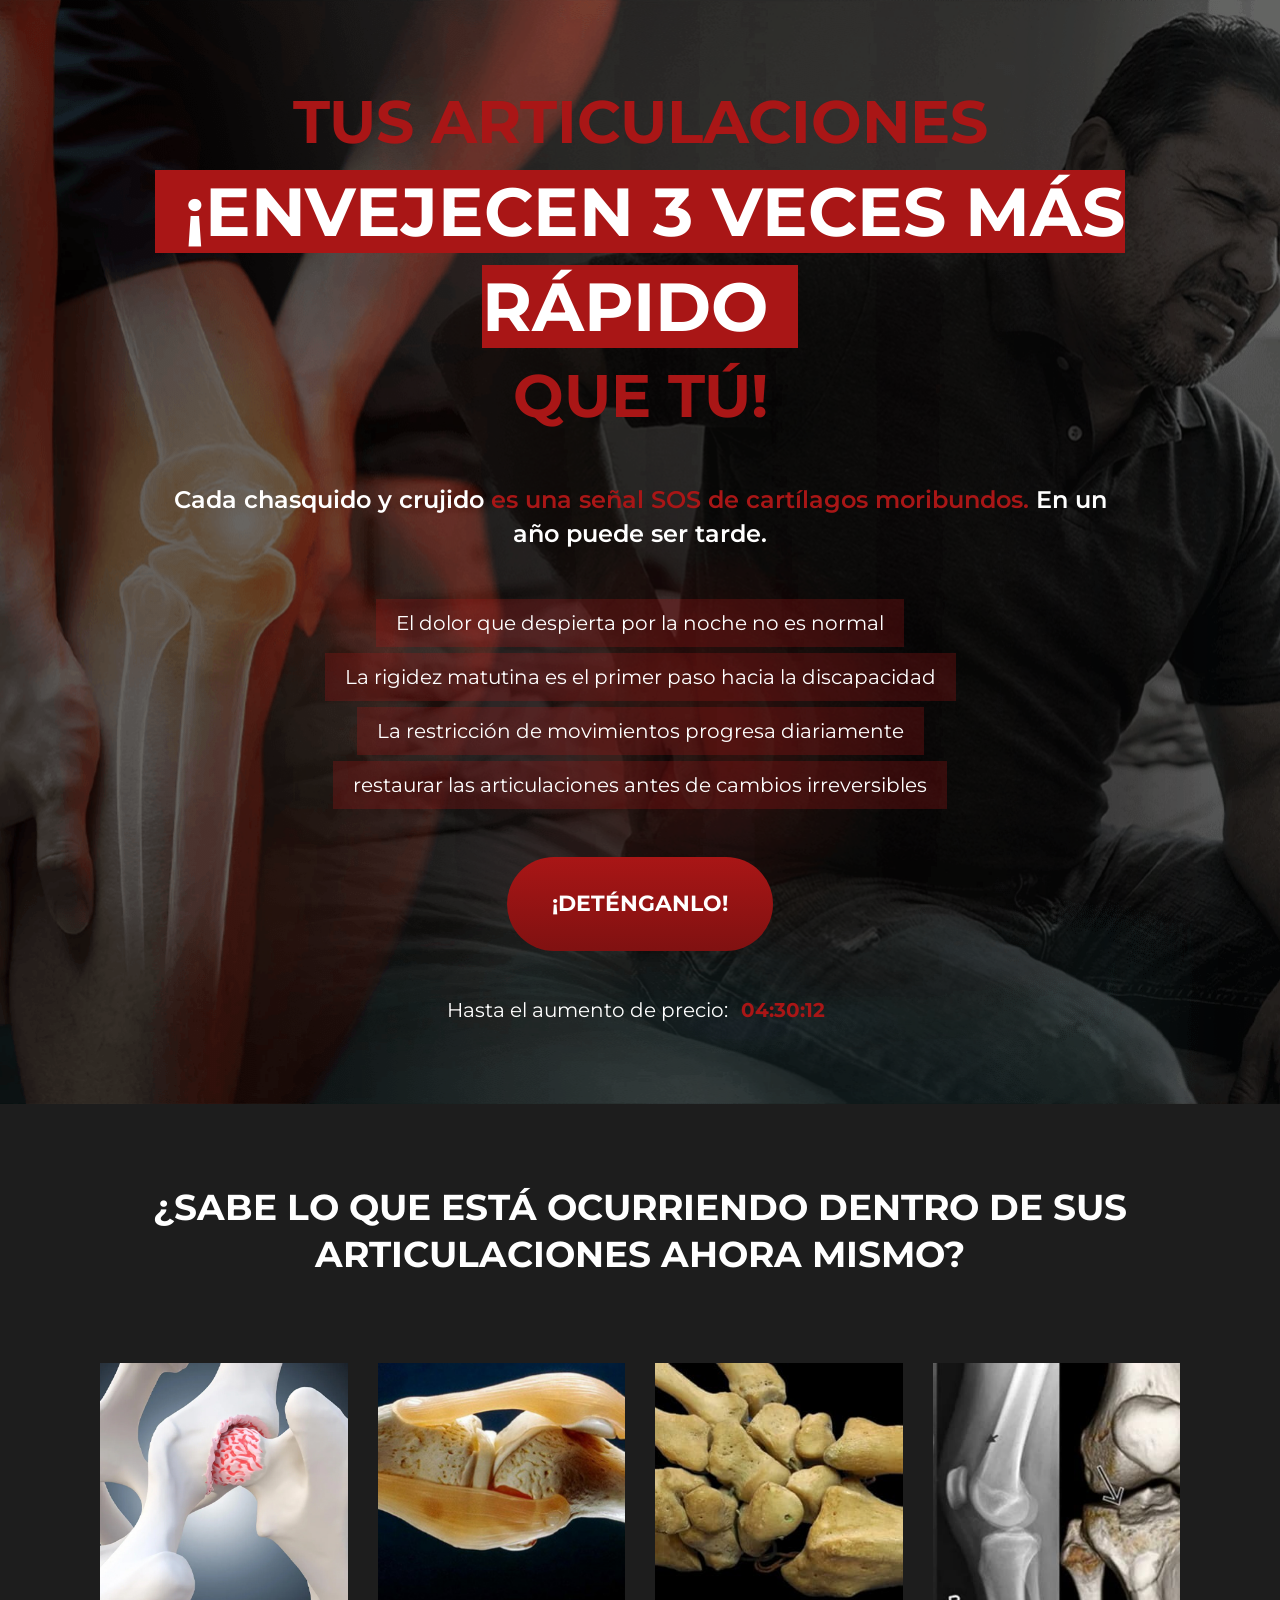
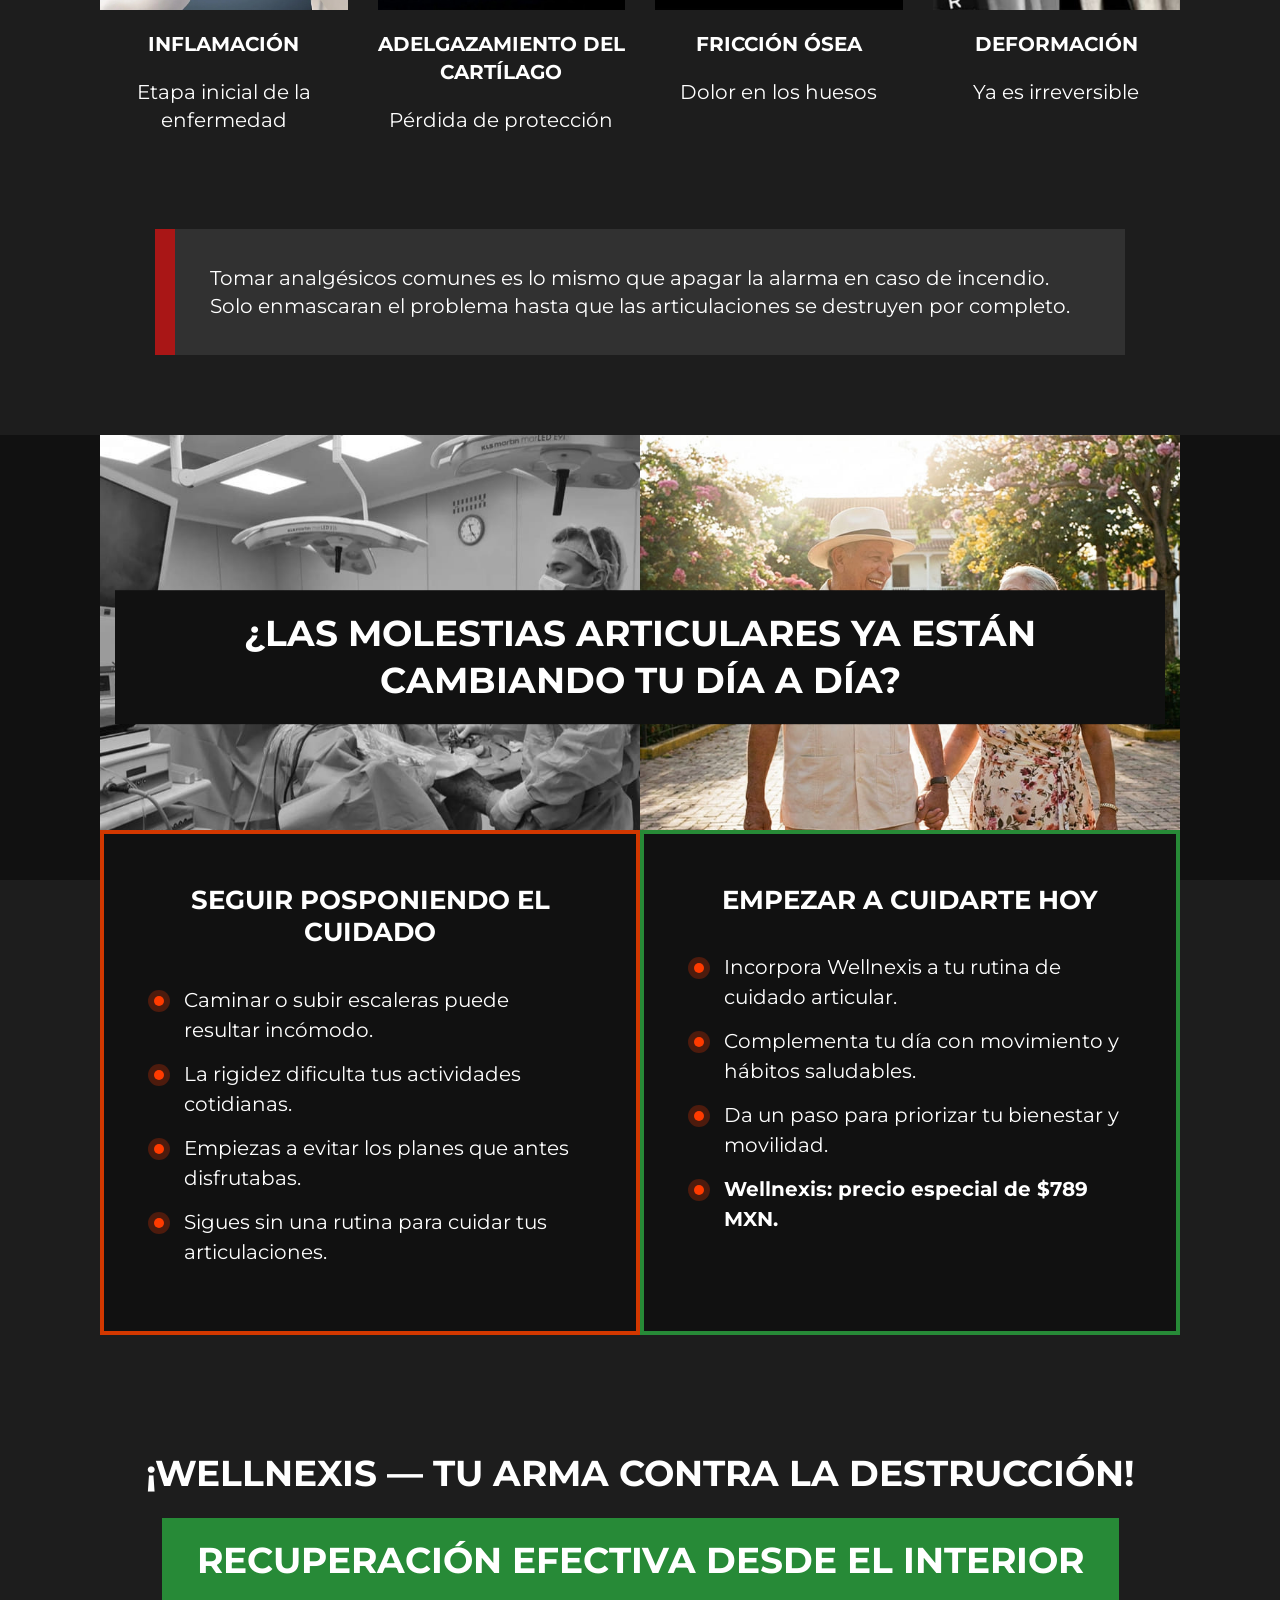
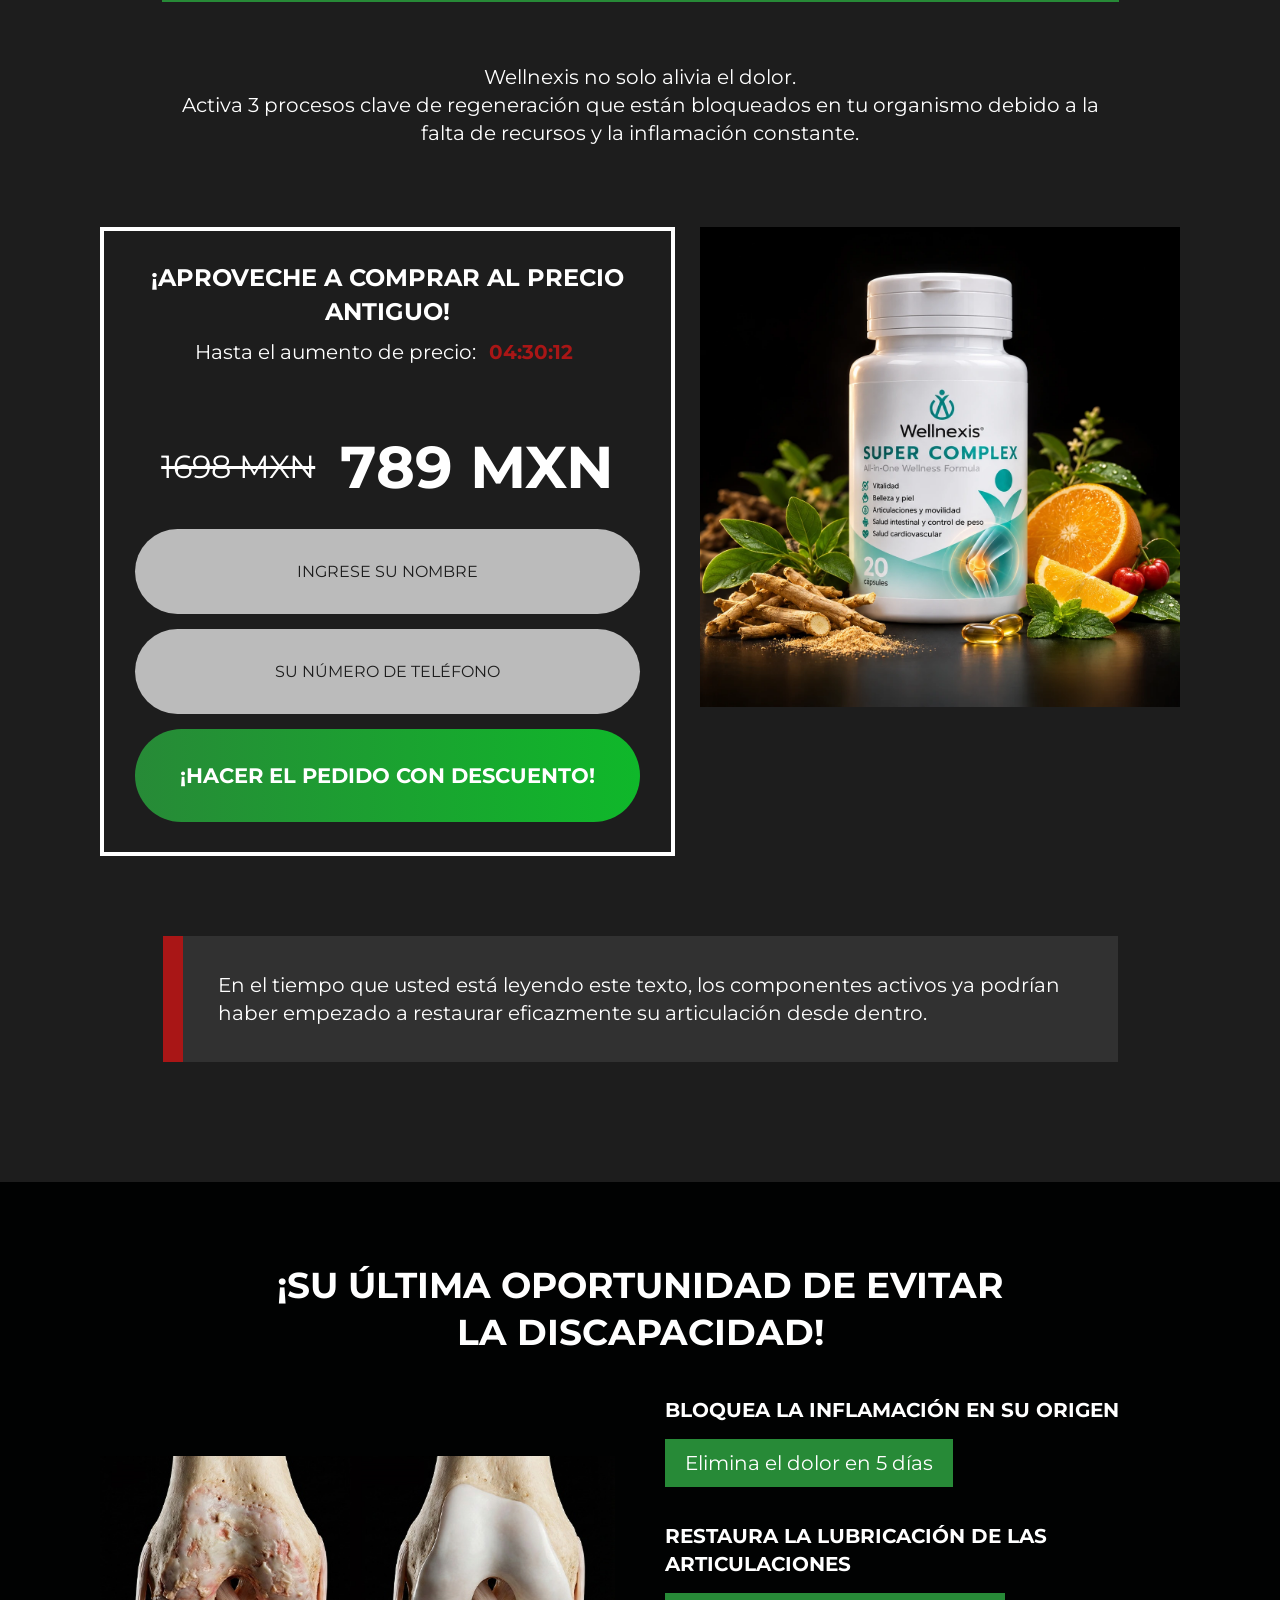
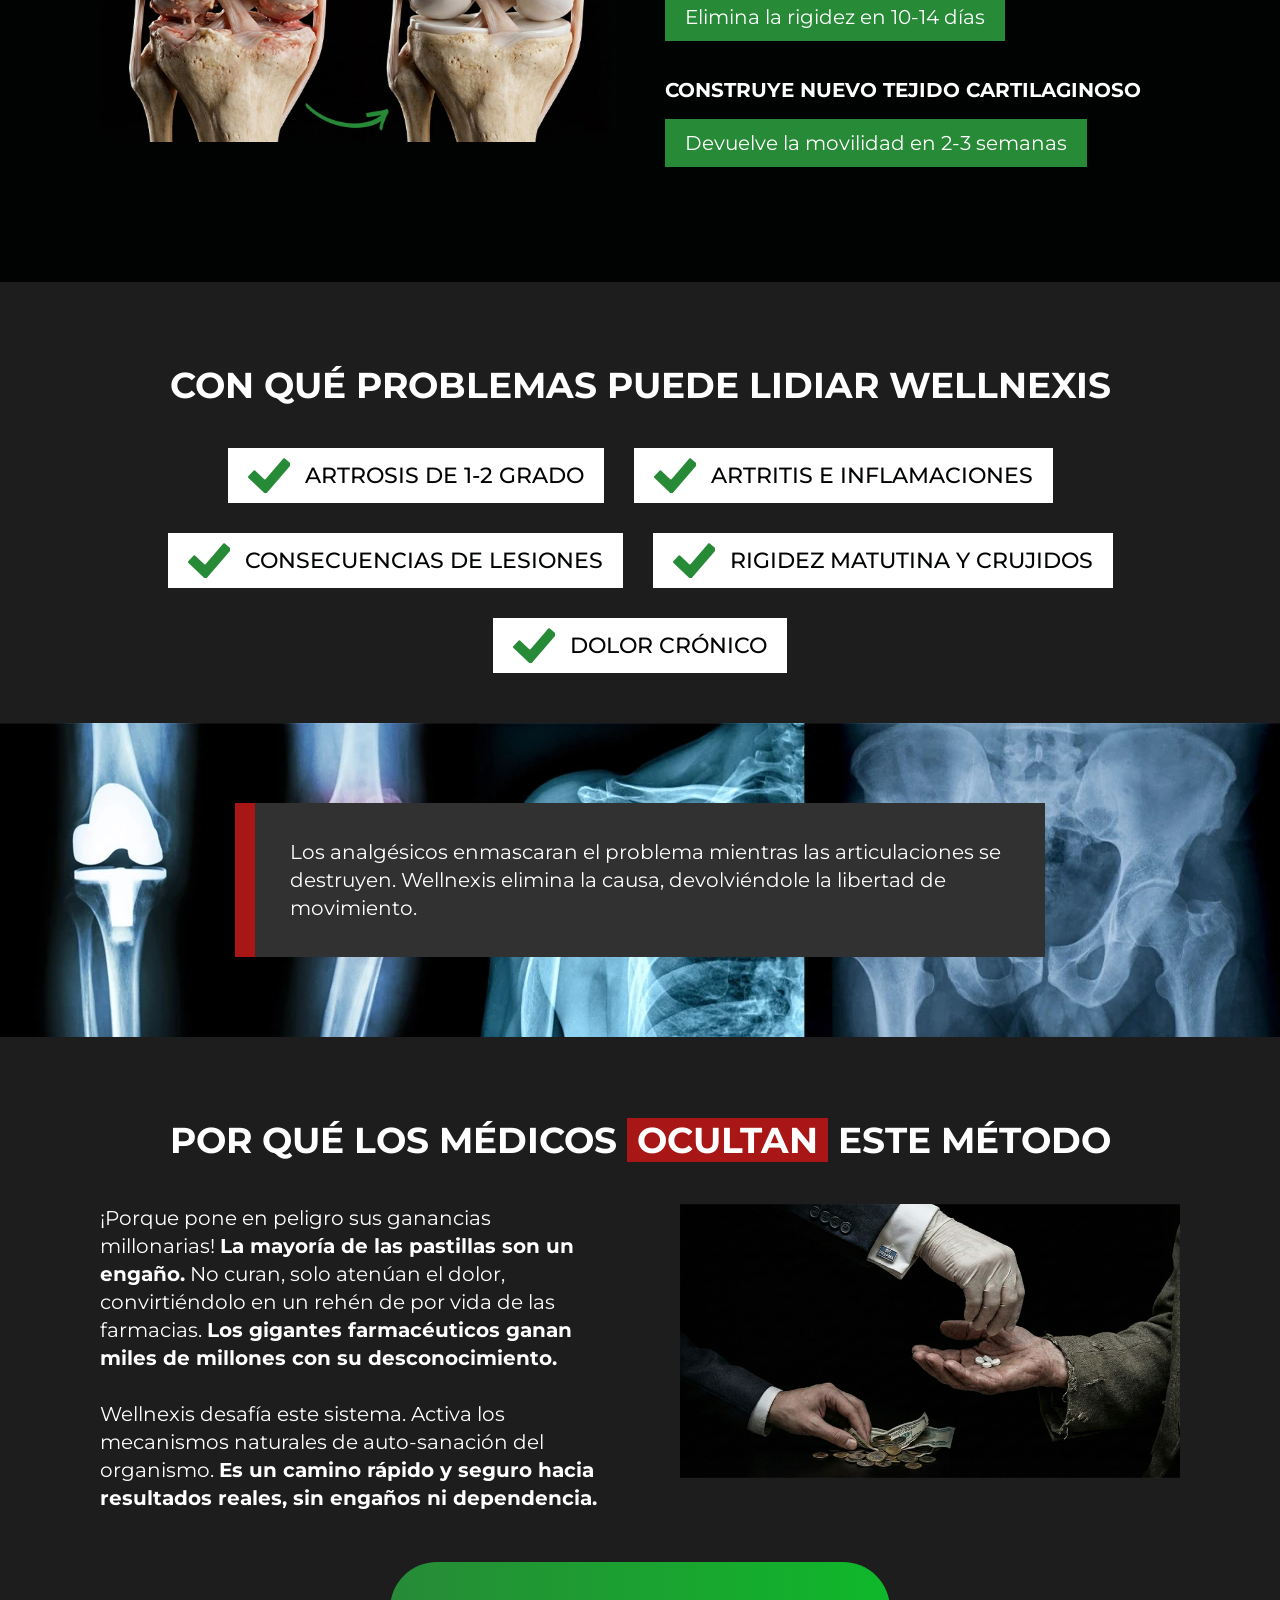
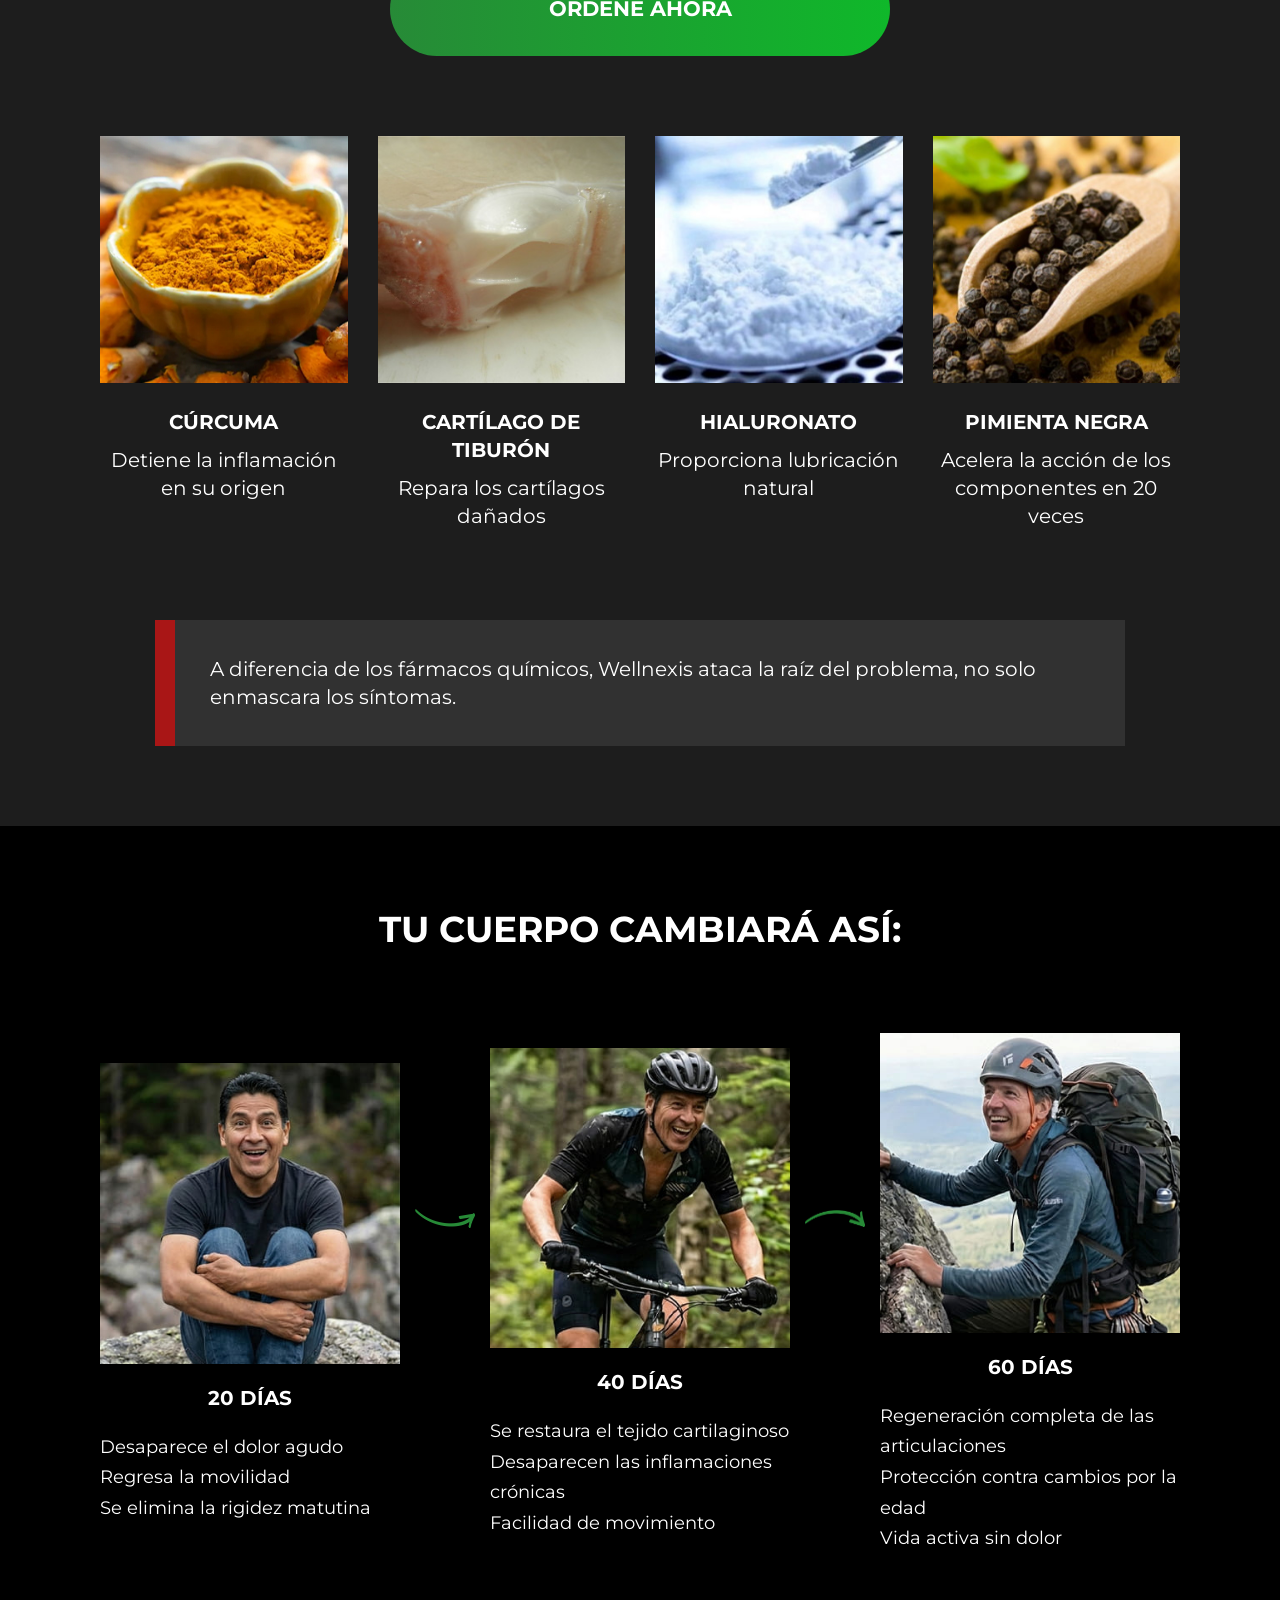
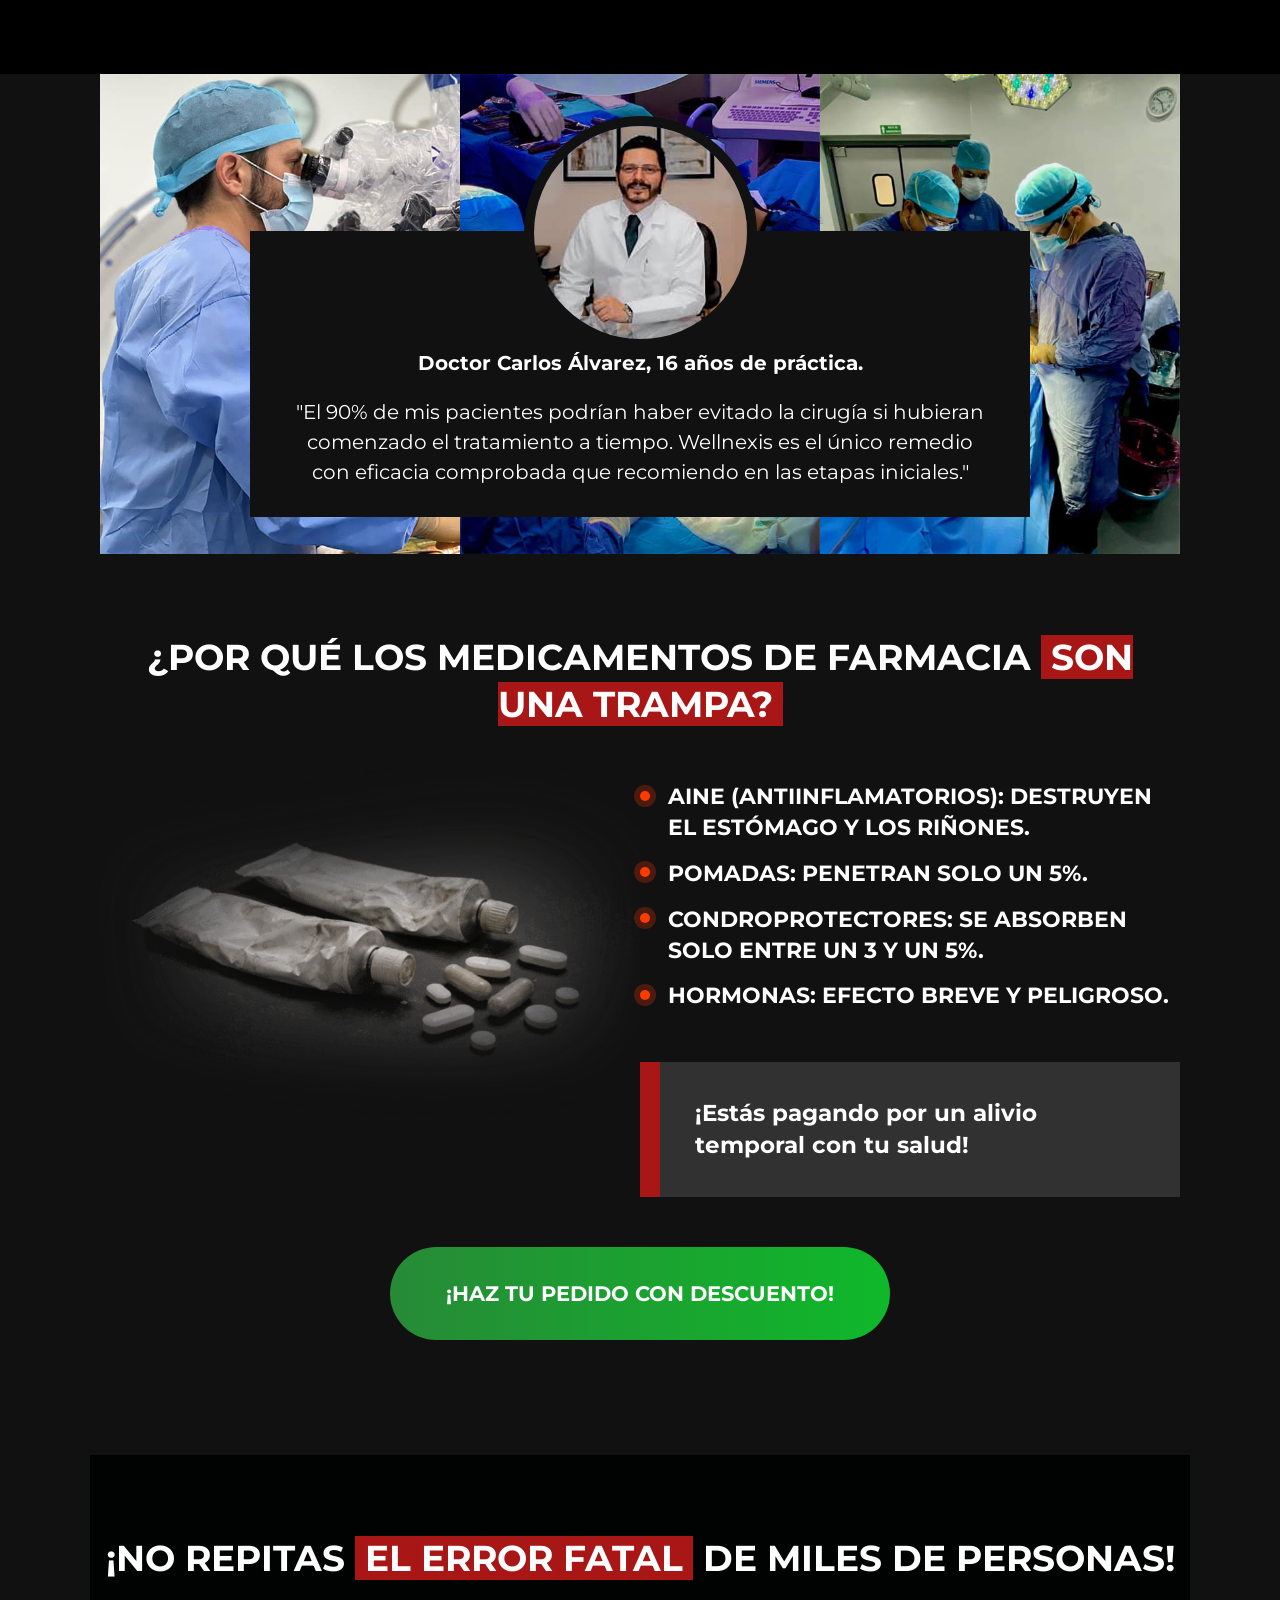
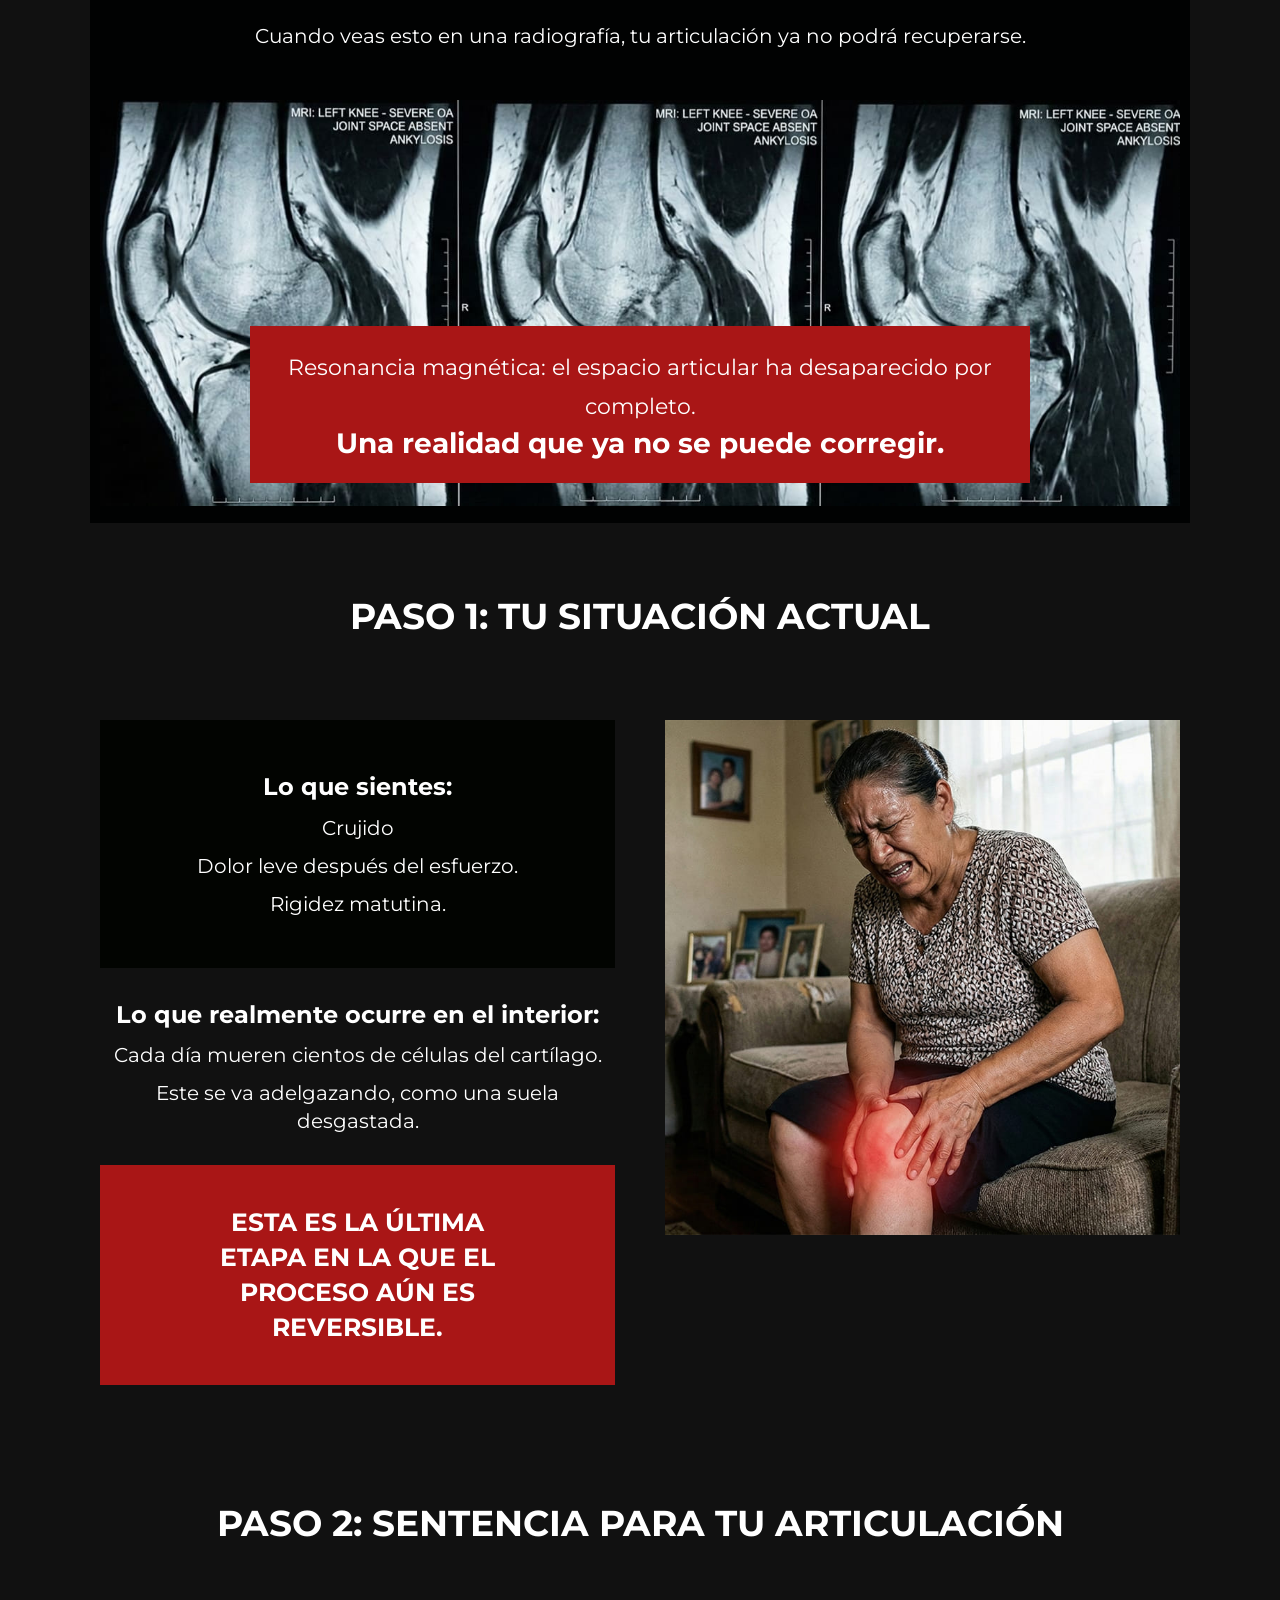
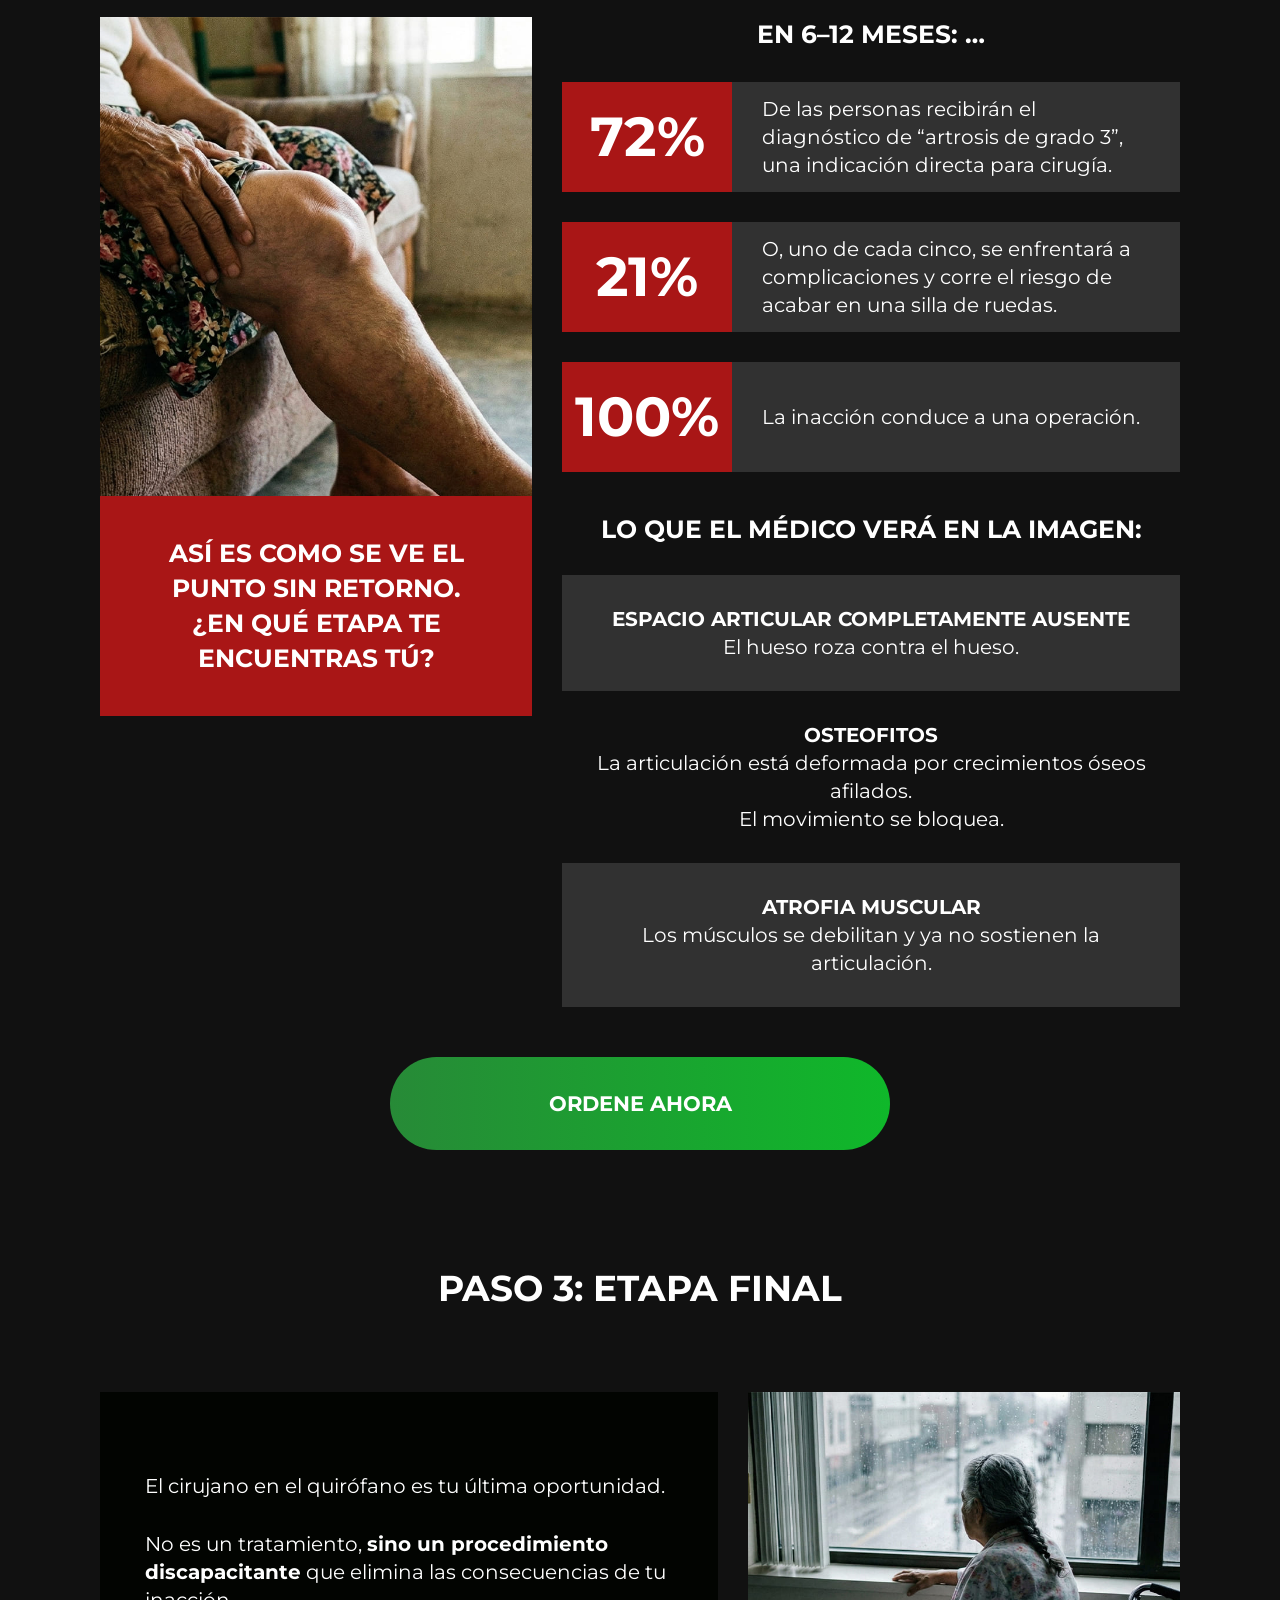
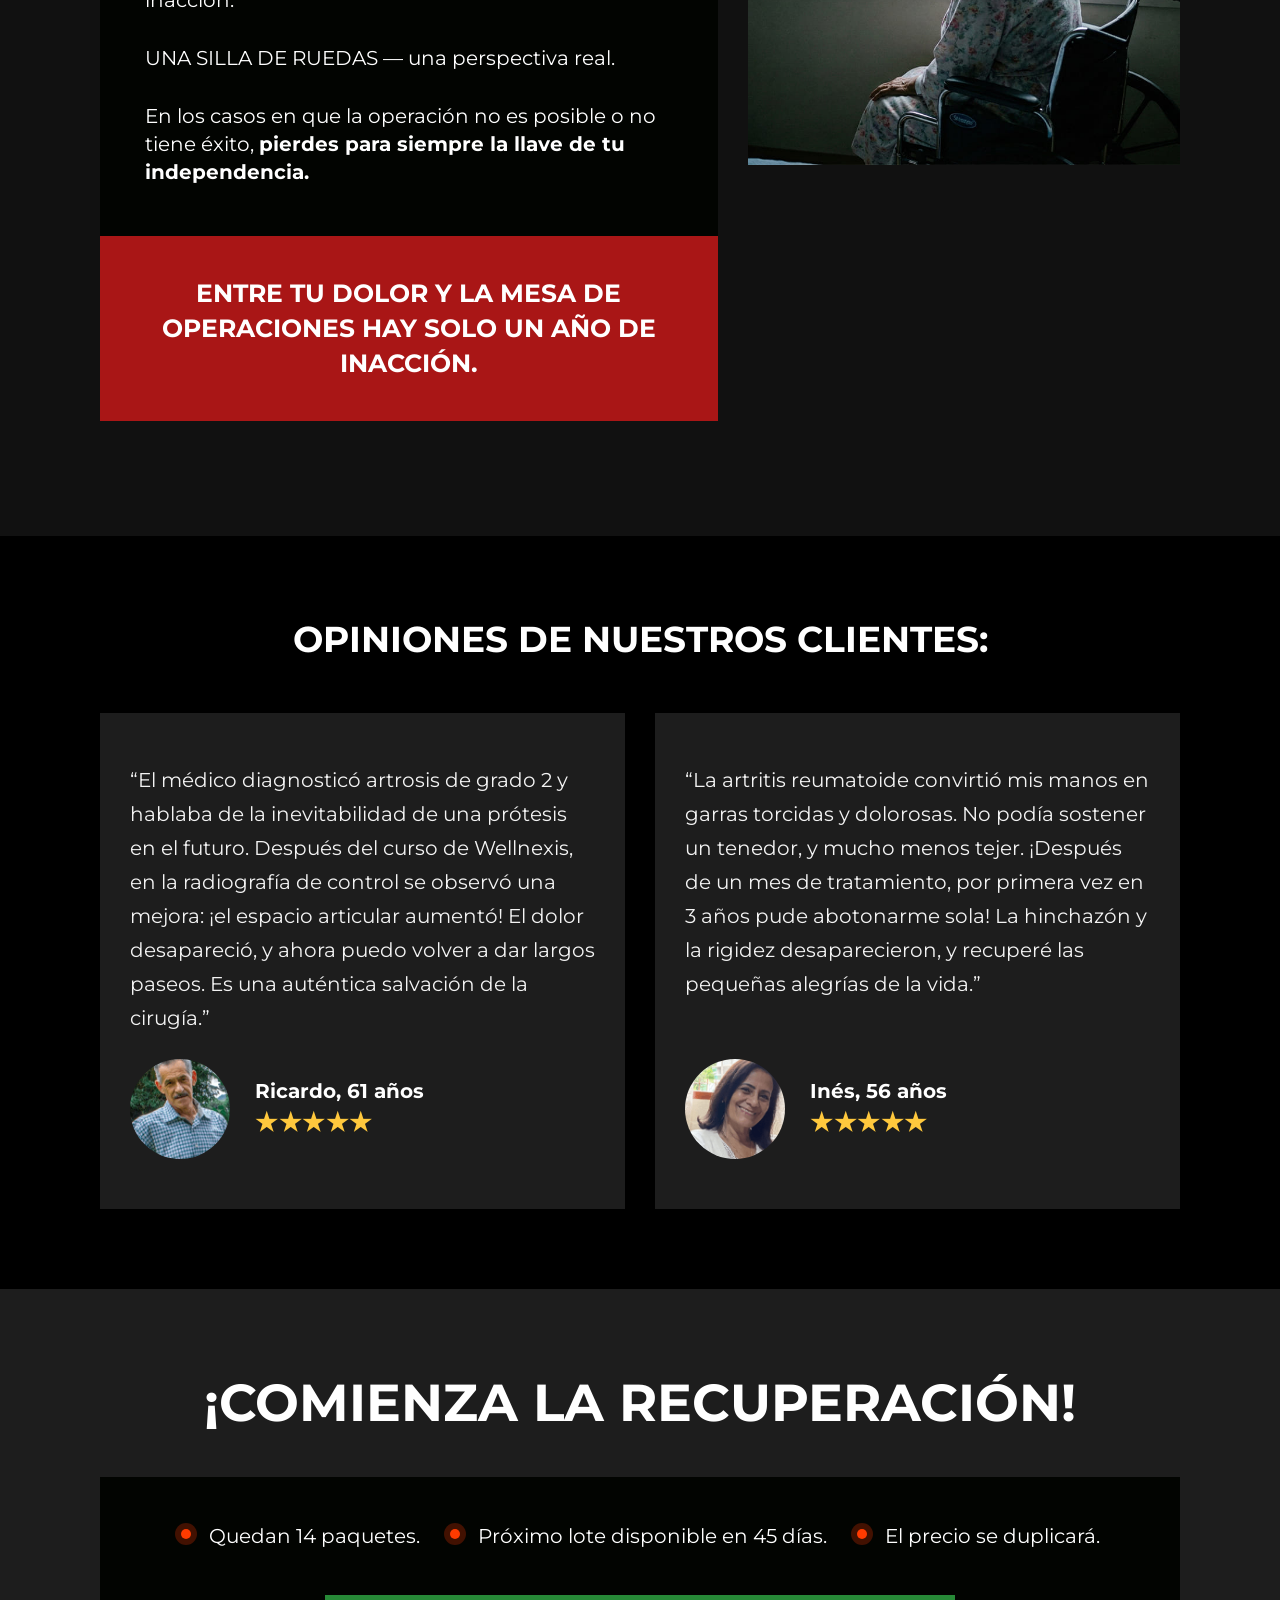
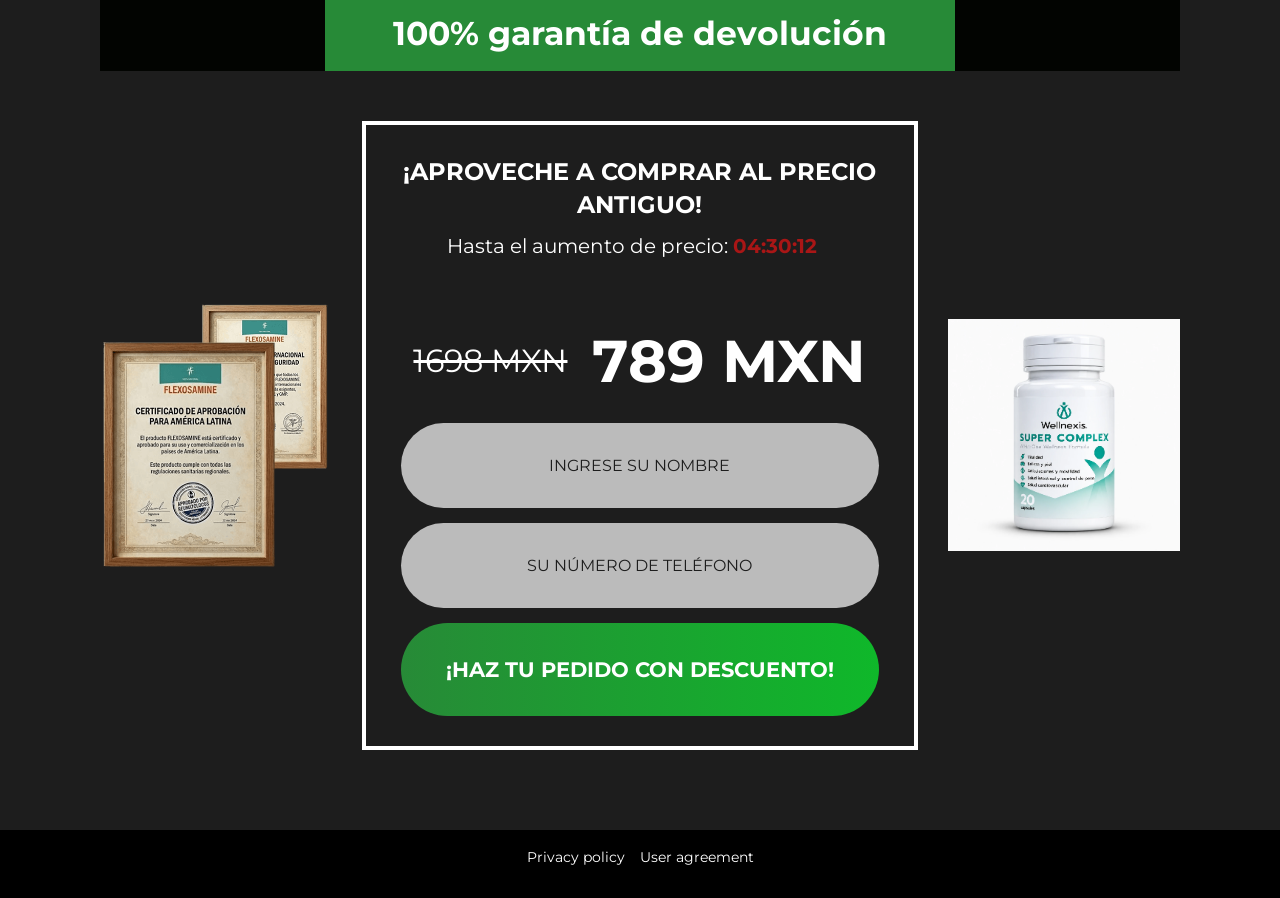
<file: mx/wellnexis-789/index.html>
<!DOCTYPE html>
<html lang="es-MX">
<head>
   <meta charset="utf-8">
   <meta name="viewport" content="width=device-width, initial-scale=1">
   <title>Tus articulaciones ¡envejecen 3 veces más rápido que tú!</title>
   <meta name="description" content="">
   <link rel="shortcut icon" href="../wellnexis-590/favicon.ico">
   <link rel="stylesheet" href="../wellnexis-590/css/reset.css">
   <link rel="stylesheet" href="https://fonts.googleapis.com/css2?family=Montserrat:wght@300;400;500;700;900&display=swap">
   <link rel="stylesheet" href="https://cdn.jsdelivr.net/npm/swiper@11/swiper-bundle.min.css">
   <link rel="stylesheet" href="../wellnexis-590/css/style.css">
   
   <script src="../wellnexis-590/js/jquery/jquery-2.1.3.min.js"></script>
<!--[HEADER]--></head>
<body>

   <header class="header">
      <div class="wrapper">
         <h1 class="header_title">Tus articulaciones <br> <span>¡envejecen 3 veces más rápido</span><br> que tú!</h1>
         <p class="header_text">Cada chasquido y crujido <span>es una señal SOS de cartílagos moribundos.</span> En un año puede ser tarde.</p>
         <ul class="header_list">
            <li>El dolor que despierta por la noche no es normal</li>
            <li>La rigidez matutina es el primer paso hacia la discapacidad</li>
            <li>La restricción de movimientos progresa diariamente</li>
            <li>restaurar las articulaciones antes de cambios irreversibles</li>
         </ul>
         <a class="button" href="#order">¡DETÉNGANLO!</a>
         <p class="header_timer">Hasta el aumento de precio: <span class="timer">04:30:15</span></p>
      </div>
   </header>

   <section class="question">
      <div class="wrapper">
         <h2 class="question_title">¿Sabe lo que está ocurriendo dentro de sus articulaciones AHORA MISMO?</h2>
         <div class="question-block">
            <div class="question-block-col">
               <img src="../wellnexis-590/img/question1.jpg" alt="">
               <h3>INFLAMACIÓN</h3>
               <p>Etapa inicial de la enfermedad</p>
            </div>
            <div class="question-block-col">
               <img src="../wellnexis-590/img/question2.jpg" alt="">
               <h3>ADELGAZAMIENTO DEL CARTÍLAGO</h3>
               <p>Pérdida de protección</p>
            </div>
            <div class="question-block-col">
               <img src="../wellnexis-590/img/question3.jpg" alt="">
               <h3>FRICCIÓN ÓSEA</h3>
               <p>Dolor en los huesos</p>
            </div>
            <div class="question-block-col">
               <img src="../wellnexis-590/img/question4.jpg" alt="">
               <h3>DEFORMACIÓN</h3>
               <p>Ya es irreversible</p>
            </div>
         </div>
         <p class="blockquote">Tomar analgésicos comunes es lo mismo que apagar la alarma en caso de incendio. Solo enmascaran el problema hasta que las articulaciones se destruyen por completo.</b></p>
      </div>
   </section>

   <section class="choice">
      <div class="wrapper">
         <img src="../wellnexis-590/img/choice1.jpg" alt="Atención médica de las articulaciones">
         <img src="../wellnexis-590/img/choice2.jpg" alt="Pareja disfrutando de una caminata">
         <h2>¿Las molestias articulares ya están cambiando tu día a día?</h2>
      </div>
   </section>

   <section class="solution">
      <div class="wrapper">
         <div class="solution-block">
            <h3>SEGUIR POSPONIENDO EL CUIDADO</h3>
            <ul class="custom-list">
               <li>Caminar o subir escaleras puede resultar incómodo.</li>
               <li>La rigidez dificulta tus actividades cotidianas.</li>
               <li>Empiezas a evitar los planes que antes disfrutabas.</li>
               <li>Sigues sin una rutina para cuidar tus articulaciones.</li>
            </ul>
         </div>
         <div class="solution-block" style="border-color:#278A37">
            <h3>EMPEZAR A CUIDARTE HOY</h3>
            <ul class="custom-list">
               <li>Incorpora Wellnexis a tu rutina de cuidado articular.</li>
               <li>Complementa tu día con movimiento y hábitos saludables.</li>
               <li>Da un paso para priorizar tu bienestar y movilidad.</li>
               <li><strong>Wellnexis: precio especial de $789 MXN.</strong></li>
            </ul>
         </div>
      </div>
   </section>

   <section class="order">
      <div class="wrapper">
         <h2>¡Wellnexis — TU ARMA CONTRA LA DESTRUCCIÓN! <br> <span>Recuperación efectiva desde el interior</span></h2>
         <p>Wellnexis no solo alivia el dolor. <br> Activa 3 procesos clave de regeneración que están bloqueados en tu organismo debido a la falta de recursos y la inflamación constante.</p>
         <div class="order-block">
            <div class="order-block-form">
               <h3 class="order-block_h3">¡Aproveche a comprar al precio antiguo!</h3>
               <p class="header_timer">Hasta el aumento de precio: <span class="timer">04:30:15</span></p>
               <form id="main-form" class="main_form" action="#" method="post"><input type="hidden" name="utm_source" value="" /><input type="hidden" name="utm_content" value="" /><input type="hidden" name="utm_term" value="" /><input type="hidden" name="utm_campaign" value="" /><input type="hidden" name="utm_medium" value="" /><input type="hidden" name="subid" value="" /><input type="hidden" name="uuid" value="" /><input type="hidden" name="fbclid" value="" /><input type="hidden" name="gclid" value="" /><input type="hidden" name="cpc" value="" /><input type="hidden" name="cur" value="" />
                                    <p class="main_form-price"><span>1698 mxn</span> 789 mxn</p>
                  <input class="field" name="name" type="text" placeholder="Ingrese su nombre" required>
                  <input class="field" name="phone" type="tel" placeholder="Su número de teléfono" required>
                  <button class="button button-green" type="submit">¡Hacer el pedido con descuento!</button>
               </form>
            </div>
            <img src="../wellnexis-590/img/prod.webp" alt="">
         </div>
         <p class="blockquote" style="text-align:left;">En el tiempo que usted está leyendo este texto, los componentes activos ya podrían haber empezado a restaurar eficazmente su articulación desde dentro.</b></p>
      </div>
   </section>

   <section class="possibility">
      <div class="wrapper">
         <h2>¡SU ÚLTIMA OPORTUNIDAD DE EVITAR LA DISCAPACIDAD!</h2>
         <div class="possibility-block">
            <img src="../wellnexis-590/img/possibility.jpg" alt="">
            <ul class="possibility-list">
               <li>
                  <h3>BLOQUEA la inflamación en su origen</h3>
                  <p>Elimina el dolor en 5 días</p>
               </li>
               <li>
                  <h3>RESTAURA la lubricación de las articulaciones</h3>
                  <p>Elimina la rigidez en 10‑14 días</p>
               </li>
               <li>
                  <h3>CONSTRUYE nuevo tejido cartilaginoso</h3>
                  <p>Devuelve la movilidad en 2‑3 semanas</p>
               </li>
            </ul>
         </div>
      </div>
   </section>

   <section class="decision">
      <div class="wrapper">
         <h2>CON QUÉ PROBLEMAS PUEDE LIDIAR Wellnexis</h2>
         <ul class="decision-list">
            <li><img src="../wellnexis-590/img/decision.svg" alt=""><h3>Artrosis de 1‑2 grado</h3></li>
            <li><img src="../wellnexis-590/img/decision.svg" alt=""><h3>Artritis e inflamaciones</h3></li>
            <li><img src="../wellnexis-590/img/decision.svg" alt=""><h3>Consecuencias de lesiones</h3></li>
            <li><img src="../wellnexis-590/img/decision.svg" alt=""><h3>Rigidez matutina y crujidos</h3></li>
            <li><img src="../wellnexis-590/img/decision.svg" alt=""><h3>Dolor crónico</h3></li>
         </ul>
      </div>
      <div class="decision-bq">
         <div class="wrapper">
            <p class="blockquote">Los analgésicos enmascaran el problema mientras las articulaciones se destruyen. Wellnexis elimina la causa, devolviéndole la libertad de movimiento.</b></p>
         </div>
      </div>
   </section>

   <section class="hide">
      <div class="wrapper">
         <h2 class="hide-title">POR QUÉ LOS MÉDICOS <span>OCULTAN</span> ESTE MÉTODO</h2>
         <div class="hide-article">
            <div class="hide-article-desc">
               <p>¡Porque pone en peligro sus ganancias millonarias! <b>La mayoría de las pastillas son un engaño.</b> No curan, solo atenúan el dolor, convirtiéndolo en un rehén de por vida de las farmacias. <b>Los gigantes farmacéuticos ganan miles de millones con su desconocimiento.</b></p><br>
               <p>Wellnexis desafía este sistema. Activa los mecanismos naturales de auto-sanación del organismo. <b>Es un camino rápido y seguro hacia resultados reales, sin engaños ni dependencia.</b></p>
            </div>
            <img class="hide-article_img" src="../wellnexis-590/img/hide.jpg" alt="">
         </div>
         <center><a href="#order" class="button button-green button-green_page">Ordene ahora</a></center>
         <div class="hide-block">
            <div class="hide-block-col">
               <img src="../wellnexis-590/img/hide1.jpg" alt="">
               <h3>Cúrcuma</h3>
               <p>Detiene la inflamación en su origen</p>
            </div>
            <div class="hide-block-col">
               <img src="../wellnexis-590/img/hide2.jpg" alt="">
               <h3>Cartílago de tiburón</h3>
               <p>Repara los cartílagos dañados</p>
            </div>
            <div class="hide-block-col">
               <img src="../wellnexis-590/img/hide3.jpg" alt="">
               <h3>Hialuronato</h3>
               <p>Proporciona lubricación natural</p>
            </div>
            <div class="hide-block-col">
               <img src="../wellnexis-590/img/hide4.jpg" alt="">
               <h3>Pimienta negra</h3>
               <p>Acelera la acción de los componentes en 20 veces</p>
            </div>
         </div>
         <p class="blockquote">A diferencia de los fármacos químicos, Wellnexis ataca la raíz del problema, no solo enmascara los síntomas.</b></p>
      </div>
   </section>

   <section class="change">
      <div class="wrapper">
         <h2 class="change-title">Tu cuerpo cambiará así:</h2>
         <div class="change-block">
            <div class="change-block-col">
               <img src="../wellnexis-590/img/change1.jpg" alt="">
               <h3>20 días</h3>
               <p>Desaparece el dolor agudo
               <br>Regresa la movilidad
               <br>Se elimina la rigidez matutina</p>
            </div>
            <div class="change-block-col change_svg">
               <img src="../wellnexis-590/img/change1.svg" alt="">
            </div>
            <div class="change-block-col">
               <img src="../wellnexis-590/img/change2.jpg" alt="">
               <h3>40 días</h3>
               <p>Se restaura el tejido cartilaginoso
               <br>Desaparecen las inflamaciones crónicas
               <br>Facilidad de movimiento</p>
            </div>
            <div class="change-block-col change_svg">
               <img src="../wellnexis-590/img/change2.svg" alt="">
            </div>
            <div class="change-block-col">
               <img src="../wellnexis-590/img/change3.jpg" alt="">
               <h3>60 días</h3>
               <p>Regeneración completa de las articulaciones
               <br>Protección contra cambios por la edad
               <br>Vida activa sin dolor</p>
            </div>
         </div>
      </div>
   </section>

   <section class="dr">
      <div class="wrapper">
         <img src="../wellnexis-590/img/dr1.jpg" alt="">
         <img src="../wellnexis-590/img/dr2.jpg" alt="">
         <img src="../wellnexis-590/img/dr3.jpg" alt="">
         <div class="dr-block">
            <img class="dr-block_ava" src="../wellnexis-590/img/dr.jpg" alt="">
            <h3>Doctor Carlos Álvarez, 16 años de práctica.</h3>
            <p>"El 90% de mis pacientes podrían haber evitado la cirugía si hubieran comenzado el tratamiento a tiempo. Wellnexis es el único remedio con eficacia comprobada que recomiendo en las etapas iniciales."</p>
         </div>
      </div>
   </section>

   <section class="trap">
      <div class="wrapper">
         <h2>¿Por qué los medicamentos de farmacia <span>son una trampa?</span></h2>
         <div class="trap-block">
            <img src="../wellnexis-590/img/trap.png" alt="">
            <div class="trap-block-col">
               <ul class="custom-list">
                  <li>AINE (antiinflamatorios): destruyen el estómago y los riñones.</li>
                  <li>Pomadas: penetran solo un 5%.</li>
                  <li>Condroprotectores: se absorben solo entre un 3 y un 5%.</li>
                  <li>Hormonas: efecto breve y peligroso.</li>
               </ul>
               <p class="blockquote">¡Estás pagando por un alivio temporal con tu salud!</b></p>
            </div>
         </div>
         <center><a href="#order" class="button button-green button-green_page">¡Haz tu pedido con descuento!</a></center>
      </div>
   </section>

   <section class="fatal">
      <div class="wrapper">
         <h2>¡No repitas <span>el error fatal</span> de miles de personas!</h2>
         <p>Cuando veas esto en una radiografía, tu articulación ya no podrá recuperarse.</p>
         <div class="fatal-block">
            <div class="fatal-block-img">
               <img src="../wellnexis-590/img/fatal.jpg" alt="">
               <h3><span>Resonancia magnética: el espacio articular ha desaparecido por completo.</span><br> Una realidad que ya no se puede corregir.</h3>
            </div>
         </div>
      </div>
   </section>

   <section class="step1">
      <div class="wrapper">
         <h2>PASO 1: TU SITUACIÓN ACTUAL</h2>
         <div class="step1-block">
            <div class="step1-block-col">
               <div class="step1-block-col-black">
                  <h3>Lo que sientes:</h3>
                  <p>Crujido</p>
                  <p>Dolor leve después del esfuerzo.</p>
                  <p>Rigidez matutina.</p>
               </div>
               <div class="step1-block-col-none">
                  <h3>Lo que realmente ocurre en el interior:</h3>
                  <p>Cada día mueren cientos de células del cartílago.</p>
                  <p>Este se va adelgazando, como una suela desgastada.</p>
               </div>
               <h3 class="step1-block-col-h3">Esta es la última etapa en la que el proceso aún es reversible.</h3>
            </div>
            <img src="../wellnexis-590/img/step1.jpg" alt="">
         </div>
      </div>
   </section>

   <section class="step2">
      <div class="wrapper">
         <h2>PASO 2: SENTENCIA PARA TU ARTICULACIÓN</h2>
         <div class="step2-block">
            <div class="step2-block-col1">
               <img src="../wellnexis-590/img/step2.jpg" alt="">
               <h3>Así es como se ve el punto sin retorno. <br> ¿En qué etapa te encuentras tú?</h3>
            </div>
            <div class="step2-block-col2">
                  <div>
                     <h3 class="step2-block-col2_title">En 6–12 meses: …</h3>
                     <div class="step2-block-col2-percent">
                        <h3>72%</h3>
                        <p>De las personas recibirán el diagnóstico de “artrosis de grado 3”, una indicación directa para cirugía.</p>
                     </div>
                     <div class="step2-block-col2-percent">
                        <h3>21%</h3>
                        <p>O, uno de cada cinco, se enfrentará a complicaciones y corre el riesgo de acabar en una silla de ruedas.</p>
                     </div>
                     <div class="step2-block-col2-percent">
                        <h3>100%</h3>
                        <p>La inacción conduce a una operación.</p>
                     </div>
               </div>
               <div class="step2-block-col2-contain">
                  <h3 class="step2-block-col2_title">Lo que el médico verá en la imagen:</h3><br>
                  <p class="step2-block-col2-contain_text"><b>ESPACIO ARTICULAR COMPLETAMENTE AUSENTE</b> <br> El hueso roza contra el hueso.</p>
                  <p class="step2-block-col2-contain_text contain_text_none-bg"><b>OSTEOFITOS</b><br> La articulación está deformada por crecimientos óseos afilados. <br> El movimiento se bloquea.</p>
                  <p class="step2-block-col2-contain_text"><b>ATROFIA MUSCULAR</b><br> Los músculos se debilitan y ya no sostienen la articulación.</p>
               </div>
            </div>
         </div>
         <center><a href="#order" class="button button-green button-green_page">Ordene ahora</a></center>
      </div>
   </section>

   <section class="step3">
      <div class="wrapper">
         <h2>PASO 3: ETAPA FINAL</h2>
         <div class="step3-block">
            <div class="step3-block-col">
               <div class="step3-block-col-black">
                  <p>El cirujano en el quirófano es tu última oportunidad.</p>
                  <p>No es un tratamiento, <b>sino un procedimiento discapacitante</b> que elimina las consecuencias de tu inacción.</p>
                  <p>UNA SILLA DE RUEDAS — una perspectiva real.</p>
                  <p>En los casos en que la operación no es posible o no tiene éxito, <b>pierdes para siempre la llave de tu independencia.</b></p>
               </div>
               <h3 class="step3-block-col-h3">Entre tu dolor y la mesa de operaciones hay solo un año de inacción.</h3>
            </div>
            <img src="../wellnexis-590/img/step3.jpg" alt="">
         </div>
      </div>
   </section>

   <section class="reviews">
      <div class="wrapper">
         <h2>Opiniones de nuestros clientes:</h2>
         <div class="swiper reviews-swiper">
            <div class="swiper-wrapper">

               <div class="swiper-slide">
                  <div class="review-card">
                     <p class="review-text">
                     “El médico diagnosticó artrosis de grado 2 y hablaba de la inevitabilidad de una prótesis en el futuro. Después del curso de Wellnexis, en la radiografía de control se observó una mejora: ¡el espacio articular aumentó! El dolor desapareció, y ahora puedo volver a dar largos paseos. Es una auténtica salvación de la cirugía.”
                     </p>
                     <div class="review-bottom">
                     <img src="../wellnexis-590/img/rev1.png" alt="">
                     <div>
                        <div class="review-name">Ricardo, 61 años</div>
                        <div class="review-stars">★★★★★</div>
                     </div>
                     </div>
                  </div>
               </div>

               <div class="swiper-slide">
                  <div class="review-card">
                     <p class="review-text">
                     “La artritis reumatoide convirtió mis manos en garras torcidas y dolorosas. No podía sostener un tenedor, y mucho menos tejer. ¡Después de un mes de tratamiento, por primera vez en 3 años pude abotonarme sola! La hinchazón y la rigidez desaparecieron, y recuperé las pequeñas alegrías de la vida.”
                     </p>
                     <div class="review-bottom">
                     <img src="../wellnexis-590/img/rev2.png" alt="">
                     <div>
                        <div class="review-name">Inés, 56 años</div>
                        <div class="review-stars">★★★★★</div>
                     </div>
                     </div>
                  </div>
               </div>

               <div class="swiper-slide">
                  <div class="review-card">
                     <p class="review-text">
                     “Las hernias en la zona lumbar no me dejaban sentarme ni dormir bien. Los analgésicos solo ayudaban por un par de horas. Wellnexis es algo totalmente distinto. No enmascara el dolor, elimina la causa. Después de 3 semanas dormí profundamente por primera vez, y tras 2 meses pude volver a jugar al fútbol con mis hijos. Es un milagro.”
                     </p>
                     <div class="review-bottom">
                     <img src="../wellnexis-590/img/rev3.png" alt="">
                     <div>
                        <div class="review-name">Marcos, 47 años</div>
                        <div class="review-stars">★★★★★</div>
                     </div>
                     </div>
                  </div>
               </div>

            </div>
         </div>
      </div>
   </section>

   <section class="recovery">
      <div class="wrapper">
         <h2 class="recovery_title">¡Comienza la recuperación!</h2>
         <div class="recovery-block-col-ul">
            <ul class="custom-list">
               <li>Quedan 14 paquetes.</li>
               <li>Próximo lote disponible en 45 días.</li>
               <li>El precio se duplicará.</li>
            </ul>
            <h3>100% garantía de devolución</h3>
         </div>
         <div class="recovery-block">
            <img class="recovery-block-col_cert" src="../wellnexis-590/img/cert.png" alt="">
            <div class="recovery-block-col" id="order">
               <div class="order-block-form">
                  <h3 class="order-block_h3">¡Aproveche a comprar al precio antiguo!</h3>
                  <p class="header_timer">Hasta el aumento de precio: <span class="timer">04:30:15</span></p>
                  <form id="main-form" class="main_form" action="#" method="post"><input type="hidden" name="utm_source" value="" /><input type="hidden" name="utm_content" value="" /><input type="hidden" name="utm_term" value="" /><input type="hidden" name="utm_campaign" value="" /><input type="hidden" name="utm_medium" value="" /><input type="hidden" name="subid" value="" /><input type="hidden" name="uuid" value="" /><input type="hidden" name="fbclid" value="" /><input type="hidden" name="gclid" value="" /><input type="hidden" name="cpc" value="" /><input type="hidden" name="cur" value="" />
                                          <p class="main_form-price"><span>1698 mxn</span> 789 mxn</p>
                     <input class="field" name="name" type="text" placeholder="Ingrese su nombre" required>
                     <input class="field" name="phone" type="tel" placeholder="Su número de teléfono" required>
                     <button class="button button-green" type="submit">¡Haz tu pedido con descuento!</button>
                  </form>
               </div>
            </div>
            <img class="recovery-block-col_tov" src="../wellnexis-590/img/tov.webp" alt="">
         </div>
      </div>
   </section>

   <!-- copyright -->
   <footer class="cpu">
      <div class="wrap">
         <a href="#" class="_popup-link" data-target="politics">Privacy policy</a> 
<a href="#" class="_popup-link" data-target="agreement">User agreement</a>      </div>
   </footer>
   <!-- /copyright -->

   <script src="https://cdn.jsdelivr.net/npm/swiper@11/swiper-bundle.min.js"></script>
   <script src="../wellnexis-590/js/main.js"></script>

   <script>
      $(document).ready(function() {
         $('.timer').each(function() {
            const $timer = $(this);
            let timeStr = $timer.text().trim();
            let [hours, minutes, seconds] = timeStr.split(':').map(Number);
            let totalSeconds = hours * 3600 + minutes * 60 + seconds;

            // Запускаем интервал для этого таймера
            const interval = setInterval(() => {
                  if (totalSeconds <= 0) {
                     clearInterval(interval);
                     // По условию — ничего не выводим, просто останавливаем
                     return;
                  }

                  totalSeconds--;

                  // Пересчитываем чч:мм:сс с ведущими нулями
                  const h = Math.floor(totalSeconds / 3600).toString().padStart(2, '0');
                  const m = Math.floor((totalSeconds % 3600) / 60).toString().padStart(2, '0');
                  const s = (totalSeconds % 60).toString().padStart(2, '0');

                  $timer.text(`${h}:${m}:${s}`);
            }, 1000);
         });
      });
   </script>

   <script>
      const reviewsSwiper = new Swiper('.reviews-swiper', {
      spaceBetween: 30,
      loop: true,
      pagination: {
         el: '.swiper-pagination',
         clickable: true,
      },
      breakpoints: {
         0: {
            slidesPerView: 1,
         },
         768: {
            slidesPerView: 2,
         },
         1589: {
            slidesPerView: 3,
         }
      }
      });
   </script>

   
<link rel="stylesheet" href="../wellnexis-590/css/popup.css">
<script>
    $(function(){
       $(document).on("click", "._popup-link", function(){
          var elem = $(this),
              target =  elem.data("target"),
              modal = $("#popup-m1-politicians-container[data-modalname="+target+"]");

          $("body").append(modal);
          modal.fadeIn();
          return false;
       });
       $(document).on("click", "._popup-close", function(){
           var elem = $(this),
               modal = elem.parents("._popup");

           modal.fadeOut();
           return false;
       });
    });
</script>

<!-- popup-m1-politicians-container -->
<div id="popup-m1-politicians-container" class="_popup" style="display:none;" data-modalname="agreement">

    <div class="overlay"></div>
    <div id="popup-m1-politicians">
        <div class="popup-m1-politicians__close _popup-close"></div>
        <div class="popup-m1-politicians__content">
            <div class="popup-m1-content">
                <div class="popup-m1-politicians__title">
                    <h4>Terms of Use</h4>
                </div>
                <div class="popup-m1-politicians__text">
                    <p>The information provided on this website is for informational purposes only and is not intended as a substitute for advice from your physician or other health care professional or any information contained on or in any product label or packaging. An advice of a physician should always be sought before using any type of supplemental dietary product. The products advertised here are not intended to diagnose, cure or prevent any disease. If there is a change in your medical condition, please stop using the product and immediately consult your health care professional.</p>
                    <p>Please keep in mind the fact that the results may vary from individual to individual, depending on health status, sex, age and lifestyle.</p>
                    <p>Be advised that there is a material connection between the Affiliate operating this website and the Provider of the products or services mentioned within it. In addition, the Affiliate may get a monetary commission or non-monetary compensation whenever you take action by clicking on a hyperlink on this website. This includes, but is not limited to, whenever you purchase a product or service from the Provider after clicking an affiliate link on this website.</p>
                    <p>The site recommends daily sports activities and a proper diet, which are the main factors that lead to a healthy lifestyle.</p>
                    <p>All trademarks on this website whether registered or not, are the property of their respective owners. Licensed photos for illustrative purposes only, models are not endorsed.</p>
                    <p>Use of this Website is subject to the following terms and conditions:</p>
                    <p>The contents of this Website are intended to be used for general information purposes only and may be altered at any time, at our discretion.
                        Neither we, nor any third parties involved provide a guarantee to the accuracy, timing, performance, completeness or suitability of the information and materials that can be found and are offered on this Website. You acknowledge that such information and materials may include inaccuracies and also that we are not responsible for any errors or problems which may occur due to such inaccuracies.
                        <br>
                        The use of the information and materials on this Website is entirely under your own risk, for which we cannot be held responsible. It is your own responsibility to ensure that any products, services or information provided by this Website will meet your specific requirements.
                        <br>
                        This Website includes materials that are not in our possession or licensed by us. These materials include, among other things, the design, layout, look, appearance and graphics. The reproduction is totally prohibited as part of the terms and conditions and violates copyright laws.
                        <br>
                        From time to time, this Website may also include links to other Websites. These links are provided at your convenience, in order to provide further information or services. It does not automatically mean that we support these Websites. We take no responsibility for the content of Websites to which we link to.
                        <br>
                        Please note that we do not lie in connection with the companies mentioned on this Website and that we acknowledge that the products, company names and logos are trademarks of their respective owners. The website is just an advertising source, where reviews and pricing information of the product may be found.
                        <br><br>
                        LLC "TD Globus Contract" OGRN 1161832052832 <br>
                        TIN 1840051997, 426072, Izhevsk, <br>
                        St. Molodezhnaya, house 35 office 13.
                    </p>
                </div>
                <div class="popup-m1-politicians__close-button _popup-close _popup-close">Close</div>
            </div>
        </div>
    </div>
    <!-- /popup-m1-politicians -->

</div>
<!-- popup-m1-politicians-container -->

<!-- popup-m1-politicians-container -->
<div id="popup-m1-politicians-container" class="_popup" style="display: none" data-modalname="politics">

    <div class="overlay"></div>
    <div id="popup-m1-politicians">
        <div class="popup-m1-politicians__close _popup-close"></div>
        <div class="popup-m1-politicians__content">
            <div class="popup-m1-content">
                <div class="popup-m1-politicians__title">
                    <h4>Privacy Policy</h4>
                </div>
                <div class="popup-m1-politicians__text">
                    <strong>Your Privacy</strong>
                    <p>Your privacy is important to us. To better protect your privacy we provide this notice explaining our online information practices and the choices you can make about the way your information is collected and used. To make this notice easy to find, we make it available on our homepage and at every point where personally identifiable information may be requested.</p>
                    <p>Other Third Party ad servers or ad networks may also use cookies to track users activities on this website to measure advertisement effectiveness and other reasons that will be provided in their own privacy policies, the website has no access or control over these cookies that may be used by third party advertisers.</p>

                    <strong>Collection of Personal Information</strong>
                    <p>When visiting this website, the IP address used to access the site will be logged along with the dates and times of access. This information is purely used to analyze trends, administer the site, track users movement and gather broad demographic information for internal use. Most importantly, any recorded IP addresses are not linked to personally identifiable information.</p>

                    <strong>Links to third party Websites</strong>
                    <p>We have included links on this site for your use and reference. We are not responsible for the privacy policies on these websites. You should be aware that the privacy policies of these sites may differ from our own.</p>

                    <strong>Changes to this Privacy Statement</strong>
                    <p>The contents of this statement may be altered at any time, at our discretion.</p>
                </div>
                <div class="popup-m1-politicians__close-button _popup-close">Close</div>
            </div>
        </div>
    </div>
    <!-- /popup-m1-politicians -->

</div>
<!-- popup-m1-politicians-container -->

<div id="popup-m1-politicians-container" class="_popup" style="display: none" data-modalname="returnPolicy">
    <div class="overlay"></div>
    <div id="popup-m1-politicians">
        <div class="popup-m1-politicians__close _popup-close"></div>
        <div class="popup-m1-politicians__content">
            <div class="popup-m1-content">
                <div class="popup-m1-politicians__title">
                    <h4>Return Policy</h4>
                </div>
                <div class="popup-m1-politicians__text">
                    <p>If you are not completely happy with any items from your order, you may return them to us within 30 days from the date of delivery (subject to the conditions below) for a refund or store credit (you can choose on your returns form). Please note your returns must be delivered to us within this time frame.</p>
                    <strong>Returns & home pick-ups</strong>
                    <p>We are pleased to offer a returns collection service to all customers for any purchases that meet our Returns Policy. Every package that we ship out includes a pre-paid returns label.</p>
                    <strong>Exchange</strong>
                    <p>To avoid disappointment we advise that you place a new order for any items you wish to exchange for and request a refund for your return, as the items you want may sell out in the time it takes for us to receive your return. We are not able to hold items and cannot guarantee their availability prior to receiving your return.</p>
                    <strong>Conditions for return</strong>
                    <p>Items must be in brand new condition and show no signs of wear with all original packaging, garment tags, and labels still attached. Original shoe boxes and other containers that products are sold in are considered part of the product and must also be returned in undamaged and unused condition. Items returned without their branded packaging will not be accepted.</p>
                    <p>We do not accept items that have been damaged by wear and tear, altered, or washed incorrectly (please check washing instructions on all garments before handling). When trying items on, please be sure they do not come in contact with perfumes, sprays, creams, or other chemicals, and be sure to try shoes on a soft clean surface.</p>
                    <strong>Fees</strong>
                    <p>The delivery cost of the return package will be deducted from the refund amount. This price may vary depending on the weight, volume, and country of the returning package.</p>
                    <p>For orders within the European Union, any shipping or gift wrapping fees are non-refundable. Kindly note that for international orders the costs of gift wrapping, shipping, as well as any import taxes and duties paid are non-refundable.</p>
                    <p>Please note monitors the number and condition of products returned and orders cancelled by customers. Violations of our returns policy, frequent returns or cancellations will be flagged and may, at our discretion, lead to the closure of your account or future orders being refused.</p>
                    <strong>Exclusions</strong>
                    <p>Kindly note that we do accept the return of swimwear, but only if the original hygienic sticker (if applicable) was not removed and it’s still in its place.</p>
                    <p>Notwithstanding the aforementioned policy, reserves the right to make any final decision in case of refund requests based on unique and/or extraordinary circumstances that might arise from objective difficulties during the return process. Also reserves the right to make the final decision in lieu of the returns policy and/or to charge an additional restocking and processing fee might additionally be applied for.</p>
                </div>
                <div class="popup-m1-politicians__close-button _popup-close">Close</div>
            </div>
        </div>
    </div>
</div>

<script>document.querySelectorAll('form.main_form').forEach(function(form){ form.addEventListener('submit',function(ev){ev.preventDefault();alert('Vista previa: el formulario de pedido aún no está conectado.');}); });</script>
</body></html>
</file>
<file: styles.css>
@import url('https://fonts.googleapis.com/css2?family=DM+Sans:wght@400;500;600;700;800&family=Manrope:wght@400;500;600;700;800&display=swap');
:root{--ink:#183629;--muted:#607168;--green:#176547;--green-dark:#123e30;--mint:#e9f4ec;--warm:#fff9ec;--line:#e4eae5;--orange:#f46b40;--shadow:0 12px 40px rgba(13,65,43,.10)}*{box-sizing:border-box}html{scroll-behavior:smooth}body{margin:0;background:#fafbf8;color:var(--ink);font:16px/1.5 'DM Sans',Arial,sans-serif}a{color:inherit}button,input{font:inherit}button{cursor:pointer}button:focus-visible,a:focus-visible,input:focus-visible{outline:3px solid #f6ae73;outline-offset:3px}.container{max-width:1160px;margin:0 auto;padding:0 24px}.top{background:#123e30;color:#fff;font-size:12px;text-align:center;padding:8px 15px}.header{background:#fff;border-bottom:1px solid var(--line)}.head-row{height:72px;display:flex;align-items:center;justify-content:space-between;gap:18px}.brand{font:800 19px/1.1 Manrope,sans-serif;color:var(--green-dark);text-decoration:none;display:flex;align-items:center;gap:9px}.brand svg{width:31px;height:31px}.nav{display:flex;align-items:center;gap:25px;font-size:13px;color:#4c6659;font-weight:700}.nav a{text-decoration:none}.nav a:hover{color:var(--orange)}.nav-cta{padding:12px 19px;border-radius:100px;background:var(--green);color:#fff;text-decoration:none;font-weight:800;font-size:13px}.hero{background:linear-gradient(145deg,#f3f9f0,#fdfdf7);padding:42px 0 48px;position:relative;overflow:hidden}.hero:after{content:'';position:absolute;width:540px;height:540px;background:#dfeedd;border-radius:50%;right:-210px;top:-220px;opacity:.65;pointer-events:none}.hero-grid{position:relative;z-index:1;display:grid;grid-template-columns:1fr 1fr;gap:38px;align-items:center}.eyebrow{font-size:11px;letter-spacing:.13em;font-weight:800;color:var(--green);text-transform:uppercase;display:flex;align-items:center;gap:8px}.dot{width:7px;height:7px;background:#76a67f;border-radius:50%}h1,h2,h3{font-family:Manrope,Arial,sans-serif;letter-spacing:-.045em;line-height:1.13}h1{font-size:clamp(37px,4.25vw,58px);margin:17px 0 17px;font-weight:800}h1 em{font-style:normal;color:var(--green)}.lead{font-size:17px;color:#486055;max-width:550px;line-height:1.65}.hero-bullets{display:flex;flex-wrap:wrap;gap:8px;margin:21px 0}.pill{border:1px solid #c7e1cf;background:#fff9;border-radius:30px;padding:7px 11px;color:#26634b;font-size:12px;font-weight:700}.hero-buttons{display:flex;gap:15px;align-items:center;flex-wrap:wrap;margin-top:24px}.btn{background:var(--orange);color:white;border:0;border-radius:100px;padding:16px 27px;text-decoration:none;font-weight:800;font-size:14px;display:inline-flex;justify-content:center;align-items:center;gap:9px;box-shadow:0 6px 13px #ee684121}.btn:hover{background:#e75e34}.text-link{font-weight:800;color:var(--green);font-size:14px;text-underline-offset:4px}.mini-note{margin-top:13px;color:#6b7c70;font-size:12px}.hero-art{min-height:525px;position:relative;border-radius:30px;overflow:hidden;background:#d7e8d2;box-shadow:var(--shadow)}.hero-art>.lifestyle{width:100%;height:100%;position:absolute;inset:0;object-fit:cover;object-position:60% 50%}.hero-art:after{content:'';position:absolute;inset:40% 0 0;background:linear-gradient(0deg,#0a3822b0,transparent);pointer-events:none}.art-tag{position:absolute;z-index:2;top:20px;left:20px;background:white;border-radius:16px;padding:12px 15px;font-size:12px;font-weight:700;box-shadow:0 5px 30px #0001}.floating-product{position:absolute;z-index:3;right:22px;bottom:23px;width:43%;max-width:215px;filter:drop-shadow(0 14px 15px #10271760)}.photo-disclaimer{position:absolute;z-index:3;bottom:14px;left:18px;color:#fff;font-size:10px;max-width:43%;line-height:1.2}.section{padding:76px 0}.section.alt{background:#f1f7f1}.section-title{font-size:clamp(28px,3.5vw,43px);margin:12px 0 15px;max-width:760px}.section-desc{font-size:16px;color:var(--muted);max-width:680px}.steps-grid,.moments,.feature-grid{display:grid;grid-template-columns:repeat(3,1fr);gap:18px;margin-top:30px}.moment,.feature,.step{background:#fff;border:1px solid #e7ece8;border-radius:21px;padding:25px;box-shadow:0 5px 20px #173d2808}.moment-icon,.feature-icon{font-size:26px;width:51px;height:51px;background:var(--mint);display:grid;place-items:center;border-radius:15px}.moment h3,.feature h3,.step h3{font-size:18px;margin:15px 0 8px;letter-spacing:-.025em}.moment p,.feature p,.step p{font-size:14px;color:#617167;margin:0;line-height:1.6}.split{display:grid;grid-template-columns:1fr 1fr;gap:64px;align-items:center}.product-stage{background:radial-gradient(circle at 50% 44%,#e2f3e2,#f9fcf4 67%);min-height:440px;display:flex;align-items:center;justify-content:center;flex-direction:column;border-radius:30px;border:1px solid #dfecde}.product-stage img{height:320px;max-width:77%;object-fit:contain;filter:drop-shadow(0 12px 14px #1b452640)}.small-label{font-size:11px;color:#73867a}.checks{padding:0;margin:22px 0;list-style:none;display:grid;gap:13px}.checks li{display:flex;align-items:flex-start;gap:11px;font-size:15px}.checks b{color:var(--green)}.checks li:before{content:'✓';color:white;background:var(--green);font-size:11px;border-radius:50%;width:22px;height:22px;flex:none;text-align:center;line-height:22px}.ingredient-grid{display:grid;grid-template-columns:repeat(3,1fr);gap:16px;margin-top:30px}.ingredient{border:1px solid var(--line);background:#fff;border-radius:20px;padding:23px}.ingredient-num{font-size:11px;font-weight:800;color:#739f83;letter-spacing:.12em}.ingredient h3{font-size:18px;margin:12px 0 8px}.ingredient p{font-size:13px;color:var(--muted);margin:0}.callout{background:#fff9e9;border:1px solid #f0e1bf;border-radius:18px;padding:18px 23px;color:#675332;font-size:13px;margin-top:25px}.order-area{background:var(--green-dark);color:#fff;padding:76px 0}.order-area .section-title{color:white}.order-area .section-desc{color:#c7dfd2}.order-grid{display:grid;grid-template-columns:1fr 440px;gap:65px;align-items:start}.order-list{display:grid;gap:19px;margin-top:28px}.order-list div{display:flex;gap:12px;align-items:start}.order-list span{background:#d8eadc;color:var(--green-dark);width:31px;height:31px;border-radius:50%;display:grid;place-items:center;flex:none;font-weight:800}.order-list strong{display:block;font-size:15px}.order-list small{display:block;color:#c3d7cd;font-size:13px;margin-top:3px}.order-form{background:white;color:var(--ink);padding:29px;border-radius:26px;box-shadow:0 14px 40px #03190f45}.order-form h3{font-size:23px;margin:0 0 10px}.price{display:flex;align-items:center;gap:12px;margin:13px 0 16px}.price strong{font:800 38px/1 Manrope;color:var(--green)}.price small{font-size:12px;color:var(--muted)}.offer-label{font-size:12px;color:#617668}.order-form label{font-size:12px;font-weight:800;display:block;margin:13px 0 5px}.order-form input[type='text'],.order-form input[type='tel']{border:1px solid #d5dfd8;border-radius:12px;width:100%;padding:14px;font-size:15px;background:#fcfefd}.consent{display:flex;align-items:start;gap:10px;font-size:12px;color:#58695d;margin:16px 0}.consent input{margin-top:4px}.order-form .btn{width:100%;margin-top:5px}.form-status{min-height:20px;color:#296d4c;font-size:12px;margin:11px 0 0}.form-small{font-size:11px;color:#7b8880;margin:12px 0 0}.faq-list{max-width:840px;margin:26px auto 0}.faq-list details{padding:18px 0;border-bottom:1px solid var(--line)}.faq-list summary{font-weight:800;cursor:pointer;font-size:15px}.faq-list p{color:var(--muted);font-size:14px}.foot{background:#f9faf7;padding:31px 0 100px;color:#728277;font-size:12px}.foot-grid{display:flex;justify-content:space-between;gap:18px;flex-wrap:wrap}.foot a{color:var(--green)}.sticky{display:none}.warn{font-size:13px;line-height:1.6;color:#576f60}.identity{font-weight:700;color:var(--ink)}.no-photo{font-size:11px;color:#8e8e8e;text-align:center;max-width:350px}.source-status{display:inline-flex;background:#f6eee2;color:#826436;border-radius:25px;padding:6px 10px;font-size:11px;font-weight:700;margin-top:10px}.crumb{font-size:12px;color:#63836e;margin-bottom:15px}.back{display:inline-flex;padding:7px 0;font-size:12px;color:var(--green)}
@media(max-width:860px){.hero-grid,.split,.order-grid{grid-template-columns:1fr;gap:30px}.hero{padding:34px 0}.hero-art{min-height:460px}.order-grid{gap:22px}.steps-grid,.feature-grid{grid-template-columns:repeat(2,1fr)}.ingredient-grid{grid-template-columns:repeat(2,1fr)}}
@media(max-width:600px){body{font-size:14px}.container{padding:0 18px}.head-row{height:60px}.brand{font-size:16px}.nav{display:none}.hero{padding:29px 0 34px}.hero-grid{gap:22px}h1{font-size:36px}.lead{font-size:15px;line-height:1.6}.hero-art{min-height:340px;border-radius:21px}.hero-art>.lifestyle{object-position:64% 50%}.floating-product{width:40%;right:8px;bottom:10px;max-height:235px}.art-tag{top:12px;left:12px;font-size:10px;padding:8px}.photo-disclaimer{font-size:9px}.section{padding:53px 0}.section-title{font-size:29px}.section-desc{font-size:14px}.moments,.ingredient-grid,.steps-grid,.feature-grid{grid-template-columns:1fr;gap:12px;margin-top:21px}.moment,.feature,.step{padding:20px}.split{gap:19px}.product-stage{min-height:330px}.product-stage img{height:270px}.order-area{padding:55px 0}.order-form{padding:24px 19px}.foot{padding-bottom:105px}.sticky{display:flex;position:fixed;bottom:0;left:0;right:0;background:#fffc;backdrop-filter:blur(10px);border-top:1px solid #e0e9df;padding:9px 15px;z-index:15;justify-content:space-between;align-items:center;gap:12px;box-shadow:0 -3px 20px #082c1518}.sticky .price-mini{font-size:12px;color:var(--muted)}.sticky strong{display:block;font-size:22px;color:var(--green);line-height:1.1}.sticky .btn{padding:13px 18px;font-size:13px;box-shadow:none}.price strong{font-size:35px}}
@media(prefers-reduced-motion:reduce){html{scroll-behavior:auto}}
</file>
<file: mx/hondrovix-premium/styles.css>
:root{--dark:#021a32;--navy:#00182d;--navy2:#003256;--blue:#0085c8;--cyan:#5de6ff;--light:#edf7fd;--ink:#05172b;--red:#ea091b}*{box-sizing:border-box}html{scroll-behavior:smooth}body{margin:0;background:#00152b;color:#fff;font-family:Arial,Helvetica,sans-serif;-webkit-font-smoothing:antialiased}img{display:block;max-width:100%}h1,h2,h3,p{margin-top:0}h1,h2,h3{letter-spacing:-.035em}h2{font-size:clamp(25px,3.3vw,40px);line-height:1.05}p{line-height:1.33}.shell{width:min(100% - 38px,1180px);margin-inline:auto}.dark{background:radial-gradient(ellipse at 55% 40%,#04517f 0%,#002a4b 37%,#00192f 80%);}.hero{position:relative;overflow:hidden;min-height:580px;background:radial-gradient(ellipse at 69% 43%,#075181 0%,#06355c 34%,#031a32 71%)}.hero:after,.order:after{content:"";position:absolute;inset:0;pointer-events:none;background:repeating-linear-gradient(127deg,transparent,transparent 42px,#58cfff05 43px,transparent 65px)}.hero-grid{display:grid;grid-template-columns:.91fr 1.09fr;align-items:center;min-height:580px;position:relative}.hero-copy{z-index:3;padding:38px 0 42px 34px;max-width:560px}.wordmark{font-size:clamp(29px,3.8vw,46px);font-style:italic;letter-spacing:-.04em;font-weight:900;display:inline-block;line-height:1;margin:0 0 22px;border-bottom:2px solid #b6d7e8;padding-bottom:7px}.hero h1{font-size:clamp(32px,4.1vw,58px);line-height:1.04;font-style:italic;font-weight:900;margin-bottom:10px}.hero h1 em{font-style:inherit;color:var(--cyan)}.hero-body{font-size:clamp(15px,1.55vw,20px);max-width:530px;line-height:1.31;margin-bottom:24px}.hero-product{position:relative;height:580px;display:grid;place-items:center}.hero-product img{height:96%;max-width:none;width:auto;object-fit:contain;z-index:2;position:relative;filter:drop-shadow(0 12px 28px #0008)}.halo{position:absolute;inset:18% -5% 12%;background:radial-gradient(ellipse,#0b8fc9a1 0%,#07a8fa2d 38%,transparent 69%);filter:blur(10px)}.platform{position:absolute;width:93%;height:65px;border:3px solid #60d6ff;box-shadow:0 0 20px #18a9ff,0 10px 30px #0008;background:linear-gradient(180deg,#12649e,#013653);border-radius:50%;bottom:37px}.price-pill{width:220px;max-width:100%;border:2px solid #62ddff;border-radius:18px;background:linear-gradient(135deg,#0d629c,#002744);box-shadow:inset 0 0 12px #2dcfff60,0 0 18px #0075c34d;color:white;padding:5px 12px;text-align:center;display:flex;flex-direction:column;line-height:1.1}.price-pill span{font-size:15px;font-weight:700}.price-pill strong{font-size:48px;white-space:nowrap;font-weight:900;letter-spacing:-.055em}.price-pill small{font-size:.58em}.cta{appearance:none;border:0;text-decoration:none;color:#fff;font-weight:900;cursor:pointer;text-align:center;display:inline-flex;align-items:center;justify-content:center;gap:8px;font-size:17px;line-height:1.1;min-height:49px;padding:13px 24px;border-radius:24px;transition:transform .15s,filter .15s}.cta:hover{transform:translateY(-2px);filter:brightness(1.1)}.cta:focus-visible{outline:3px solid white;outline-offset:3px}.red{background:linear-gradient(#ff202d,#e40016);border:2px solid #ff8995;box-shadow:0 5px 14px #0004}.hero .cta{margin-top:10px;min-width:265px}.hero-mobile-visual{display:none}.symptoms{padding:8px 0 18px}.symptoms h2,.zones h2,.stories h2{text-align:center;margin-bottom:14px}.symptom-grid{display:grid;grid-template-columns:repeat(5,minmax(0,1fr));gap:10px}.symptom-card{border:1px solid #b9d7e5;border-radius:16px;overflow:hidden;min-width:0;background:linear-gradient(#06416a,#001b2f);box-shadow:0 4px 9px #0004}.symptom-card>img{width:100%;height:130px;object-fit:cover}.symptom-info{background:linear-gradient(180deg,#0a3e5d,#001a2d);text-align:center;min-height:120px;padding:0 5px 11px;position:relative}.symptom-symbol{margin:-22px auto 5px;background:#02365b;border:2px solid #a9d9ef;border-radius:100%;height:46px;width:46px;display:grid;place-items:center;font-size:28px;position:relative}.symptom-info h3{font-size:clamp(15px,1.8vw,22px);line-height:1.04;margin:0}.explain{padding:12px 0 25px}.explain-grid{display:grid;grid-template-columns:1fr .95fr;gap:46px;align-items:center}.explain-copy{padding-left:21px;border-left:3px solid var(--cyan)}.explain-copy h2{font-size:clamp(25px,3vw,38px);margin:0 0 15px}.explain-copy p{font-size:clamp(16px,1.65vw,20px);margin:0}.benefit-stack{display:grid;gap:8px}.benefit{border-radius:40px;background:linear-gradient(90deg,#0078b3,#00335b 80%);border:1px solid #207ab4;box-shadow:inset 0 2px 7px #65dcff22;display:flex;align-items:center;gap:20px;min-height:60px;font-size:clamp(15px,1.6vw,20px);line-height:1.1;font-weight:700}.benefit span{width:70px;min-height:58px;flex-shrink:0;background:linear-gradient(110deg,#0a5890,#001e39);border-radius:36px;display:grid;place-items:center;font-size:37px;color:#d0f4ff}.ingredients{padding:10px 0}.ingredient-surface{background:#edf8fe;color:#00152a;border-radius:17px;padding:21px 26px;display:grid;grid-template-columns:32% 1fr;gap:25px;box-shadow:0 0 0 2px #fff8}.ingredient-heading{padding-right:24px;border-right:2px solid #97bad0}.ingredient-heading h2{margin:0 0 8px;font-size:clamp(24px,2.8vw,34px)}.ingredient-heading p{font-size:clamp(12px,1.5vw,17px);margin:0}.ingredients-list{display:grid;grid-template-columns:repeat(4,minmax(0,1fr));gap:11px;align-items:center}.ingredient{text-align:center}.ingredient img{width:105px;height:105px;border-radius:50%;object-fit:cover;margin:0 auto 8px;box-shadow:0 2px 10px #0002;background:white}.ingredient strong{display:block;font-size:clamp(14px,1.5vw,18px);line-height:1.12}.zones{padding:17px 0 24px;position:relative;overflow:hidden}.zones h2{margin:0 0 5px}.zones p{text-align:center;font-size:clamp(15px,1.55vw,19px);margin:0 0 16px}.joints-grid{display:grid;grid-template-columns:repeat(5,minmax(0,1fr));gap:18px;max-width:1020px;margin:auto}.joint-card{text-align:center}.joint-card img{border:2px solid #5dcfff;border-radius:50%;width:min(100%,152px);aspect-ratio:1;object-fit:cover;margin:0 auto 7px;box-shadow:0 0 15px #26c2ff6e;background:#06416c}.joint-card strong{display:block;font-size:clamp(15px,1.55vw,20px);line-height:1.08}.light{background:linear-gradient(120deg,#e2f2fa,#f2f9fd 48%,#dbeef7);color:var(--ink)}.stories{padding:13px 0 7px}.stories h2{margin:0 0 15px;font-size:clamp(24px,2.9vw,36px)}.story-grid{display:grid;grid-template-columns:repeat(3,minmax(0,1fr));gap:10px}.story{background:#f7fcff;border-radius:14px;border:1px solid #c1d9e7;overflow:hidden;display:grid;grid-template-columns:39% 61%;min-height:215px;box-shadow:0 2px 8px #243e4c24}.story>img{height:100%;width:100%;object-fit:cover}.story-quote{padding:10px 10px 8px;display:flex;flex-direction:column}.story-quote p{font-size:clamp(12px,1.1vw,15px);font-style:italic;line-height:1.21;flex:1;margin:0 0 6px}.stars{color:#ffb300;letter-spacing:1px;font-size:18px}.story-quote strong{font-size:14px}.story-quote span{font-size:12px}.real{padding:16px 0}.real-grid{display:grid;grid-template-columns:.82fr 1fr 1fr;align-items:stretch;gap:13px}.real-text{padding:17px 14px}.real-text h2{font-size:clamp(24px,2.8vw,34px);margin:0 0 13px}.real-text p{font-size:clamp(15px,1.45vw,19px);margin:0}.real-grid>img{height:260px;width:100%;object-fit:cover;border-radius:18px}.order{position:relative;background:radial-gradient(ellipse at 40% 50%,#005489,#00172f 80%);padding:15px 0}.order-grid{position:relative;z-index:1;display:grid;grid-template-columns:.85fr .85fr 1fr;gap:16px;align-items:center}.order-product{max-height:230px;width:100%;object-fit:contain;filter:drop-shadow(0 8px 14px #0006)}.order-price{text-align:center}.order-price h2{font-size:clamp(25px,2.8vw,34px);margin-bottom:12px}.order-price .price-pill{margin:auto;width:240px}.order-form{border-left:2px solid #a2deff;padding:12px 0 12px 18px;display:flex;flex-direction:column;gap:8px}.input{display:flex;align-items:center;background:linear-gradient(#fff,#e1f0f7);border:2px solid #c0d2da;border-radius:12px;min-height:44px;box-shadow:0 2px 8px #0003}.field-icon{color:#193b5b;font-size:21px;width:36px;text-align:center}.input input{font:inherit;font-size:15px;min-width:0;flex:1;background:transparent;border:0;outline:0;color:#0c2441;padding:10px}.input:focus-within{outline:2px solid #5bd3ff}.order-form .cta{width:100%}.form-mini{display:flex;justify-content:space-between;gap:3px}.form-mini>span{display:flex;align-items:center;font-size:25px;gap:5px}.form-mini small{font-size:10px;line-height:1.1}.form-status{font-size:12px;margin:0;min-height:1em}.faq{padding:14px 0 24px}.faq-grid{display:grid;grid-template-columns:24% 1fr;align-items:center;gap:20px}.faq-grid h2{font-size:clamp(24px,3vw,39px);margin:0}.faq-items{display:grid;gap:5px}details{background:linear-gradient(#fff,#e3f0f7);border:1px solid #b0cadd;border-radius:10px;box-shadow:0 2px 7px #1d44672a;color:#091d38}details summary{padding:7px 14px;cursor:pointer;font-weight:700;font-size:14px;list-style:none;display:flex;justify-content:space-between;align-items:center}details summary:after{content:'⌄';font-size:20px;line-height:1}details[open] summary:after{content:'⌃'}details p{padding:0 14px 12px;margin:0;font-size:14px} .footer{background:#031b32;color:#d9eefb;padding:30px 0 20px;border-top:1px solid #3e7793}.footer-grid{display:grid;grid-template-columns:1fr 1.4fr 1.2fr;gap:30px}.footer-brand{font-size:29px;font-style:italic;color:#fff}.footer strong{color:#fff}.footer p{font-size:12px;line-height:1.55;margin:8px 0}.footer a{color:#70dffb}.copyright{font-size:12px;color:#9cbccd;margin-top:22px;border-top:1px solid #31516a;padding-top:15px}.sticky-order{display:none}
@media(max-width:950px){.shell{width:min(100% - 30px,760px)}.hero,.hero-grid{min-height:480px}.hero-copy{padding-left:6px}.hero-product{height:480px}.hero-product img{height:95%}.platform{bottom:22px}.story{grid-template-columns:35% 65%}.story-quote{padding:8px}.story-quote p{font-size:12px}.real-grid>img{height:220px}.order-grid{grid-template-columns:.8fr .8fr 1.1fr}.order-product{max-height:185px}}
@media(max-width:640px){body{padding-bottom:67px}.shell{width:calc(100% - 28px)}h2{font-size:26px}.hero{min-height:0}.hero-grid{display:flex;flex-direction:column;min-height:0}.hero-copy{padding:26px 0 22px;width:100%;text-align:center;max-width:none}.wordmark{font-size:35px;margin-bottom:12px}.hero h1{font-size:clamp(31px,8vw,42px);line-height:1.06;margin:0 auto 10px;max-width:460px}.hero-body{font-size:clamp(14px,3.7vw,17px);max-width:480px;margin:0 auto 6px}.hero-mobile-visual{display:block;height:310px;margin:4px auto -12px}.hero-mobile-visual img{width:100%;height:100%;object-fit:contain;filter:drop-shadow(0 7px 18px #0005)}.hero-product{display:none}.hero .price-pill{margin:0 auto 9px;width:220px}.hero .cta{margin-top:0}.symptoms{padding:13px 0}.symptoms h2{font-size:24px}.symptom-grid{display:grid;grid-template-columns:repeat(2,minmax(0,1fr));gap:10px}.symptom-card>img{height:145px}.symptom-info{min-height:95px;padding-bottom:10px}.symptom-info h3{font-size:17px}.symptom-info h3 br{display:none}.symptom-card:last-child{grid-column:1/-1;display:grid;grid-template-columns:1fr 1fr}.symptom-card:last-child img{height:100%;min-height:155px}.symptom-card:last-child .symptom-info{min-height:155px;display:flex;flex-direction:column;justify-content:center}.explain-grid{display:grid;grid-template-columns:1fr;gap:18px}.explain-copy{padding-left:14px}.explain-copy h2{font-size:27px}.explain-copy p{font-size:16px}.benefit{min-height:51px;gap:14px;font-size:16px}.benefit span{min-height:51px;width:60px}.ingredient-surface{grid-template-columns:1fr;gap:12px;padding:20px 13px}.ingredient-heading{border-right:none;border-bottom:1px solid #a0c1d2;padding:0 3px 12px;text-align:center}.ingredient-heading h2{font-size:28px}.ingredient-heading br{display:none}.ingredient-heading p{font-size:14px}.ingredients-list{grid-template-columns:repeat(2,1fr);gap:20px 9px}.ingredient img{width:116px;height:116px}.ingredient strong{font-size:17px}.zones{padding:20px 0}.zones h2{font-size:27px}.zones p{font-size:15px}.wide-break{display:none}.joints-grid{grid-template-columns:repeat(2,1fr);gap:16px 12px}.joint-card img{width:135px}.joint-card strong{font-size:17px}.joint-card:last-child{grid-column:1/-1}.stories h2{font-size:26px}.story-grid{grid-template-columns:1fr;gap:12px}.story{min-height:175px;grid-template-columns:38% 62%}.story-quote{padding:12px}.story-quote p{font-size:clamp(13px,3.4vw,16px)}.story-quote strong{font-size:15px}.real-grid{grid-template-columns:1fr 1fr;gap:10px}.real-text{grid-column:1/-1;text-align:center;padding:6px 8px}.real-text h2{font-size:28px}.real-text p{font-size:16px}.real-grid>img{height:235px}.order-grid{grid-template-columns:1fr;gap:5px}.order-product{max-height:215px}.order-price h2{font-size:27px}.order-price .price-pill{width:240px}.order-form{border-left:0;border-top:1px solid #72b6d6;padding:18px 0 0;margin-top:8px;max-width:490px;width:100%;justify-self:center}.order-form .cta{min-height:55px}.form-mini{justify-content:space-around}.faq-grid{grid-template-columns:1fr;gap:12px}.faq-grid h2{text-align:center}.faq-grid h2 br{display:none}.faq-items details summary{font-size:14px}.footer-grid{grid-template-columns:1fr;gap:18px}.footer{padding:28px 0 20px}.sticky-order{display:flex;position:fixed;bottom:0;left:0;right:0;z-index:20;padding:9px 13px calc(9px + env(safe-area-inset-bottom));background:#021c36ee;backdrop-filter:blur(10px);border-top:1px solid #3da7df;justify-content:space-between;align-items:center;gap:8px;box-shadow:0 -6px 25px #0006}.sticky-order strong{font-size:14px;white-space:nowrap}.sticky-order a{background:linear-gradient(#ff2631,#e00012);border:1px solid #ffa8a8;border-radius:18px;color:white;padding:11px 14px;text-decoration:none;font-size:13px;font-weight:800;white-space:nowrap}}
@media(max-width:355px){.shell{width:calc(100% - 20px)}.hero h1{font-size:29px}.hero-mobile-visual{height:255px}.symptom-card>img{height:118px}.symptom-info h3{font-size:15px}.story-quote p{font-size:12px}.story-quote{padding:8px}.stars{font-size:16px}.real-grid>img{height:180px}.sticky-order strong{font-size:12px}.sticky-order a{font-size:11px;padding:10px}}
@media(min-width:641px) and (max-width:800px){.symptom-card>img{height:100px}.symptom-info h3{font-size:15px}.symptom-info{min-height:99px}.symptom-symbol{width:40px;height:40px;font-size:22px}.ingredient img{width:78px;height:78px}.ingredient strong{font-size:13px}.joint-card img{width:110px}.story-quote p{font-size:10px}.story-quote strong{font-size:11px}.story-quote span{font-size:10px}.story{min-height:190px}.real-text p{font-size:14px}}
</file>
<file: mx/wellnexis-590/css/style.css>
/* styles */
body {
    min-width: 320px;
    background: #000;
    font-family: 'Montserrat', Arial, Helvetica, sans-serif;
    font-weight: 400;
    font-size: 20px;
    line-height: 1.4;
    color: #fff;
    cursor: default;
}

header, section, footer {
    margin: 0 auto;
    max-width: 1920px;
}

.wrapper {
    margin: 0 auto;
    padding: 0 20px;
    width: 1490px;
}

.clearfix:after{
    content: "";
    display: block;
    clear: both;
}

img {
    max-width: 100%;
    height: auto;
}

b {
    font-weight: 700;
}


/*form*/
.main_form input{
    border: none;
    background: #BBBBBB;
    width: 100%;
    height: 85px;
    font-size: 16px;
    font-family: 'Montserrat', Arial, Helvetica, sans-serif;
    color: #000;
    border-radius: 50px;
    margin-bottom: 15px;
    text-align: center;
}
.main_form ::-webkit-input-placeholder {
    color: #1D1D1D;
    text-transform: uppercase;
}
.main_form ::-moz-placeholder {
    color: #1D1D1D;
    text-transform: uppercase;
}
.main_form :-moz-placeholder {
    color: #1D1D1D;
    text-transform: uppercase;
}
.main_form :-ms-input-placeholder {
    color: #1D1D1D;
    text-transform: uppercase;
}
.main_form ::placeholder{
    color: #1D1D1D;
    text-transform: uppercase;
}
.main_form :focus::-webkit-input-placeholder {
    color: transparent;
}
.main_form :focus::-moz-placeholder {
    color: transparent;
}
.main_form :focus:-moz-placeholder {
    color: transparent;
}
.main_form :focus:-ms-input-placeholder {
    color: transparent;
}

.main_form-price {
    display: flex;
    flex-direction: row;
    align-items: center;
    justify-content: center;
    gap: 25px;
    font-size: 59px;
    font-weight: 700;
    text-transform: uppercase;
    margin-bottom: 20px;
}
.main_form-price span {
    font-size: 32px;
    font-weight: 400;
    text-decoration: line-through;
}

/* button */
.button {
    border: none;
    text-decoration: none;
    cursor: pointer;
    position: relative;
    display: block;
    width: fit-content;
    height: auto;
    padding: 33px 45px;
    -webkit-border-radius: 50px;
    -moz-border-radius: 50px;
    border-radius: 50px;
    background: linear-gradient(0deg, #801111, #A91616);
    font-family: 'Montserrat', Arial, Helvetica, sans-serif;
    font-weight: 700;
    color: #fff;
    font-size: 22px;
    line-height: 1.3;
    text-transform: uppercase;
    text-align: center;
    transition: 0.2s ease-in-out;
}
.button:hover {
    background: linear-gradient(0deg, #A91616, #801111);
}
.button-green {
    background: linear-gradient(90deg, #278A37 0%, #0FB82A 100%);
}
.button-green_page {
    width: 500px;
    margin-top: 50px;
}
.button-green:hover {
    background: linear-gradient(90deg, #0FB82A 0%, #278A37 100%);
}
.button:active, .button-green:active {
    top: 2px;
}



/* titles */
h2 {
    font-weight: 700;
    font-size: 36px;
    line-height: 1.3;
    text-align: center;
    margin-bottom: 40px;
    text-transform: uppercase;
}

h2 span {
    background: #A91616;
    padding: 0 10px;
    color: #fff;
}

section{
    padding: 40px 0;
}

/* custom-list */
.custom-list {
  list-style: none;
  padding-left: 0;
}

.custom-list li {
  position: relative;
  padding-left: 28px;
}
.custom-list li::before {
  content: '';
  position: absolute;
  left: 0;
  top: 0.6em;
  width: 10px;
  height: 10px;
  background: #ff3b00;
  border-radius: 50%;
  box-shadow: 0 0 0 6px rgba(255, 59, 0, 0.25);
  transform: translateY(-50%);
}




/* header */
.header {
    background-image: url('../img/header1.png'), url('../img/header2.webp');
    background-repeat: no-repeat, no-repeat;
    background-position: left top, right top;
    background-size: 50% 100%, cover;
    background-color: #000;
    background-attachment: scroll, scroll; /* можно опустить — по умолчанию */
    padding: 80px 0;
}
.header .wrapper {
    display: flex;
    flex-direction: column;
    align-items: center;
    text-align: center;
    gap: 45px;
}
.header_title {
    color: #A91616;
    font-weight: 700;
    font-size: 60px;
    text-transform: uppercase;
}
.header_title span {
    background: #A91616;
    padding: 0 30px;
    color: #fff;;
    font-size: 68px;
}
.header_text {
    max-width: 950px;
    font-size: 24px;
    font-weight: 600;
}
.header_text span {
    color: #A91616;
}
.header_list {
    display: flex;
    flex-direction: column;
    align-items: center;
}
.header_list li {
    background: #a9161646;
    padding: 10px 20px;
    margin: 3px 0;
    font-size: 20px;
    font-weight: 400;
}
.header_timer span {
    font-weight: 700;
    width: 100px;
    display: inline-block;
}

/* question */
.question {
    background: #1D1D1D;
    padding: 30px 0;
    padding-bottom: 80px;
}
.question .wrapper {
    display: flex;
    flex-direction: column;
    align-items: center;
    text-align: center;
    gap: 45px;
}
.question_title {
    max-width: 1110px;
    padding-top: 50px;
}
.question-block {
    display: grid;
    grid-template-columns: repeat(4, 1fr);
    gap: 60px;
}
.question-block-col {
    display: flex;
    flex-direction: column;
    align-items: center;
    text-align: center;

    transition: transform 0.3s ease, box-shadow 0.3s ease;
    cursor: pointer;
    z-index: 1;
}
.question-block-col:hover {
    transform: scale(1.2);
    z-index: 10;
}
.question-block-col img {
    width: 100%;
    aspect-ratio: 1 / 1; /* Делает элемент квадратным */
    object-fit: cover;   /* Обрезает изображение, сохраняя пропорции */
    display: block;      /* Убирает лишнее пространство под изображением */
}
.question-block-col h3 {
    margin: 20px 0;
}


.blockquote {
    width: 100%;
    max-width: 970px;
    background: #313131;
    padding: 35px;
    border-left: 20px solid #A91616;
    text-align: left;
    margin-top: 50px;
}


/* choice */
.choice {
    background-color: #111111;
    padding: 0;
}
.choice .wrapper {
    position: relative;
    display: grid;
    grid-template-columns: 1fr 1fr;
    z-index: 1;
}
.choice .wrapper h2 {
    position: absolute;
    top: 50%;
    left: 50%;
    transform: translate(-50%, -50%);
    width: 100%;
    max-width: 1050px;
    background-color: #111111;
    padding: 20px 35px;
    z-index: 2;
}

/* solution */
.solution {
    background: #1D1D1D;
    margin: 0;
    padding: 0;
}
.solution .wrapper {
    display: flex;
    justify-content: space-around;
}
.solution-block {
    width: 600px;
    display: flex;
    flex-direction: column;
    align-items: center;
    background: #111111;
    padding: 50px;
    border: 4px solid #D23800;
    margin-top: -50px;
    margin-bottom: 80px;
    z-index: 3;
}
.solution-block ul li {
    display: flex;
    gap: 10px;
    text-align: left;
    margin: 15px 0;
}

/* order */
.order {
    background: #1D1D1D;
    padding-bottom: 120px;
}
.order .wrapper {
    display: flex;
    flex-direction: column;
    align-items: center;
}
.order h2 span {
    background: #278A37;
    width: 100%;
    max-width: 955px;
    padding: 20px 35px;
    line-height: 3.5;
}
.order p {
    width: 100%;
    max-width: 955px;
    text-align: center;
}
.order-block {
    display: grid;
    grid-template-columns: 1fr 1.1fr;
    gap: 60px;
    margin-top: 80px;
    margin-bottom: 30px;
}
.order-block_h3 {
    text-align: center;
    text-transform: uppercase;
    font-size: 24px;
    font-weight: 700;
}
.header_timer span {
    color: #A91616;
}
.order-block-form {
    display: flex;
    flex-direction: column;
    align-items: center;
    justify-content: center;
    gap: 15px;
    border: 4px solid #fff;
    padding: 60px;
}
.order-block-form form {
    margin-top: 50px;
}
.order-block-form form button {
    width: 100%;
}

/* possibility */
.possibility {
    background: #010202;
    padding: 80px 0;
}
.possibility .wrapper {
    display: flex;
    flex-direction: column;
    align-items: center;
}
.possibility h2 {
    max-width: 750px;
}
.possibility-block {
    width: 100%;
    display: grid;
    grid-template-columns: 1.5fr 1fr;
    align-items: center;
    gap: 50px;
}
.possibility-block img {
    width: 100%;
    height: fit-content;
    max-width: 725px;
}
.possibility-list li {
    margin-bottom: 35px;
}
.possibility-list li h3 {
    text-transform: uppercase;
    margin-bottom: 15px;
}
.possibility-list li p {
    background: #278A37;
    padding: 10px 20px;
    width: fit-content;
}

/* decision */
.decision {
    background: #1D1D1D;
    padding-top: 80px;
    padding-bottom: 0;
}
.decision-list {
    display: flex;
    flex-wrap: wrap;
    justify-content: center;
    gap: 30px;
    margin: 0 auto;
}

.decision-list li {
    display: flex;
    align-items: center;
    gap: 15px;
    background: #fff;
    padding: 10px 20px;
}
.decision-list li h3 {
    font-size: 22px;
    font-weight: 500;
    text-transform: uppercase;
    color: #010202;
}
.decision-bq {
    background: url('../img/decision.webp');
    object-fit: cover;
    background-repeat: no-repeat;
    padding: 80px 0;
    margin-top: 50px;
}
.decision-bq .wrapper {
    display: flex;
    justify-content: center;
}
.decision-bq .blockquote {
    margin: 0;
    max-width: 810px;
}

/* hide */
.hide {
    background: #1D1D1D;
    padding: 80px 0;
}

.hide .wrapper {
    display: flex;
    flex-direction: column;
    align-items: center;
}

.hide-article {
    display: grid;
    grid-template-columns: 1fr 1fr;
    gap: 80px;
}

.hide-block {
    display: grid;
    grid-template-columns: repeat(4, 1fr);
    gap: 50px;
    margin-top: 80px;
    margin-bottom: 40px;
}

.hide-block-col {
    display: flex;
    flex-direction: column;
    align-items: center;
    text-align: center;
    transition: transform 0.3s ease, box-shadow 0.3s ease;
    cursor: pointer;
    z-index: 1;
}
.hide-block-col:hover {
    transform: scale(1.2);
    z-index: 10;
}
.hide-block-col img {
    width: 100%;
    margin-bottom: 25px;
}
.hide-block-col h3 {
    text-transform: uppercase;
}
.hide-block-col p {
    margin-top: 10px;
}

/* change */
.change {
    padding: 80px 0;
}

.change-block {
    display: grid;
    grid-template-columns: 1fr 0.3fr 1fr 0.3fr 1fr;
    gap: 50px;
    margin-top: 80px;
    margin-bottom: 40px;
    align-items: center;
}
.change-block-col {
    display: flex;
    flex-direction: column;
    text-align: center;
}
.change-block-col h3 {
    margin: 20px;
    text-transform: uppercase;
}
.change-block-col p {
    font-size: 18px;
    text-align: left;
    line-height: 1.7;
}
.change_svg {
    padding-bottom: 150px;
}

/* dr */
.dr {
    background-color: #111111;
    padding: 0;
    margin: 0;
}
.dr .wrapper {
    position: relative;
    display: grid;
    grid-template-columns: 1fr 1fr 1fr;
    z-index: 1;
}
.dr-block {
    position: absolute;
    display: flex;
    flex-direction: column;
    align-items: center;
    top: 50%;
    left: 50%;
    transform: translate(-50%, -50%);
    width: 100%;
    max-width: 780px;
    background-color: #111111;
    padding: 30px 45px;
    z-index: 2;
    margin-top: 60px;
}
.dr-block_ava {
    border-radius: 50%;
    border: 10px solid #111111;
    margin-top: -145px;
}
.dr-block p {
    text-align: center;
    margin-top: 20px;
    line-height: 1.5;
}

/* trap */
.trap {
    background-color: #111111;
    padding: 80px 0;
}
.trap-block {
    display: grid;
    grid-template-columns: 1fr 1fr;
}
.trap-block ul li {
    text-transform: uppercase;
    margin: 15px 0;
    font-size: 22px;
    font-weight: 700;
}
.trap-block .blockquote {
    font-size: 23px;
    font-weight: 700;
}

/* fatal */
.fatal {
    background-color: #111111;
}
.fatal .wrapper {
    background-color: #010202;
    padding-top: 80px;
    padding-bottom: 10px;
    display: flex;
    flex-direction: column;
    align-items: center;
}
.fatal-block img {
    margin-top: 50px;
}
.fatal-block h3 span {
    font-weight: 400;
    font-size: 22px;
}
.fatal-block-img {
    position: relative;
    display: inline-block;
}
.fatal-block-img img {
    display: block;
    max-width: 100%;
    height: auto;
}
.fatal-block-img h3 {
    position: absolute;
    bottom: 5%;
    left: 50%;
    transform: translateX(-50%);
    text-align: center;
    color: #fff;
    background-color: #A91616;
    padding: 20px;
    width: 100%;
    max-width: 780px;
    margin: 0 auto;
    font-weight: 700;
    font-size: 28px;
}

/* step1 */
.step1 {
    background-color: #111111;
}
.step1-block {
    display: grid;
    grid-template-columns: 1fr 1fr;
    gap: 50px;
    margin: 80px 0;
}
.step1-block-col {
    display: flex;
    flex-direction: column;
    justify-content: space-between;
    align-items: center;
    gap: 30px;
}
.step1-block-col-black {
    background: #020401;
    padding: 50px 25px;
    text-align: center;
    width: 100%;
}
.step1-block-col-none {
    text-align: center;
}
.step1-block-col-h3 {
    text-align: center;
    background-color: #A91616;
    font-size: 25px;
    font-weight: 700;
    text-transform: uppercase;
    padding: 40px 120px;
}
.step1-block-col div h3 {
    font-size: 24px;
    font-weight: 700;
}
.step1-block-col div p {
    margin-top: 10px;
}


/* step2 */
.step2 {
    background-color: #111111;
    padding: 0;
    padding-bottom: 80px;
}
.step2-block {
    display: grid;
    grid-template-columns: 1fr 1fr;
    gap: 30px;
    margin-top: 70px;
}
.step2-block-col1, .step2-block-col2 {
    display: flex;
    flex-direction: column;
    align-items: center;
}
.step2-block-col2 {
    gap: 10px;
    justify-content: space-between;
}
.step2-block-col1 h3 {
    width: 100%;
    font-size: 25px;
    background-color: #A91616;
    font-weight: 700;
    text-transform: uppercase;
    padding: 40px;
    text-align: center;
}
.step2-block-col2_title {
    font-size: 25px;
    font-weight: 700;
    text-transform: uppercase;
    text-align: center;
}

.step2-block-col2-percent {
    width: 100%;
    display: flex;
    background: #313131;
    margin: 30px 0;
}
.step2-block-col2-percent h3 {
    color: #fff;
    background: #A91616;
    font-size: 55px;
    line-height: 2;
    display: flex;
    justify-content: center;
    align-items: center;
    width: 100%;
    max-width: 170px;
}
.step2-block-col2-percent p {
    display: flex;
    justify-content: center;
    align-items: center;
    padding: 0 30px;
}
.step2-block-col2-contain {
    width: 100%;
    text-align: center;
}
.step2-block-col2-contain_text {
    padding: 30px 20px;
    background: #313131;
}
.contain_text_none-bg {
    background: #111111;
}


/* step3 */
.step3 {
    background-color: #111111;
}
.step3-block {
    display: grid;
    grid-template-columns: 1fr 1fr;
    gap: 30px;
    margin: 80px 0;
}
.step3-block-col {
    display: flex;
    flex-direction: column;
    justify-content: space-between;
    align-items: center;
}
.step3-block-col-black {
    display: flex;
    flex-direction: column;
    justify-content: center;
    height: 100%;
    background: #020401;
    padding: 50px 45px;
    width: 100%;
}
.step3-block-col-h3 {
    text-align: center;
    background-color: #A91616;
    font-size: 25px;
    font-weight: 700;
    text-transform: uppercase;
    padding: 40px;
}
.step3-block-col-black p {
    margin-top: 30px;
}


/* reviews */
.reviews {
    padding: 80px 0;
}
.reviews-swiper {
    position: relative;
    margin-top: 50px;
}
.swiper-slide {
    height: auto;
    display: flex;
}
.review-card {
    background: #1D1D1D;
    padding: 50px 30px;
    color: #fff;
    min-height: 320px;
    display: flex;
    flex-direction: column;
    justify-content: space-between;
    width: 100%;
}
.review-text {
    font-size: 20px;
    line-height: 1.7;
    opacity: 0.95;
}
.review-bottom {
    display: flex;
    align-items: center;
    margin-top: 24px;
    gap: 25px;
}
.review-bottom img {
    width: 100px;
    height: 100px;
    border-radius: 50%;
    object-fit: cover;
}
.review-name {
    font-weight: 700;
    font-size: 20px;
}
.review-stars {
    color: #ffc83d;
    letter-spacing: 1.5px;
    font-size: 25px;
    font-weight: 700;
}


/* recovery */
.recovery {
    padding: 80px 0;
    background-color: #1D1D1D;
}
.recovery_title {
    font-weight: 700;
    font-size: 52px;
}
.recovery-block {
    display: grid;
    grid-template-columns: 1fr 2fr 1fr;
    align-items: center;
    justify-items: center;
    margin-top: 50px;
    gap: 30px;
}
.recovery-block-col {
    display: flex;
    flex-direction: column;
    align-items: center;
    gap: 50px;
}
.recovery-block-col-ul {
    background: #020401;
    display: flex;
    flex-direction: column;
    align-items: center;
}
.recovery-block-col-ul ul {
    padding: 30px;
    display: flex;
    gap: 30px;
}
.recovery-block-col-ul ul li {
    margin: 15px 0;
}
.recovery-block-col-ul h3 {
    width: 630px;
    text-align: center;
    font-size: 33px;
    font-weight: 700;
    background: #278A37;
    padding: 15px 20px;
}


/* footer */
.cpu{
    padding: 20px 0;
    text-align: center;
    background: #000;
    color: #fff;
}
.cpu img{
    display: block;
    margin: 0 auto 10px;
}
.cpu a{
    display: inline-block;
    margin: 0 5px;
    vertical-align: top;
    color: #fff;
    font-size: 14px;
    line-height: 1.1em;
    text-decoration: none;
}
.cpu a:hover{
    text-decoration: underline;
}



/* адаптивность */

@media screen and (max-width: 1489px) {
    .wrapper{
        width: 1100px;
        padding: 0 10px;
    }
    section{
        padding: 35px 0;
    }
    .question-block {
        gap: 30px;
    }
    .possibility-block {
        grid-template-columns: 1fr 1fr;
    }
    .order-block {
        gap: 25px;
        grid-template-columns: 1.2fr 1fr;
    }
    .order-block-form {
        gap: 10px;
        padding: 30px;
    }
    .step3-block {
        grid-template-columns: 1fr 0.7fr;
    }
    .hide-block {
        gap: 30px;
    }
    .change-block {
        gap: 15px;
        grid-template-columns: 1fr 0.2fr 1fr 0.2fr 1fr;
    }
    .step2-block {
        grid-template-columns: 0.7fr 1fr;
    }
    .button-green {
        font-size: 21px;
    }
    .recovery-block {
        grid-template-columns: 1fr 2.4fr 1fr;
    }
}

@media screen and (max-width: 1300px) {
    .header {
        background-size: cover, cover;
    }
}

@media screen and (max-width: 1100px) {
    .wrapper {
        width: 800px;
    }
    .question .wrapper {
        gap: 30px;
    }
    .question-block {
        grid-template-columns: 1fr 1fr;
    }
    .question-block-col:hover, .hide-block-col:hover {
        transform: none;
    }
    .choice .wrapper h2 {
        font-size: 30px;
    }
    .order h2 span {
        font-size: 25px;
    }
    .order-block {
        grid-template-columns: 1fr 0.6fr;
    }
    .hide-article {
        gap: 25px;
        grid-template-columns: 1fr 0.6fr;
    }
    .hide-block {
        grid-template-columns: 1fr 1fr;
    }
    .dr-block {
        padding: 0;
    }
    .trap-block {
        grid-template-columns: 1fr;
        justify-items: center;
    }
    .fatal .wrapper {
        padding: 30px;
    }
    .step1-block {
        grid-template-columns: 1fr;
    }
    .step1-block-col {
        order: 2
    }
    .step2-block {
        grid-template-columns: 1fr;
    }
    .step3-block {
        grid-template-columns: 1fr;
    }
    .recovery-block {
        grid-template-columns: 1fr;
        gap: 30px;
    }
    .recovery-block-col-ul ul {
        flex-direction: column;
        gap: 0;
    }
    .recovery-block-col .button {
        order: 5;
    }
    .recovery-block-col {
        order: 1;
    }
    .recovery-block-col_cert {
        display: none;
    }
    .recovery-block-col-ul ul li {
        margin: 10px 0;
    }
}

@media screen and (max-width: 799px) {
    .wrapper {
        width: 540px;
        overflow: hidden;
    }
    .header {
        background-image: linear-gradient(to bottom, #0000009c, transparent), url(../img/header2.webp);
        background-repeat: no-repeat, no-repeat;
        background-position: center, right top;
        background-size: 100% 100%, auto;
        padding: 50px 0;
    }
    .header_title {
        font-size: 40px;
    }
    .header_title span {
        font-size: 43px;
        line-height: 0;
    }
    .header .wrapper {
        gap: 20px;
    }
    .header_list li {
        width: 100%;
    }
    h2 {
        font-size: 30px;
    }
    .question-block {
        gap: 20px;
    }
    .solution .wrapper {
        flex-direction: column;
        padding-bottom: 50px;
    }
    .solution-block {
        width: 100%;
        margin-top: 20px;
        margin-bottom: 0;
    }
    .choice .wrapper h2 {
        font-size: 19px;
    }
    .order {
        padding-bottom: 50px;
    }
    .order h2 span {
        font-size: 18px;
    }
    .order-block {
        margin-top: 50px;
        grid-template-columns: 1fr;
    }
    .order-block-form {
        order: 2;
    }
    .order .wrapper .blockquote {
        margin-top: 20px;
    }
    .possibility-block {
        grid-template-columns: 1fr;
        gap: 20px;
    }
    .hide-article {
        grid-template-columns: 1fr;
        gap: 20px;
    }
    .hide-article-desc {
        order: 2;
    }
    .hide-block {
        gap: 20px;
        margin-top: 50px;
    }
    .hide .wrapper .blockquote {
        margin-top: 20px;
    }
    .change_svg {
        display: none;
    }
    .change-block {
        grid-template-columns: 1fr;
        margin-top: 40px;
    }
    .change-block-col {
        flex-direction: row;
        text-align: center;
        align-items: center;
        background: #313131;
        padding-right: 20px;
    }
    .change-block-col img {
        max-width: 200px;
    }
    .change-block-col h3 {
        font-size: 15px;
    }
    .change-block-col p {
        font-size: 17px;
    }
    .dr-block_ava {
        margin-top: 0;
    }
    .dr-block {
        margin-top: 0;
        background-color: #11111100;
    }
    .dr .wrapper {
        height: 500px;
    }
    .fatal-block-img h3 {
        font-size: 17px;
        padding: 10px;
    }
    .fatal-block-img h3 span {
        font-size: 17px;
    }
    .step1-block {
        margin: 50px 0;
    }
    .step3-block {
        margin: 50px 0;
    }
    .step2-block {
        margin-top: 40px;
    }
    .recovery_title {
        font-size: 45px;
    }
    .step2-block-col2-percent h3 {
        max-width: 160px;
    }
    .recovery-block-col-ul h3 {
        width: 100%;
    }
}

/* Wellnexis MX — mobile-first refinements (2026-11) */
@media (max-width: 799px) {
  html { scroll-behavior: smooth; scroll-padding-top: 18px; }
  body { min-width: 0; font-size: 17px; line-height: 1.55; overflow-wrap: break-word; }
  *, *::before, *::after { box-sizing: border-box; }
  header, section, footer { max-width: 100%; }
  .wrapper, .wrap { width: 100%; max-width: 600px; margin-inline: auto; padding-inline: 18px; overflow: visible; }
  section { padding-block: 42px; }
  h2 { font-size: clamp(24px, 6vw, 32px); line-height: 1.22; margin-bottom: 25px; overflow-wrap: anywhere; }
  h2 span { padding: 2px 6px; box-decoration-break: clone; -webkit-box-decoration-break: clone; }
  img { max-width: 100%; height: auto; }
  .button, .button-green_page { display: block; width: 100%; max-width: 500px; margin-inline: auto; padding: 19px 16px; font-size: 17px; line-height: 1.3; border-radius: 28px; white-space: normal; overflow-wrap: anywhere; }
  .header { padding: 50px 0 42px; background-position: center, center top; background-size: cover, cover; }
  .header .wrapper { gap: 20px; }
  .header_title { font-size: clamp(29px, 7vw, 42px); line-height: 1.2; overflow-wrap: anywhere; }
  .header_title span { display: inline; font-size: inherit; line-height: inherit; padding: 2px 8px; box-decoration-break: clone; -webkit-box-decoration-break: clone; }
  .header_text { font-size: 18px; line-height: 1.5; }
  .header_list { width: 100%; align-items: stretch; }
  .header_list li { font-size: 16px; line-height: 1.45; padding: 12px 14px; text-align: left; }
  .header_timer { font-size: 14px; text-align: center; line-height: 1.5; }
  .header_timer span { width: auto; min-width: 80px; white-space: nowrap; }
  .question { padding: 42px 0; }
  .question .wrapper { gap: 22px; }
  .question_title { padding-top: 0; }
  .question-block { width: 100%; gap: 12px; grid-template-columns: repeat(2, minmax(0, 1fr)); }
  .question-block-col { min-width: 0; }
  .question-block-col h3 { margin: 11px 0 6px; font-size: 14px; line-height: 1.3; overflow-wrap: anywhere; }
  .question-block-col p { font-size: 13px; line-height: 1.4; }
  .blockquote { margin-top: 24px; padding: 20px 17px; border-left-width: 6px; font-size: 16px; }
  .choice { padding: 25px 0 0; }
  .choice .wrapper { grid-template-columns: repeat(2, minmax(0,1fr)); gap: 0; }
  .choice .wrapper img { width: 100%; height: 220px; object-fit: cover; }
  .choice .wrapper h2 { position: relative; top: auto; left: auto; transform: none; grid-column: 1 / -1; grid-row: 2; max-width: 100%; margin: 0; padding: 22px 12px; font-size: 22px; }
  .solution .wrapper { gap: 14px; padding-block: 25px 42px; }
  .solution-block { padding: 23px 20px; border-width: 3px; width: 100%; margin: 0; }
  .solution-block h3 { font-size: 22px; }
  .solution-block ul { width: 100%; }
  .solution-block ul li { font-size: 16px; }
  .order { padding-bottom: 50px; }
  .order h2 span { display: inline; width: auto; max-width: 100%; padding: 3px 8px; font-size: inherit; line-height: 1.6; }
  .order > .wrapper > p { font-size: 16px; }
  .order-block { display: flex; flex-direction: column; width: 100%; gap: 20px; margin-top: 30px; }
  .order-block > img { order: 0; display: block; width: min(100%, 330px); max-height: 360px; object-fit: contain; margin: 0 auto; }
  .order-block-form { order: 1; width: 100%; min-width: 0; padding: 25px 17px; border-width: 2px; gap: 12px; }
  .order-block_h3 { font-size: 20px; line-height: 1.3; text-align: center; }
  .order-block-form form { width: 100%; margin-top: 12px; }
  .main_form-price { gap: 9px; flex-wrap: wrap; font-size: clamp(29px, 9vw, 42px); margin-bottom: 20px; line-height: 1.2; }
  .main_form-price span { font-size: clamp(18px, 5vw, 23px); }
  .main_form input { height: 58px; font-size: 16px; padding: 0 15px; margin-bottom: 12px; }
  .main_form .button { min-height: 60px; font-size: 16px; }
  .possibility { padding-block: 45px; }
  .possibility-block { gap: 22px; }
  .possibility-list { width: 100%; padding-left: 20px; }
  .possibility-list li { margin-bottom: 22px; }
  .possibility-list li h3 { font-size: 17px; line-height: 1.35; margin-bottom: 10px; }
  .possibility-list li p { max-width: 100%; font-size: 15px; }
  .decision { padding-top: 45px; }
  .decision-list { gap: 10px; }
  .decision-list li { width: 100%; padding: 12px 14px; gap: 12px; }
  .decision-list li img { width: 28px; flex: 0 0 28px; }
  .decision-list li h3 { font-size: 16px; line-height: 1.35; }
  .decision-bq { padding-block: 38px; margin-top: 35px; background-size: cover; background-position: center; }
  .hide { padding-block: 44px; }
  .hide-article { gap: 20px; }
  .hide-article_img { width: 100%; max-height: 400px; object-fit: contain; }
  .hide-block { gap: 23px 13px; margin-top: 40px; grid-template-columns: repeat(2,minmax(0,1fr)); }
  .hide-block-col { min-width: 0; }
  .hide-block-col img { margin-bottom: 12px; }
  .hide-block-col h3 { font-size: 15px; line-height: 1.35; }
  .hide-block-col p { font-size: 14px; line-height: 1.5; }
  .change { padding-block: 45px; }
  .change-block { gap: 15px; margin: 25px 0 0; }
  .change-block-col:not(.change_svg) { display: grid; grid-template-columns: 120px minmax(0,1fr); align-items: center; column-gap: 14px; padding: 12px; text-align: left; }
  .change-block-col img { grid-row: 1 / span 2; width: 100%; max-width: none; height: 125px; object-fit: cover; }
  .change-block-col h3 { margin: 0 0 5px; font-size: 18px; }
  .change-block-col p { font-size: 14px; line-height: 1.45; }
  .dr { padding: 35px 0; }
  .dr .wrapper { display: grid; grid-template-columns: repeat(3,minmax(0,1fr)); height: auto; gap: 6px; }
  .dr .wrapper > img { width: 100%; height: 140px; object-fit: cover; }
  .dr-block { position: relative; inset: auto; transform: none; grid-column: 1 / -1; width: 100%; max-width: none; margin: 12px 0 0; padding: 20px 15px; background: #202020; }
  .dr-block_ava { width: 110px; height: 110px; object-fit: cover; margin: 0 0 12px; border-width: 4px; }
  .dr-block h3 { font-size: 18px; text-align: center; }
  .dr-block p { font-size: 15px; line-height: 1.6; }
  .trap { padding-block: 44px; }
  .trap-block { gap: 16px; }
  .trap-block > img { width: 100%; max-height: 350px; object-fit: contain; }
  .trap-block ul li { margin: 13px 0; font-size: 16px; }
  .trap-block .blockquote { font-size: 17px; }
  .fatal { padding: 35px 0; }
  .fatal .wrapper { padding: 25px 18px; }
  .fatal-block img { margin-top: 18px; }
  .fatal-block-img h3 { position: static; transform: none; max-width: none; padding: 17px; font-size: 17px; line-height: 1.45; }
  .fatal-block-img h3 span { font-size: 16px; }
  .step1-block, .step3-block { gap: 22px; margin: 30px 0 0; }
  .step1-block > img, .step3-block > img { width: 100%; max-height: 420px; object-fit: contain; }
  .step1-block-col { gap: 15px; }
  .step1-block-col-black, .step3-block-col-black { padding: 22px 18px; }
  .step1-block-col div h3 { font-size: 20px; }
  .step1-block-col-h3, .step3-block-col-h3 { width: 100%; padding: 20px 15px; font-size: 18px; }
  .step2 { padding-block: 35px 45px; }
  .step2-block { gap: 22px; margin-top: 24px; }
  .step2-block-col1 h3 { padding: 20px 12px; font-size: 18px; }
  .step2-block-col2_title { font-size: 19px; }
  .step2-block-col2-percent { margin: 12px 0; min-width: 0; }
  .step2-block-col2-percent h3 { max-width: 110px; min-width: 95px; font-size: 31px; line-height: 1.2; padding: 10px; }
  .step2-block-col2-percent p { min-width: 0; padding: 13px; font-size: 14px; line-height: 1.4; }
  .step2-block-col2-contain_text { padding: 18px 12px; }
  .step3-block-col-black p { margin-top: 18px; }
  .reviews { padding-block: 45px; }
  .reviews-swiper { margin-top: 25px; width: 100%; min-width: 0; overflow: hidden; }
  .review-card { min-height: 0; padding: 25px 19px; }
  .review-text { font-size: 16px; line-height: 1.65; }
  .review-bottom { gap: 13px; }
  .review-bottom img { width: 65px; height: 65px; flex: 0 0 65px; }
  .review-name { font-size: 16px; }
  .review-stars { font-size: 20px; }
  .recovery { padding: 45px 0 55px; }
  .recovery_title { font-size: clamp(27px,7vw,38px); }
  .recovery-block-col-ul { padding: 17px 15px 0; }
  .recovery-block-col-ul ul { width: 100%; padding: 12px 12px 18px; }
  .recovery-block-col-ul h3 { width: 100%; font-size: 20px; padding: 15px 12px; }
  .recovery-block { display: flex; flex-direction: column; width: 100%; gap: 20px; margin-top: 24px; }
  .recovery-block-col { width: 100%; gap: 15px; }
  .recovery-block-col .order-block-form { width: 100%; }
  .recovery-block-col_tov { width: min(100%,290px); max-height: 330px; object-fit: contain; }
  .cpu { padding: 23px 15px; }
  .cpu a { display: inline-block; padding: 8px; font-size: 14px; }
  ._popup, ._popup * { max-width: 100%; }
}
@media (max-width: 380px) {
  .wrapper, .wrap { padding-inline: 14px; }
  .header_title { font-size: 28px; }
  .header_title span { padding-inline: 4px; }
  .button, .button-green_page { font-size: 15px; padding-inline: 12px; }
  .question-block { gap: 10px; }
  .question-block-col h3 { font-size: 12px; }
  .choice .wrapper img { height: 170px; }
  .order-block-form { padding: 20px 12px; }
  .change-block-col:not(.change_svg) { grid-template-columns: 92px minmax(0,1fr); gap: 10px; }
  .change-block-col img { height: 110px; }
  .change-block-col h3 { font-size: 16px; }
  .change-block-col p { font-size: 13px; }
  .step2-block-col2-percent h3 { min-width: 75px; max-width: 85px; font-size: 25px; }
  .step2-block-col2-percent p { font-size: 13px; }
}


/* Clearer comparison cards for the Mexican Wellnexis offer */
.solution-block { gap: 22px; }
.solution-block h3 { font-size: clamp(21px, 2vw, 27px); line-height: 1.28; text-align: center; }
.solution-block ul { width: 100%; }
.solution-block ul li { display: list-item; padding-left: 30px; line-height: 1.5; margin: 14px 0; }
.solution-block ul li::before { top: .78em; }
@media (max-width: 799px) {
  .solution-block { gap: 12px; }
  .solution-block h3 { font-size: 20px; }
  .solution-block ul li { font-size: 16px; margin: 12px 0; }
}
</file>
<file: mx/wellnexis-590/css/popup.css>
/*popup style*/
#popup-m1-politicians-container,
#popup-m1-politicians-container #popup-m1-politicians,
#popup-m1-politicians-container .popup-m1-politicians__close,
#popup-m1-politicians-container .popup-m1-politicians__title,
#popup-m1-politicians-container .popup-m1-politicians__title>h4,
#popup-m1-politicians-container .popup-m1-politicians__text,
#popup-m1-politicians-container .popup-m1-politicians__text>p,
#popup-m1-politicians-container .popup-m1-politicians__close-button{
	background: none;
	position: static;
	float: none;
	outline: 0;
	padding: 0;
	margin: 0;
	border: 0;
	color: #333;
	text-align: left;
	border-radius: 0 0 0 0;
	width: auto;
	height: auto;
	font-family: 'Arial', 'Helvetica', sans-serif;
	font-size: 16px;
	font-weight: 400;
	line-height: 1.5em;
	letter-spacing: normal;
	text-decoration: none;
	text-transform: none;
	vertical-align: baseline;
	-webkit-box-sizing: border-box;
	box-sizing: border-box;
	-webkit-box-shadow: 0 0 0 0 rgba(0, 0, 0, 0), inset 0 0 0 0 rgba(0, 0, 0, 0);
	box-shadow: 0 0 0 0 rgba(0, 0, 0, 0), inset 0 0 0 0 rgba(0, 0, 0, 0);
	text-shadow: 0 0 0 rgba(0, 0, 0, 0);
	-webkit-touch-callout: none;
	-webkit-user-select: none;
	-moz-user-select: none;
	-ms-user-select: none;
	user-select: none;
}

#popup-m1-politicians-container{
	position: fixed;
	z-index: 9999999;
	width: 100%;
	height: 100%;
	top: 0;
	left: 0;
	overflow: hidden;
	padding: 20px;
}

#popup-m1-politicians-container .overlay{
	position: absolute;
	width: 100%;
	height: 100%;
	top: 0;
	left: 0;
	background: rgba(0,0,0,0.6);
	z-index: 1000;
}

#popup-m1-politicians-container #popup-m1-politicians{
	position: relative;
	background: #fff;
	max-width: 1000px;
	width: 100%;
	max-height: 100%;
	border-radius: 6px;
	top: 0;
	bottom: 0;
	margin: 0 auto;
	overflow-y: auto;
	z-index: 9000;
}

.popup-m1-content{
	overflow-y: auto;
	padding: 0 0 10px 0;
}


#popup-m1-politicians .popup-m1-politicians__content{
	padding: 20px 3%;
}

#popup-m1-politicians .popup-m1-politicians__close{
	width: 20px;
	height: 20px;
	position: absolute;
	top: 15px;
	right: 15px;
	cursor: pointer;
}

#popup-m1-politicians .popup-m1-politicians__close:before,
#popup-m1-politicians .popup-m1-politicians__close:after{
	content: '';
	width: 100%;
	height: 2px;
	background: #444;
	position: absolute;
	top: 50%;
	margin-top: -1px;
}

#popup-m1-politicians .popup-m1-politicians__close:hover:before,
#popup-m1-politicians .popup-m1-politicians__close:hover:after{
	background: #000;
}

#popup-m1-politicians .popup-m1-politicians__close:before{
	-webkit-transform: rotate(45deg);
	-ms-transform: rotate(45deg);
	transform: rotate(45deg);
}

#popup-m1-politicians .popup-m1-politicians__close:after{
	-webkit-transform: rotate(-45deg);
	-ms-transform: rotate(-45deg);
	transform: rotate(-45deg);
}

#popup-m1-politicians .popup-m1-politicians__title{
	margin-bottom: 20px;
	padding-right: 20px;
}

#popup-m1-politicians .popup-m1-politicians__title>h4{
	font-size: 24px;
	line-height: 1.1em;
	font-weight: 700;
}

#popup-m1-politicians .popup-m1-politicians__text>p{
	margin-bottom: 15px;
}

#popup-m1-politicians .popup-m1-politicians__text>p:last-child{
	margin-bottom: 0;
}

#popup-m1-politicians .popup-m1-politicians__close-button{
	position: relative;
	cursor: pointer;
	text-align: center;
	width: 160px;
	background: #6c757d;
	font-size: 16px;
	height: 50px;
	line-height: 50px;
	color: #fff;
	font-weight: 700;
	text-shadow: 1px 1px 1px rgba(0,0,0,0.15);
	border-radius: 8px;
	margin: 20px auto 0;
	-webkit-transition: all ease .2s;
	-o-transition: all ease .2s;
	transition: all ease .2s;
}
#popup-m1-politicians .popup-m1-politicians__close-button:hover{
	background: #5a6268;
}
#popup-m1-politicians .popup-m1-politicians__close-button:active{
	top: 2px;
}
</file>
